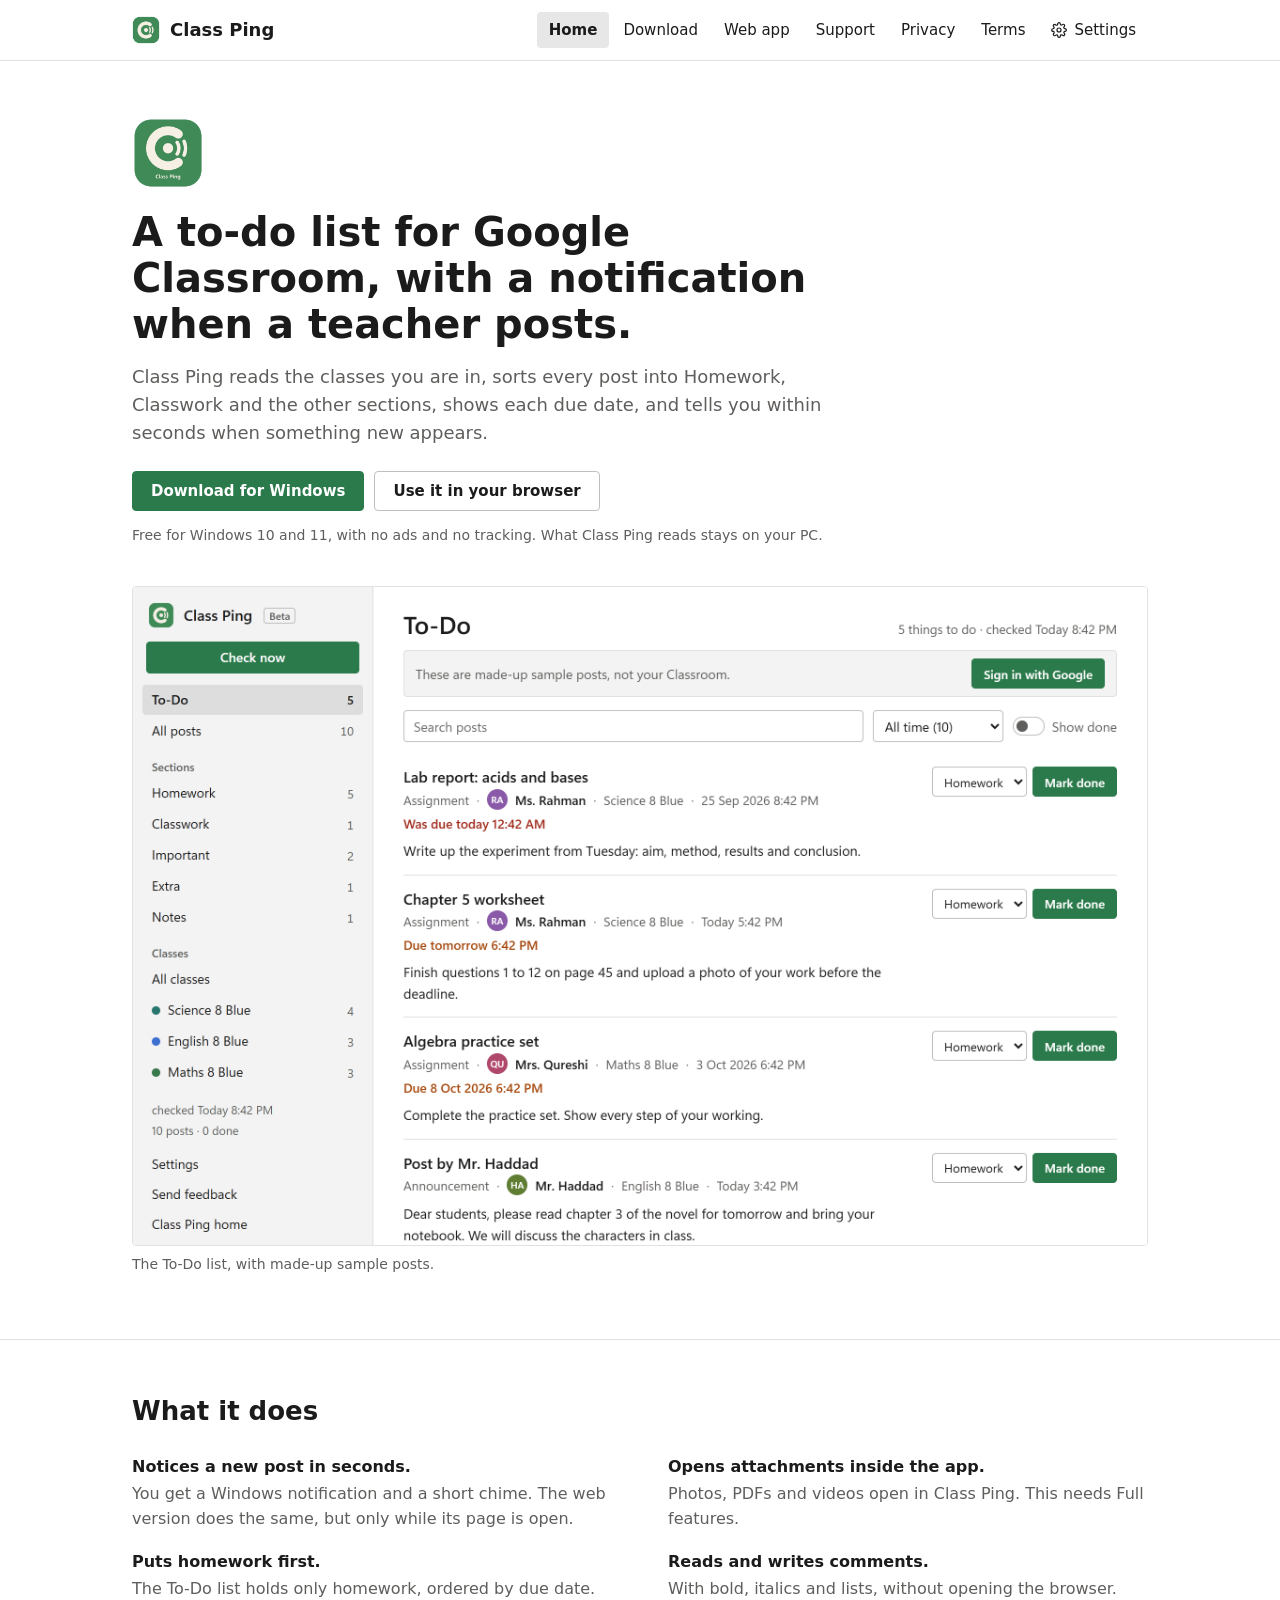
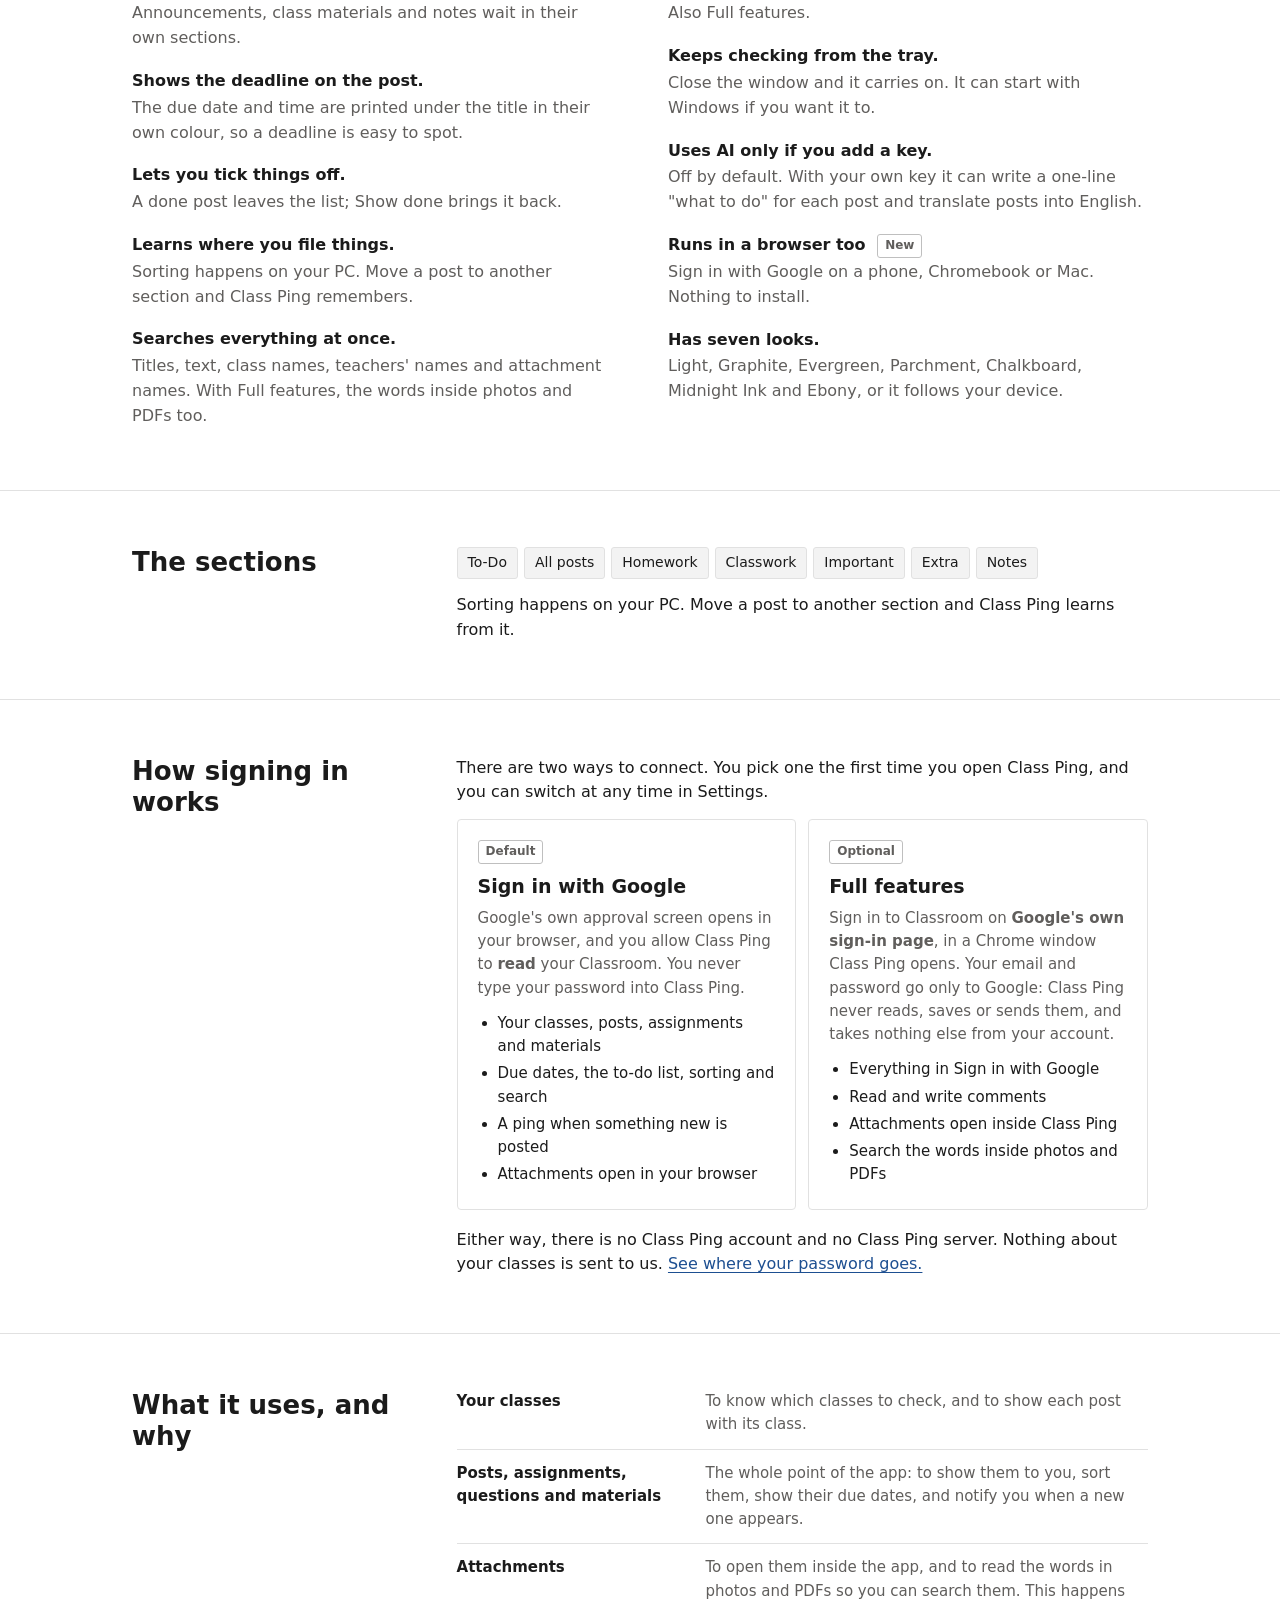
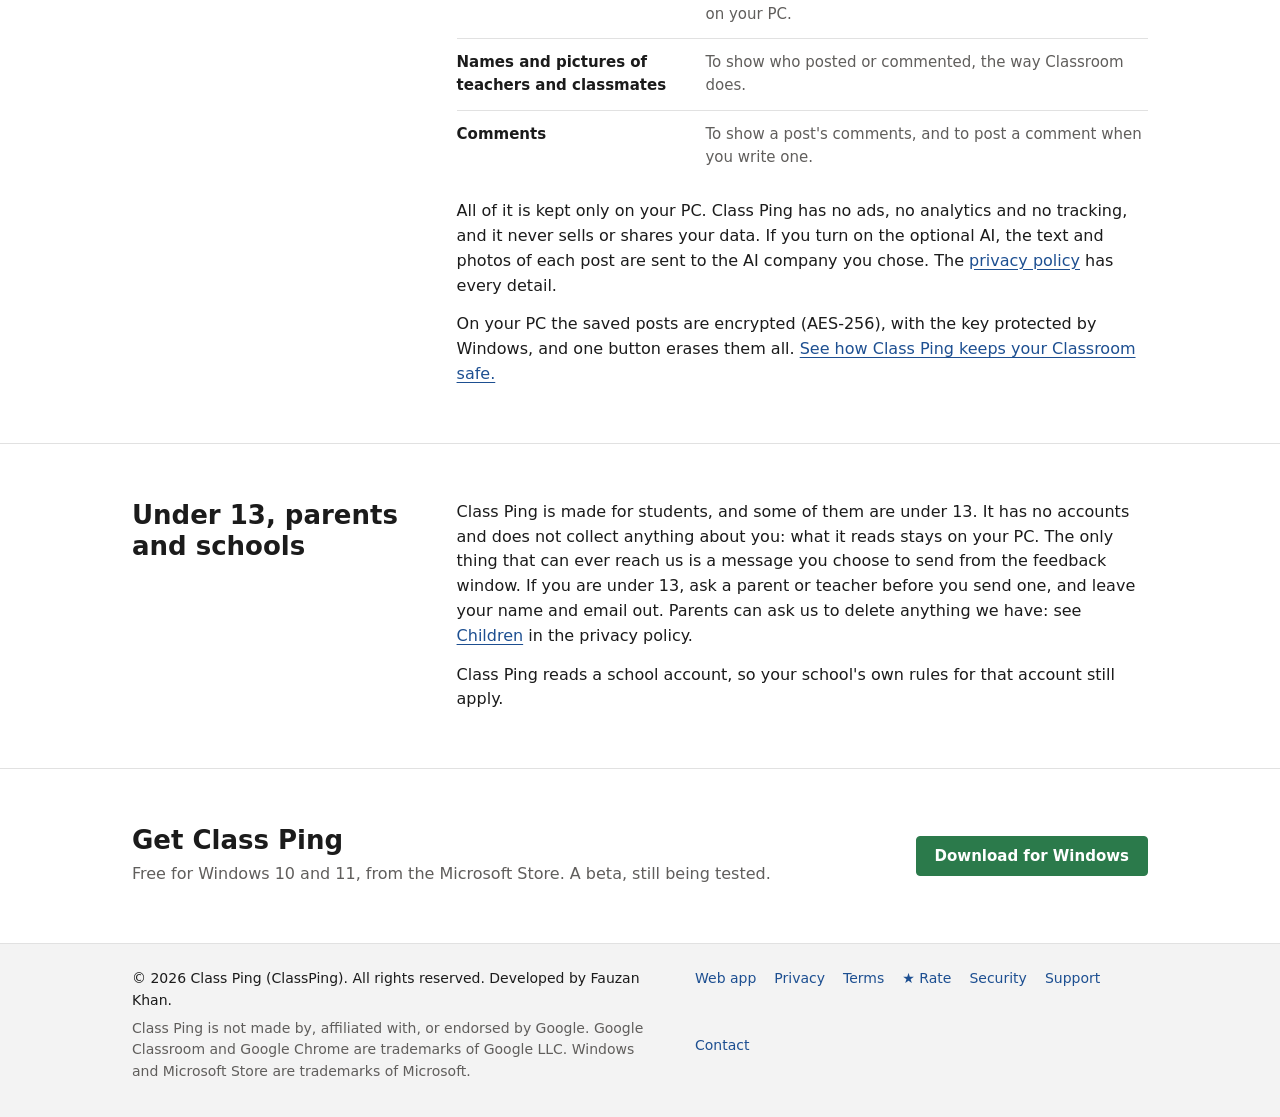
<file: index.html>
<!doctype html>
<html lang="en">
<head>
  <meta charset="utf-8">
  <meta name="viewport" content="width=device-width, initial-scale=1">
  <meta http-equiv="Content-Security-Policy" content="default-src 'self'; script-src 'self' https://accounts.google.com/gsi/client; connect-src 'self' https://classroom.googleapis.com https://www.googleapis.com https://oauth2.googleapis.com https://accounts.google.com; img-src 'self' data: https:; style-src 'self' 'unsafe-inline' https://accounts.google.com/gsi/style; frame-src https://accounts.google.com; object-src 'none'; base-uri 'self'; form-action 'self'; manifest-src 'self'; worker-src 'self'">
  <meta name="referrer" content="strict-origin-when-cross-origin">
  <meta property="og:site_name" content="Class Ping">
  <meta property="og:title" content="Class Ping: Google Classroom to-do list and notifications">
  <meta property="og:description" content="Your Google Classroom, sorted into a to-do list, with a ping when something is new. Free for Windows.">
  <meta property="og:image" content="https://classping.wazeem.com/social.png?v=6">
  <meta property="og:image:width" content="1200">
  <meta property="og:image:height" content="630">
  <meta name="twitter:card" content="summary_large_image">
  <title>Class Ping: Google Classroom to-do list and notifications</title>
  <meta name="description" content="Class Ping (ClassPing) is a free Windows app for students: your Google Classroom posts, sorted into a to-do list, with a notification when something new is posted.">
  <link rel="canonical" href="https://classping.wazeem.com/">
<script type="application/ld+json">{
 "@context": "https://schema.org",
 "@type": "SoftwareApplication",
 "name": "Class Ping",
 "alternateName": "ClassPing",
 "applicationCategory": "EducationalApplication",
 "operatingSystem": "Windows 10, Windows 11, Web Browser",
 "installUrl": "https://apps.microsoft.com/detail/9n9698qbxttg",
 "description": "Your Google Classroom posts sorted into a to-do list, with a notification when something is new. Free, read-only, no ads.",
 "url": "https://classping.wazeem.com/app/",
 "author": {"@type": "Person", "name": "Fauzan Khan"},
 "image": "https://classping.wazeem.com/social.png",
 "offers": {
  "@type": "Offer",
  "price": "0",
  "priceCurrency": "USD"
 }
}</script>
<script type="application/ld+json">{"@context": "https://schema.org", "@type": "WebSite", "name": "Class Ping", "alternateName": ["ClassPing"], "url": "https://classping.wazeem.com/"}</script>
<link rel="icon" href="/favicon.ico" sizes="any">
<link rel="icon" type="image/png" sizes="192x192" href="/logo.png">
  <link rel="apple-touch-icon" href="apple-touch-icon.png?v=6">
  <link rel="stylesheet" href="style.css?v=19">
  <script src="site.js?v=12"></script>
</head>
<body>

<header class="top">
  <div class="wrap">
    <a class="brand" href="./"><img src="logo.png?v=6" alt="" width="30" height="30">Class Ping</a>
    <button type="button" class="menu-toggle" aria-expanded="false" aria-controls="site-nav"><span class="bars" aria-hidden="true"></span>Menu</button>
    <nav id="site-nav" aria-label="Pages">
      <a href="./" aria-current="page">Home</a>
      <a href="download.html">Download</a>
      <a href="app/">Web app</a>
      <a href="support.html">Support</a>
      <a href="privacy.html">Privacy</a>
      <a href="terms.html">Terms</a>
      <a class="nav-settings" href="settings.html"><svg viewBox="0 0 24 24" fill="none" stroke="currentColor" stroke-width="1.8" stroke-linecap="round" stroke-linejoin="round" aria-hidden="true"><circle cx="12" cy="12" r="3"/><path d="M19.4 15a1.7 1.7 0 0 0 .3 1.8l.1.1a2 2 0 1 1-2.8 2.8l-.1-.1a1.7 1.7 0 0 0-1.8-.3 1.7 1.7 0 0 0-1 1.5V21a2 2 0 1 1-4 0v-.1a1.7 1.7 0 0 0-1.1-1.5 1.7 1.7 0 0 0-1.8.3l-.1.1a2 2 0 1 1-2.8-2.8l.1-.1a1.7 1.7 0 0 0 .3-1.8 1.7 1.7 0 0 0-1.5-1H3a2 2 0 1 1 0-4h.1a1.7 1.7 0 0 0 1.5-1.1 1.7 1.7 0 0 0-.3-1.8l-.1-.1a2 2 0 1 1 2.8-2.8l.1.1a1.7 1.7 0 0 0 1.8.3H9a1.7 1.7 0 0 0 1-1.5V3a2 2 0 1 1 4 0v.1a1.7 1.7 0 0 0 1 1.5 1.7 1.7 0 0 0 1.8-.3l.1-.1a2 2 0 1 1 2.8 2.8l-.1.1a1.7 1.7 0 0 0-.3 1.8V9a1.7 1.7 0 0 0 1.5 1H21a2 2 0 1 1 0 4h-.1a1.7 1.7 0 0 0-1.5 1z"/></svg><span>Settings</span></a>
    </nav>
  </div>
</header>

<main>

  <section class="wrap hero">
    <div class="hero-text">
      <img class="hero-logo" src="logo-name.png?v=6" alt="Class Ping logo" width="72" height="72">
      <h1>A to-do list for Google Classroom, with a notification when a teacher posts.</h1>
      <p class="lead">Class Ping reads the classes you are in, sorts every post into Homework, Classwork and the other sections, shows each due date, and tells you within seconds when something new appears.</p>
      <div class="actions">
        <a class="button" href="https://get.microsoft.com/installer/download/9N9698QBXTTG" rel="noopener">Download for Windows</a>
        <a class="button quiet" href="app/">Use it in your browser</a>
      </div>
      <p class="note">Free for Windows 10 and 11, with no ads and no tracking. What Class Ping reads stays on your PC.</p>
    </div>

    <figure class="shot">
      <picture>
        <source media="(max-width: 640px) and (prefers-color-scheme: dark)" srcset="img/home-todo-phone-dark.png?v=1">
        <source media="(max-width: 640px)" srcset="img/home-todo-phone.png?v=1">
        <source media="(prefers-color-scheme: dark)" srcset="img/home-todo-dark.png?v=1">
        <img src="img/home-todo.png?v=1" data-home="img/home-todo" width="1080" height="700" alt="The To-Do list in Class Ping: a sidebar of sections and classes, and a list of homework with due dates and a Mark done button on each post. The classes and posts are made up.">
      </picture>
      <figcaption>The To-Do list, with made-up sample posts.</figcaption>
    </figure>
  </section>

  <section class="band">
    <div class="wrap">
      <div class="section-head">
        <h2>What it does</h2>
      </div>
      <ul class="points">
        <li><strong>Notices a new post in seconds.</strong> <span>You get a Windows notification and a short chime. The web version does the same, but only while its page is open.</span></li>
        <li><strong>Puts homework first.</strong> <span>The To-Do list holds only homework, ordered by due date. Announcements, class materials and notes wait in their own sections.</span></li>
        <li><strong>Shows the deadline on the post.</strong> <span>The due date and time are printed under the title in their own colour, so a deadline is easy to spot.</span></li>
        <li><strong>Lets you tick things off.</strong> <span>A done post leaves the list; Show done brings it back.</span></li>
        <li><strong>Learns where you file things.</strong> <span>Sorting happens on your PC. Move a post to another section and Class Ping remembers.</span></li>
        <li><strong>Searches everything at once.</strong> <span>Titles, text, class names, teachers' names and attachment names. With Full features, the words inside photos and PDFs too.</span></li>
        <li><strong>Opens attachments inside the app.</strong> <span>Photos, PDFs and videos open in Class Ping. This needs Full features.</span></li>
        <li><strong>Reads and writes comments.</strong> <span>With bold, italics and lists, without opening the browser. Also Full features.</span></li>
        <li><strong>Keeps checking from the tray.</strong> <span>Close the window and it carries on. It can start with Windows if you want it to.</span></li>
        <li><strong>Uses AI only if you add a key.</strong> <span>Off by default. With your own key it can write a one-line "what to do" for each post and translate posts into English.</span></li>
        <li><strong>Runs in a browser too <span class="tag">New</span></strong> <span>Sign in with Google on a phone, Chromebook or Mac. Nothing to install.</span></li>
        <li><strong>Has seven looks.</strong> <span>Light, Graphite, Evergreen, Parchment, Chalkboard, Midnight Ink and Ebony, or it follows your device.</span></li>
      </ul>
    </div>
  </section>

  <section class="band">
    <div class="wrap split">
      <h2>The sections</h2>
      <div class="body">
        <ul class="sections">
          <li>To-Do</li><li>All posts</li><li>Homework</li><li>Classwork</li><li>Important</li><li>Extra</li><li>Notes</li>
        </ul>
        <p>Sorting happens on your PC. Move a post to another section and Class Ping learns from it.</p>
      </div>
    </div>
  </section>

  <section class="band">
    <div class="wrap split">
      <h2>How signing in works</h2>
      <div class="body">
        <p>There are two ways to connect. You pick one the first time you open Class Ping, and you can switch at any time in Settings.</p>
        <div class="modes">
          <div class="mode">
            <span class="badge">Default</span>
            <h3>Sign in with Google</h3>
            <p>Google's own approval screen opens in your browser, and you allow Class Ping to <strong>read</strong> your Classroom. You never type your password into Class Ping.</p>
            <ul class="gets">
              <li>Your classes, posts, assignments and materials</li>
              <li>Due dates, the to-do list, sorting and search</li>
              <li>A ping when something new is posted</li>
              <li>Attachments open in your browser</li>
            </ul>
          </div>
          <div class="mode">
            <span class="badge">Optional</span>
            <h3>Full features</h3>
            <p>Sign in to Classroom on <strong>Google's own sign-in page</strong>, in a Chrome window Class Ping opens. Your email and password go only to Google: Class Ping never reads, saves or sends them, and takes nothing else from your account.</p>
            <ul class="gets">
              <li>Everything in Sign in with Google</li>
              <li>Read and write comments</li>
              <li>Attachments open inside Class Ping</li>
              <li>Search the words inside photos and PDFs</li>
            </ul>
          </div>
        </div>
        <p>Either way, there is no Class Ping account and no Class Ping server. Nothing about your classes is sent to us. <a href="privacy.html#google-sign-in">See where your password goes.</a></p>
      </div>
    </div>
  </section>

  <section class="band">
    <div class="wrap split">
      <h2>What it uses, and why</h2>
      <div class="body">
        <table class="uses">
          <tr><th>Your classes</th><td>To know which classes to check, and to show each post with its class.</td></tr>
          <tr><th>Posts, assignments, questions and materials</th><td>The whole point of the app: to show them to you, sort them, show their due dates, and notify you when a new one appears.</td></tr>
          <tr><th>Attachments</th><td>To open them inside the app, and to read the words in photos and PDFs so you can search them. This happens on your PC.</td></tr>
          <tr><th>Names and pictures of teachers and classmates</th><td>To show who posted or commented, the way Classroom does.</td></tr>
          <tr><th>Comments</th><td>To show a post's comments, and to post a comment when you write one.</td></tr>
        </table>
        <p>All of it is kept only on your PC. Class Ping has no ads, no analytics and no tracking, and it never sells or shares your data. If you turn on the optional AI, the text and photos of each post are sent to the AI company you chose. The <a href="privacy.html">privacy policy</a> has every detail.</p>
        <p>On your PC the saved posts are encrypted (AES-256), with the key protected by Windows, and one button erases them all. <a href="security.html">See how Class Ping keeps your Classroom safe.</a></p>
      </div>
    </div>
  </section>

  <section class="band">
    <div class="wrap split">
      <h2>Under 13, parents and schools</h2>
      <div class="body">
        <p>Class Ping is made for students, and some of them are under 13. It has no accounts and does not collect anything about you: what it reads stays on your PC. The only thing that can ever reach us is a message you choose to send from the feedback window. If you are under 13, ask a parent or teacher before you send one, and leave your name and email out. Parents can ask us to delete anything we have: see <a href="privacy.html#children">Children</a> in the privacy policy.</p>
        <p>Class Ping reads a school account, so your school's own rules for that account still apply.</p>
      </div>
    </div>
  </section>

  <section class="band">
    <div class="wrap cta">
      <div>
        <h2>Get Class Ping</h2>
        <p>Free for Windows 10 and 11, from the Microsoft Store. A beta, still being tested.</p>
      </div>
      <a class="button" href="https://get.microsoft.com/installer/download/9N9698QBXTTG" rel="noopener">Download for Windows</a>
    </div>
  </section>

</main>

<footer>
  <div class="wrap">
    <div>
      <p class="copyright">&copy; 2026 Class Ping (ClassPing). All rights reserved. Developed by Fauzan Khan.</p>
      <p>Class Ping is not made by, affiliated with, or endorsed by Google. Google Classroom and Google Chrome are trademarks of Google LLC. Windows and Microsoft Store are trademarks of Microsoft.</p>
    </div>
    <div class="foot-links"><a href="app/">Web app</a><a href="privacy.html">Privacy</a><a href="terms.html">Terms</a><a href="https://apps.microsoft.com/detail/9n9698qbxttg" rel="noopener">&#9733; Rate</a><a href="security.html">Security</a><a href="support.html">Support</a><a href="mailto:classpingsupport@gmail.com">Contact</a></div>
  </div>
</footer>

</body>
</html>
</file>
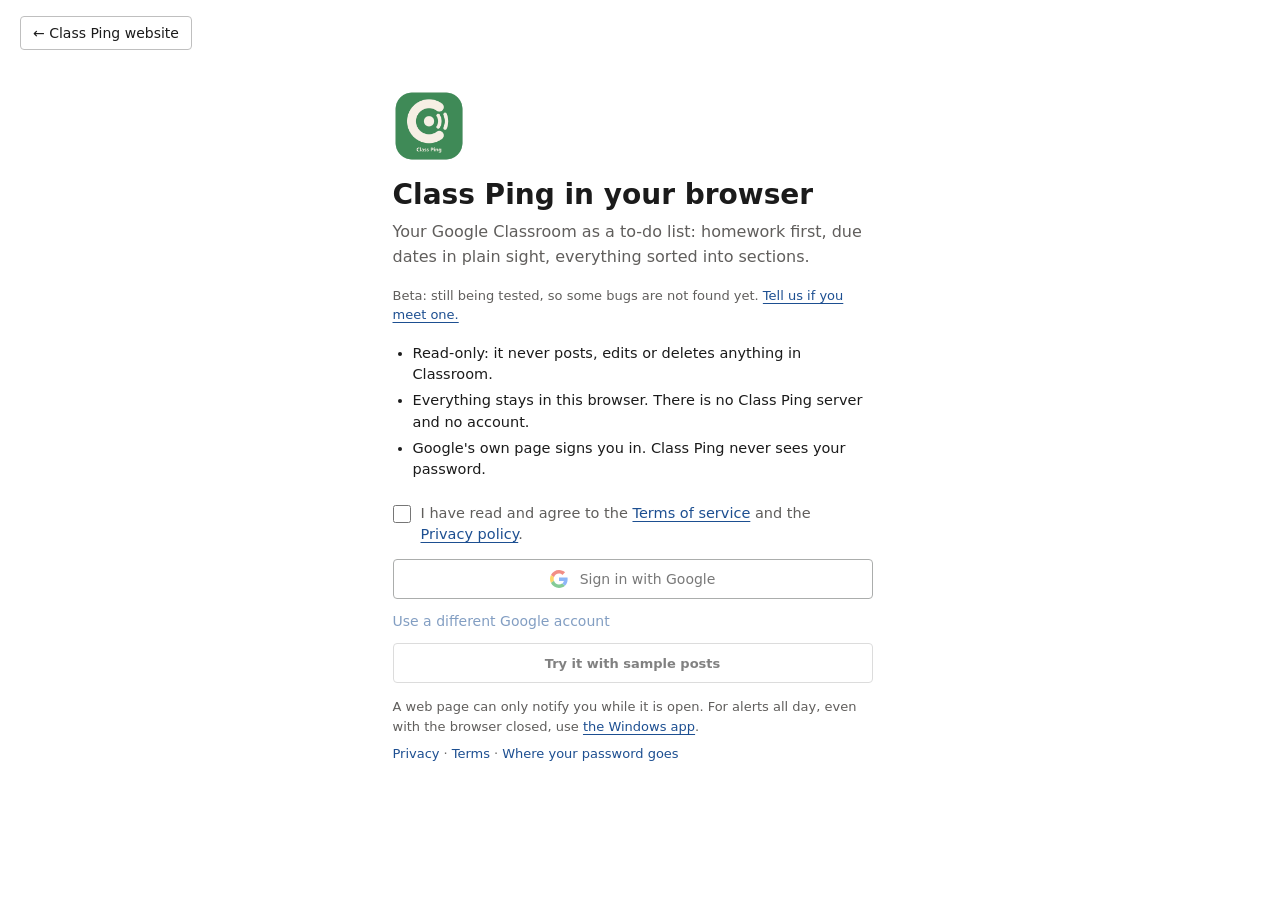
<file: app/index.html>
<!doctype html>
<html lang="en">
<head>
  <meta charset="utf-8">
  <meta name="viewport" content="width=device-width, initial-scale=1">
  <meta http-equiv="Content-Security-Policy" content="default-src 'self'; script-src 'self' https://accounts.google.com/gsi/client; connect-src 'self' https://classroom.googleapis.com https://www.googleapis.com https://oauth2.googleapis.com https://accounts.google.com; img-src 'self' data: https:; style-src 'self' 'unsafe-inline' https://accounts.google.com/gsi/style; frame-src https://accounts.google.com; object-src 'none'; base-uri 'self'; form-action 'self'; manifest-src 'self'; worker-src 'self'">
  <meta name="referrer" content="strict-origin-when-cross-origin">
  <meta property="og:site_name" content="Class Ping">
  <meta property="og:title" content="Class Ping Web: Google Classroom to-do list in your browser">
  <meta property="og:description" content="Your Google Classroom as a to-do list, in the browser. Read-only; everything stays in your browser.">
  <meta property="og:image" content="https://classping.wazeem.com/social.png?v=6">
  <meta name="twitter:card" content="summary_large_image">
  <meta name="theme-color" content="#FFFFFF" media="(prefers-color-scheme: light)">
  <meta name="theme-color" content="#202020" media="(prefers-color-scheme: dark)">
  <title>Class Ping Web: Google Classroom to-do list in your browser</title>
  <meta name="description" content="Class Ping in your browser: your Google Classroom as a to-do list. Read-only, with everything kept in your browser.">
  <link rel="canonical" href="https://classping.wazeem.com/app/">
<script type="application/ld+json">{
 "@context": "https://schema.org",
 "@type": "SoftwareApplication",
 "name": "Class Ping",
 "applicationCategory": "EducationalApplication",
 "operatingSystem": "Web Browser",
 "description": "Your Google Classroom posts sorted into a to-do list, with a notification when something is new. Free, read-only, no ads.",
 "url": "https://classping.wazeem.com/app/",
 "image": "https://classping.wazeem.com/social.png",
 "offers": {
  "@type": "Offer",
  "price": "0",
  "priceCurrency": "USD"
 }
}</script>
<link rel="icon" href="/favicon.ico" sizes="any">
<link rel="icon" type="image/png" sizes="192x192" href="/logo.png">
  <link rel="apple-touch-icon" href="../apple-touch-icon.png?v=6">
  <link rel="manifest" href="manifest.webmanifest">
  <link rel="stylesheet" href="../style.css?v=19">
  <link rel="stylesheet" href="app.css?v=21">
  <script src="../site.js?v=12"></script>
  <script type="module" src="app.js?v=26"></script>
</head>
<body>
  <main style="max-width:640px;margin:0 auto;padding:48px 24px">
    <h1>Class Ping on the web</h1>
    <p>Your Google Classroom posts, sorted into a to-do list, with a notification when something is new. Free and read-only, and everything stays in your browser. Sign in with Google to start.</p>
    <p><a href="../">Class Ping website</a> &middot; <a href="../privacy.html">Privacy policy</a> &middot; <a href="../terms.html">Terms</a></p>
  </main>
  <noscript><p style="padding:24px">Class Ping on the web needs JavaScript turned on in your browser.</p></noscript>
</body>
</html>
</file>
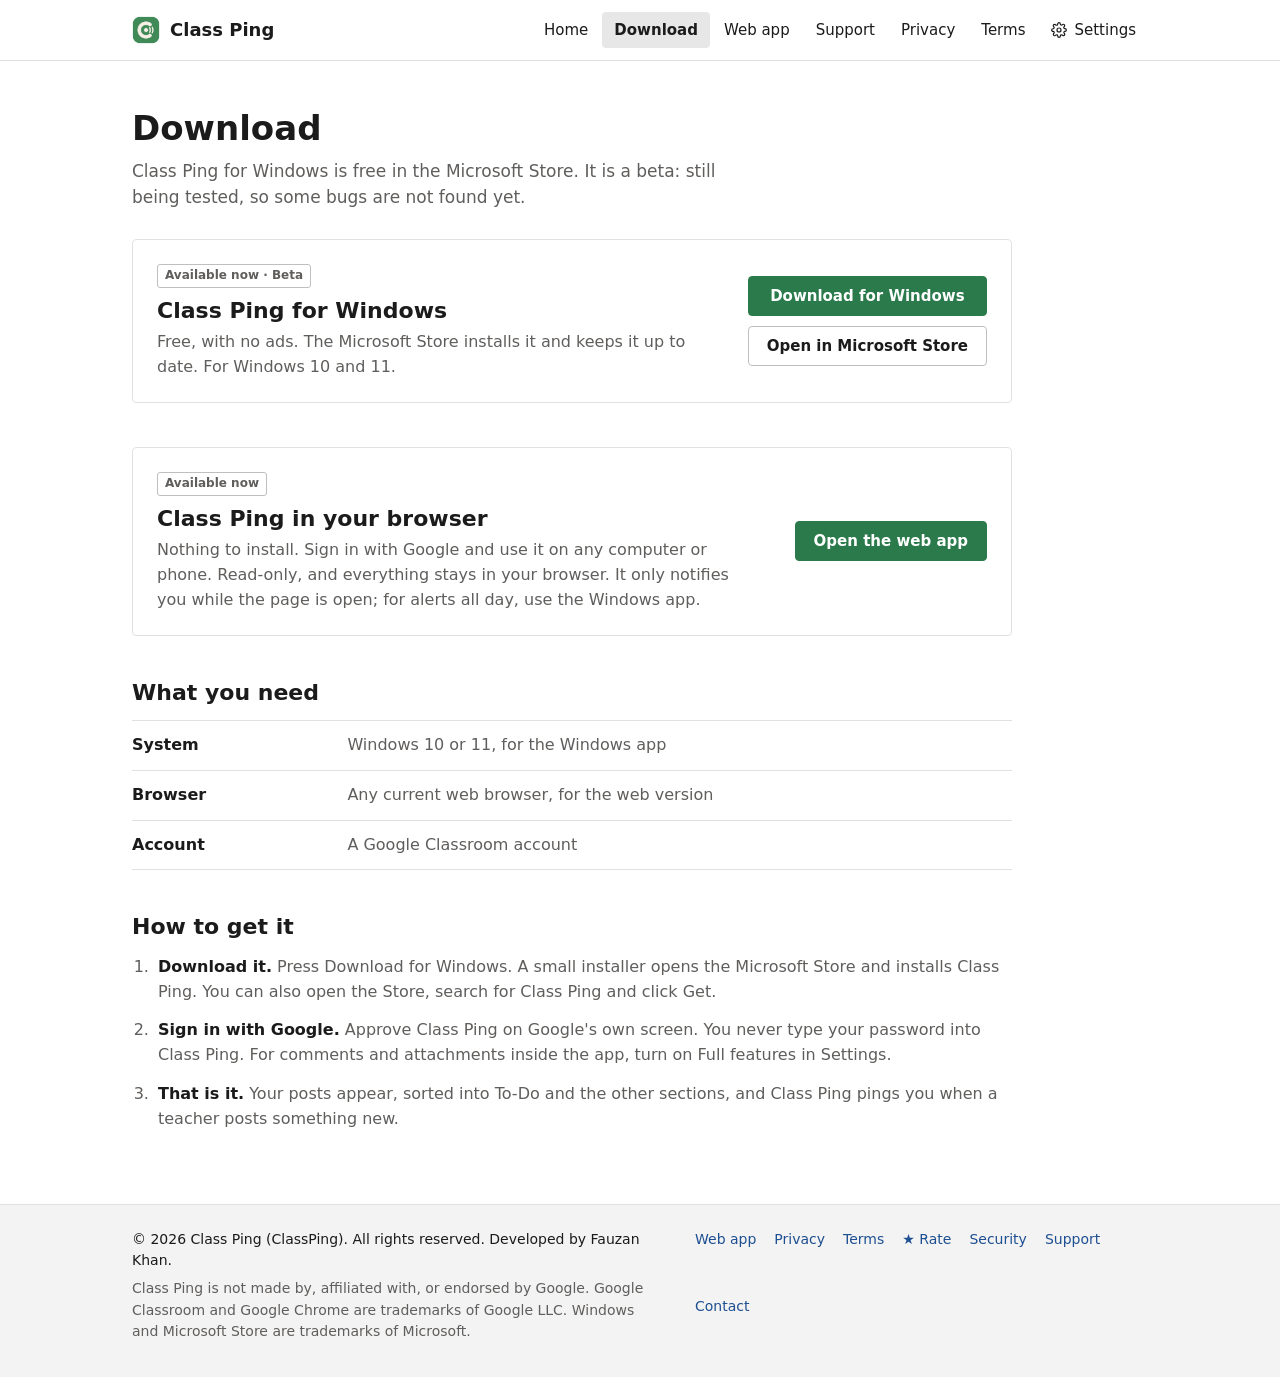
<file: download.html>
<!doctype html>
<html lang="en">
<head>
  <meta charset="utf-8">
  <meta name="viewport" content="width=device-width, initial-scale=1">
  <meta http-equiv="Content-Security-Policy" content="default-src 'self'; script-src 'self' https://accounts.google.com/gsi/client; connect-src 'self' https://classroom.googleapis.com https://www.googleapis.com https://oauth2.googleapis.com https://accounts.google.com; img-src 'self' data: https:; style-src 'self' 'unsafe-inline' https://accounts.google.com/gsi/style; frame-src https://accounts.google.com; object-src 'none'; base-uri 'self'; form-action 'self'; manifest-src 'self'; worker-src 'self'">
  <meta name="referrer" content="strict-origin-when-cross-origin">
  <meta property="og:site_name" content="Class Ping">
  <meta property="og:title" content="Download Class Ping for Windows">
  <meta property="og:description" content="Your Google Classroom, sorted into a to-do list, with a ping when something is new. Free for Windows.">
  <meta property="og:image" content="https://classping.wazeem.com/social.png?v=6">
  <meta property="og:image:width" content="1200">
  <meta property="og:image:height" content="630">
  <meta name="twitter:card" content="summary_large_image">
  <title>Download Class Ping for Windows</title>
  <meta name="description" content="Download Class Ping for Windows from the Microsoft Store: free, with no ads. A beta, still being tested.">
  <link rel="canonical" href="https://classping.wazeem.com/download.html">
<link rel="icon" href="/favicon.ico" sizes="any">
<link rel="icon" type="image/png" sizes="192x192" href="/logo.png">
  <link rel="apple-touch-icon" href="apple-touch-icon.png?v=6">
  <link rel="stylesheet" href="style.css?v=19">
  <script src="site.js?v=12"></script>
</head>
<body>

<header class="top">
  <div class="wrap">
    <a class="brand" href="./"><img src="logo.png?v=6" alt="" width="30" height="30">Class Ping</a>
    <button type="button" class="menu-toggle" aria-expanded="false" aria-controls="site-nav"><span class="bars" aria-hidden="true"></span>Menu</button>
    <nav id="site-nav" aria-label="Pages">
      <a href="./">Home</a>
      <a href="download.html" aria-current="page">Download</a>
      <a href="app/">Web app</a>
      <a href="support.html">Support</a>
      <a href="privacy.html">Privacy</a>
      <a href="terms.html">Terms</a>
      <a class="nav-settings" href="settings.html"><svg viewBox="0 0 24 24" fill="none" stroke="currentColor" stroke-width="1.8" stroke-linecap="round" stroke-linejoin="round" aria-hidden="true"><circle cx="12" cy="12" r="3"/><path d="M19.4 15a1.7 1.7 0 0 0 .3 1.8l.1.1a2 2 0 1 1-2.8 2.8l-.1-.1a1.7 1.7 0 0 0-1.8-.3 1.7 1.7 0 0 0-1 1.5V21a2 2 0 1 1-4 0v-.1a1.7 1.7 0 0 0-1.1-1.5 1.7 1.7 0 0 0-1.8.3l-.1.1a2 2 0 1 1-2.8-2.8l.1-.1a1.7 1.7 0 0 0 .3-1.8 1.7 1.7 0 0 0-1.5-1H3a2 2 0 1 1 0-4h.1a1.7 1.7 0 0 0 1.5-1.1 1.7 1.7 0 0 0-.3-1.8l-.1-.1a2 2 0 1 1 2.8-2.8l.1.1a1.7 1.7 0 0 0 1.8.3H9a1.7 1.7 0 0 0 1-1.5V3a2 2 0 1 1 4 0v.1a1.7 1.7 0 0 0 1 1.5 1.7 1.7 0 0 0 1.8-.3l.1-.1a2 2 0 1 1 2.8 2.8l-.1.1a1.7 1.7 0 0 0-.3 1.8V9a1.7 1.7 0 0 0 1.5 1H21a2 2 0 1 1 0 4h-.1a1.7 1.7 0 0 0-1.5 1z"/></svg><span>Settings</span></a>
    </nav>
  </div>
</header>

<main class="wrap">

  <div class="page-intro">
    <h1>Download</h1>
    <p>Class Ping for Windows is free in the Microsoft Store. It is a beta: still being tested, so some bugs are not found yet.</p>
  </div>

  <div class="page-body">
    <div class="block">
      <div class="download">
        <div>
          <span class="badge">Available now &middot; Beta</span>
          <h2>Class Ping for Windows</h2>
          <p>Free, with no ads. The Microsoft Store installs it and keeps it up to date. For Windows 10 and 11.</p>
        </div>
        <div class="get">
          <a class="button" href="https://get.microsoft.com/installer/download/9N9698QBXTTG" rel="noopener">Download for Windows</a>
          <a class="button quiet" href="https://apps.microsoft.com/detail/9n9698qbxttg" rel="noopener">Open in Microsoft Store</a>
        </div>
      </div>
    </div>

    <div class="block">
      <div class="download">
        <div>
          <span class="badge">Available now</span>
          <h2>Class Ping in your browser</h2>
          <p>Nothing to install. Sign in with Google and use it on any computer or phone. Read-only, and everything stays in your browser. It only notifies you while the page is open; for alerts all day, use the Windows app.</p>
        </div>
        <a class="button" href="app/">Open the web app</a>
      </div>
    </div>

    <div class="block">
      <h2>What you need</h2>
      <dl class="needs">
        <div><dt>System</dt><dd>Windows 10 or 11, for the Windows app</dd></div>
        <div><dt>Browser</dt><dd>Any current web browser, for the web version</dd></div>
        <div><dt>Account</dt><dd>A Google Classroom account</dd></div>
      </dl>
    </div>

    <div class="block">
      <h2>How to get it</h2>
      <ol class="steps">
        <li><strong>Download it.</strong> Press Download for Windows. A small installer opens the Microsoft Store and installs Class Ping. You can also open the Store, search for Class Ping and click Get.</li>
        <li><strong>Sign in with Google.</strong> Approve Class Ping on Google's own screen. You never type your password into Class Ping. For comments and attachments inside the app, turn on Full features in Settings.</li>
        <li><strong>That is it.</strong> Your posts appear, sorted into To-Do and the other sections, and Class Ping pings you when a teacher posts something new.</li>
      </ol>
    </div>
  </div>

</main>

<footer>
  <div class="wrap">
    <div>
      <p class="copyright">&copy; 2026 Class Ping (ClassPing). All rights reserved. Developed by Fauzan Khan.</p>
      <p>Class Ping is not made by, affiliated with, or endorsed by Google. Google Classroom and Google Chrome are trademarks of Google LLC. Windows and Microsoft Store are trademarks of Microsoft.</p>
    </div>
    <div class="foot-links"><a href="app/">Web app</a><a href="privacy.html">Privacy</a><a href="terms.html">Terms</a><a href="https://apps.microsoft.com/detail/9n9698qbxttg" rel="noopener">&#9733; Rate</a><a href="security.html">Security</a><a href="support.html">Support</a><a href="mailto:classpingsupport@gmail.com">Contact</a></div>
  </div>
</footer>

</body>
</html>
</file>
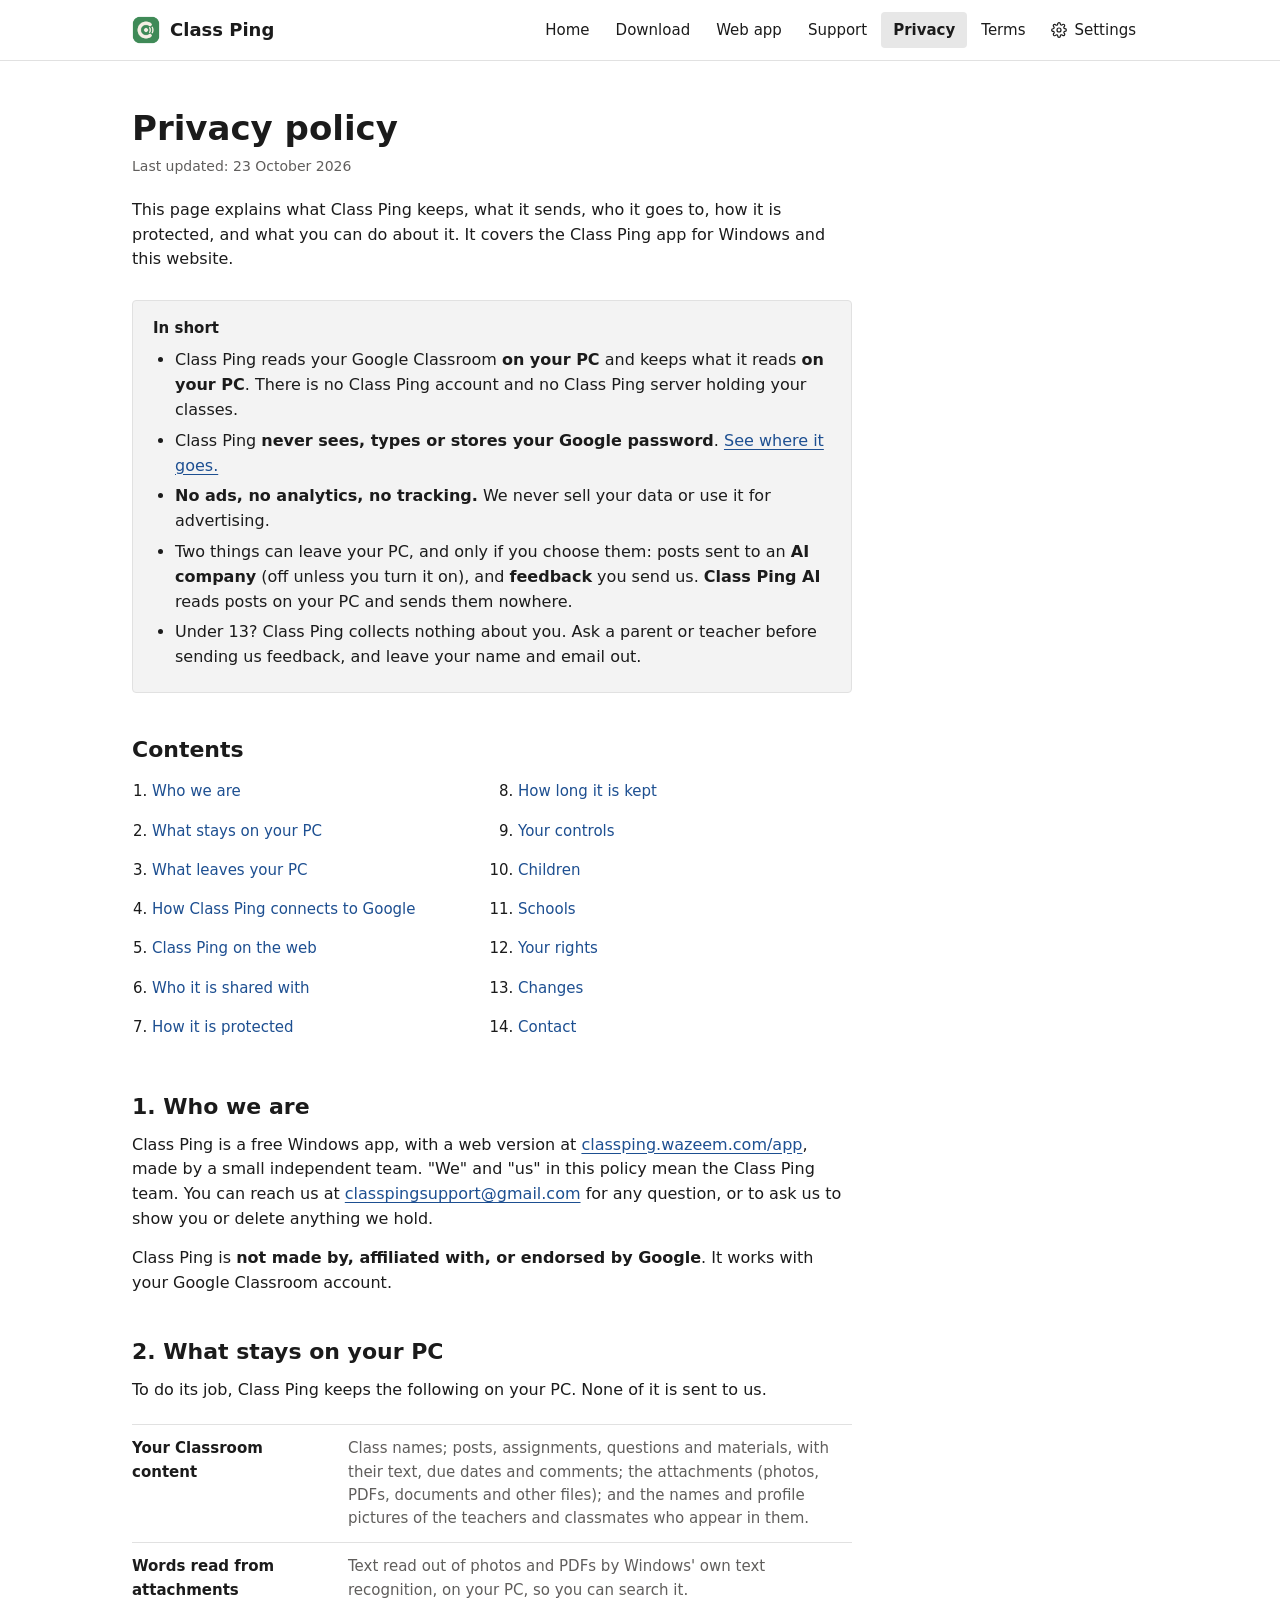
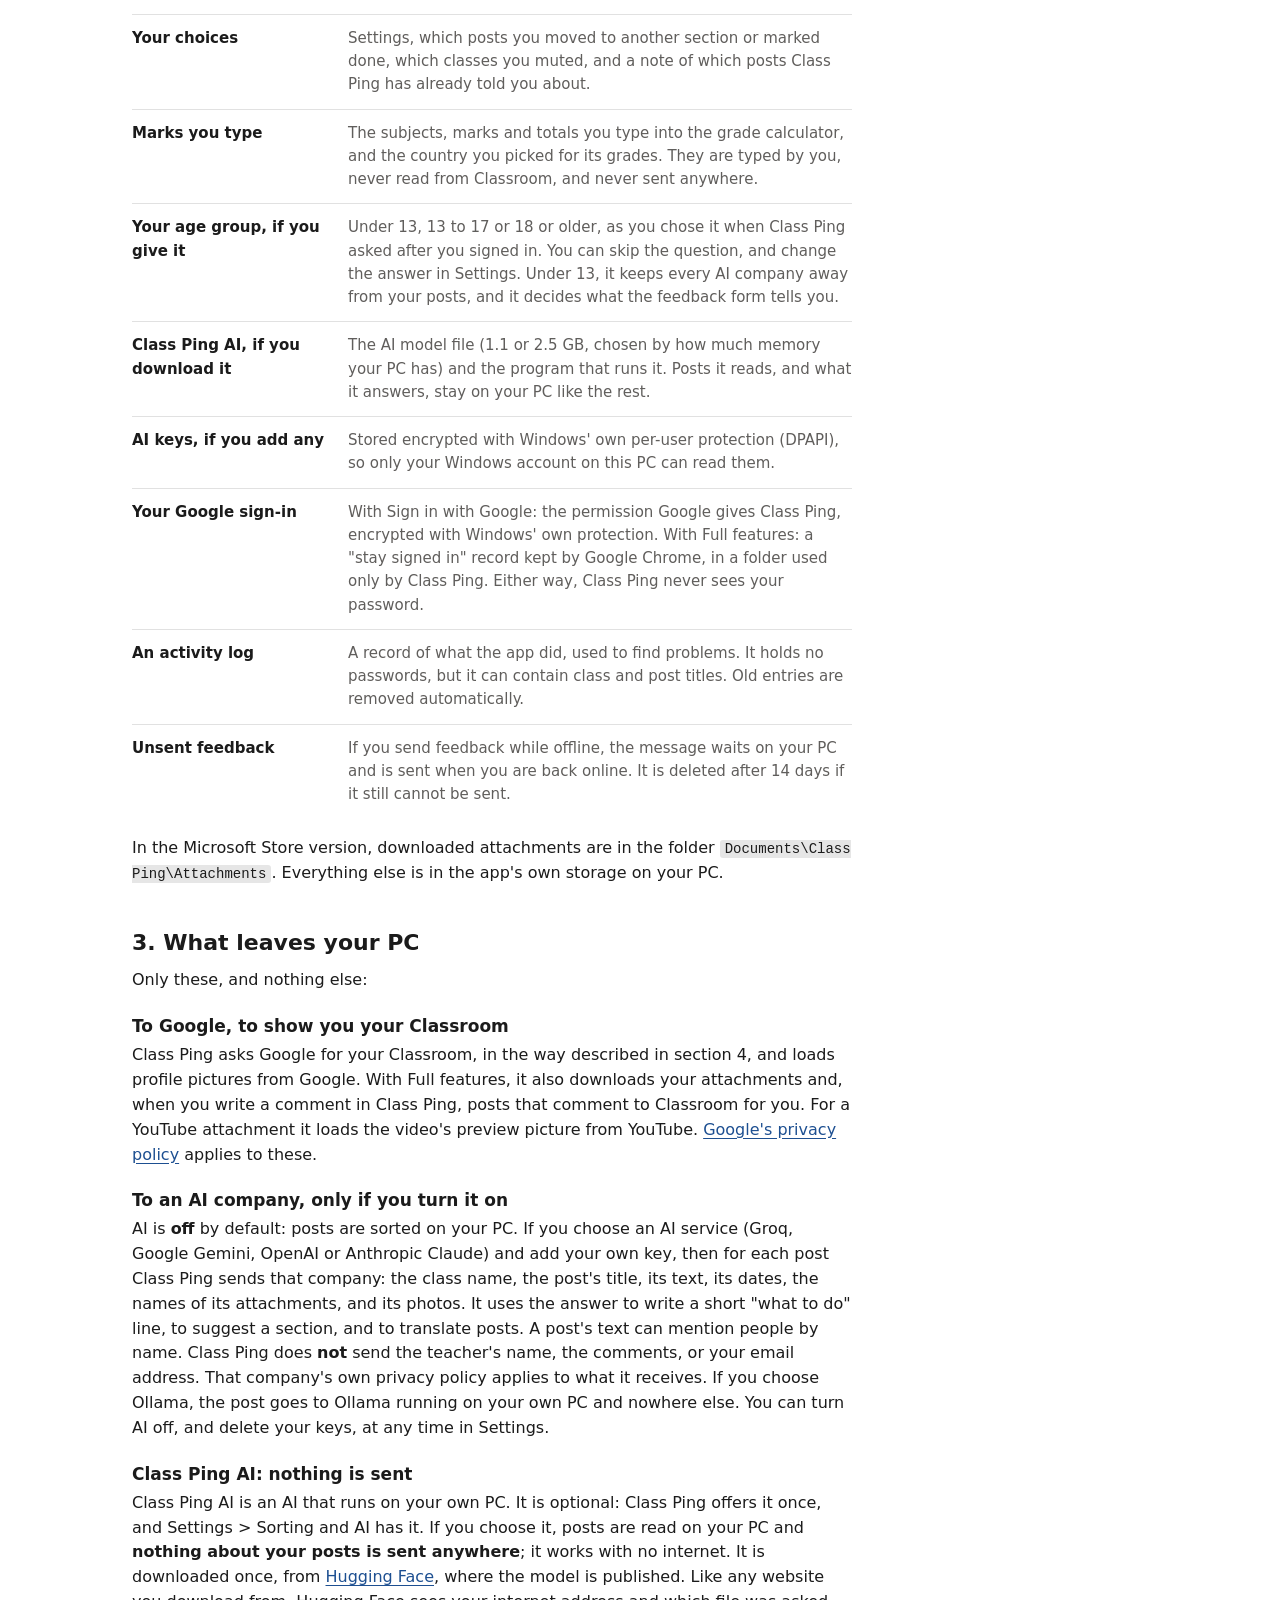
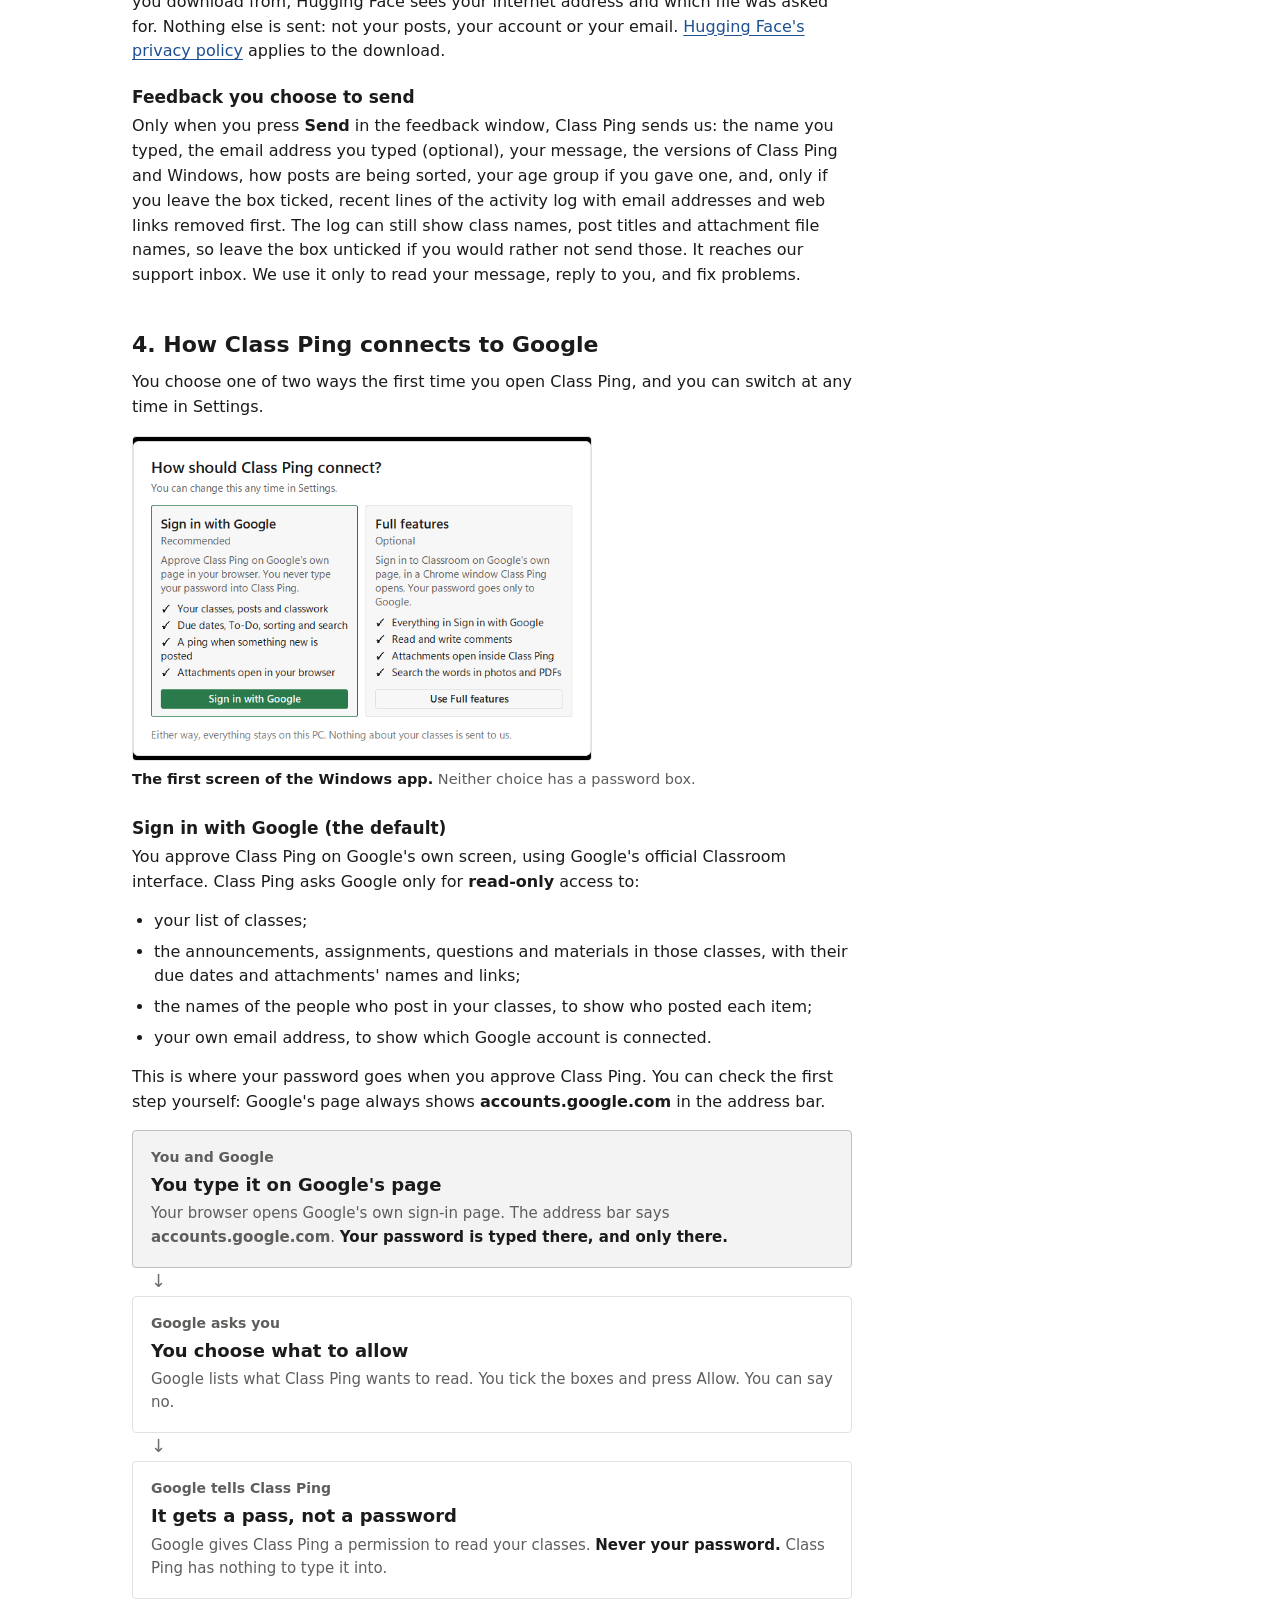
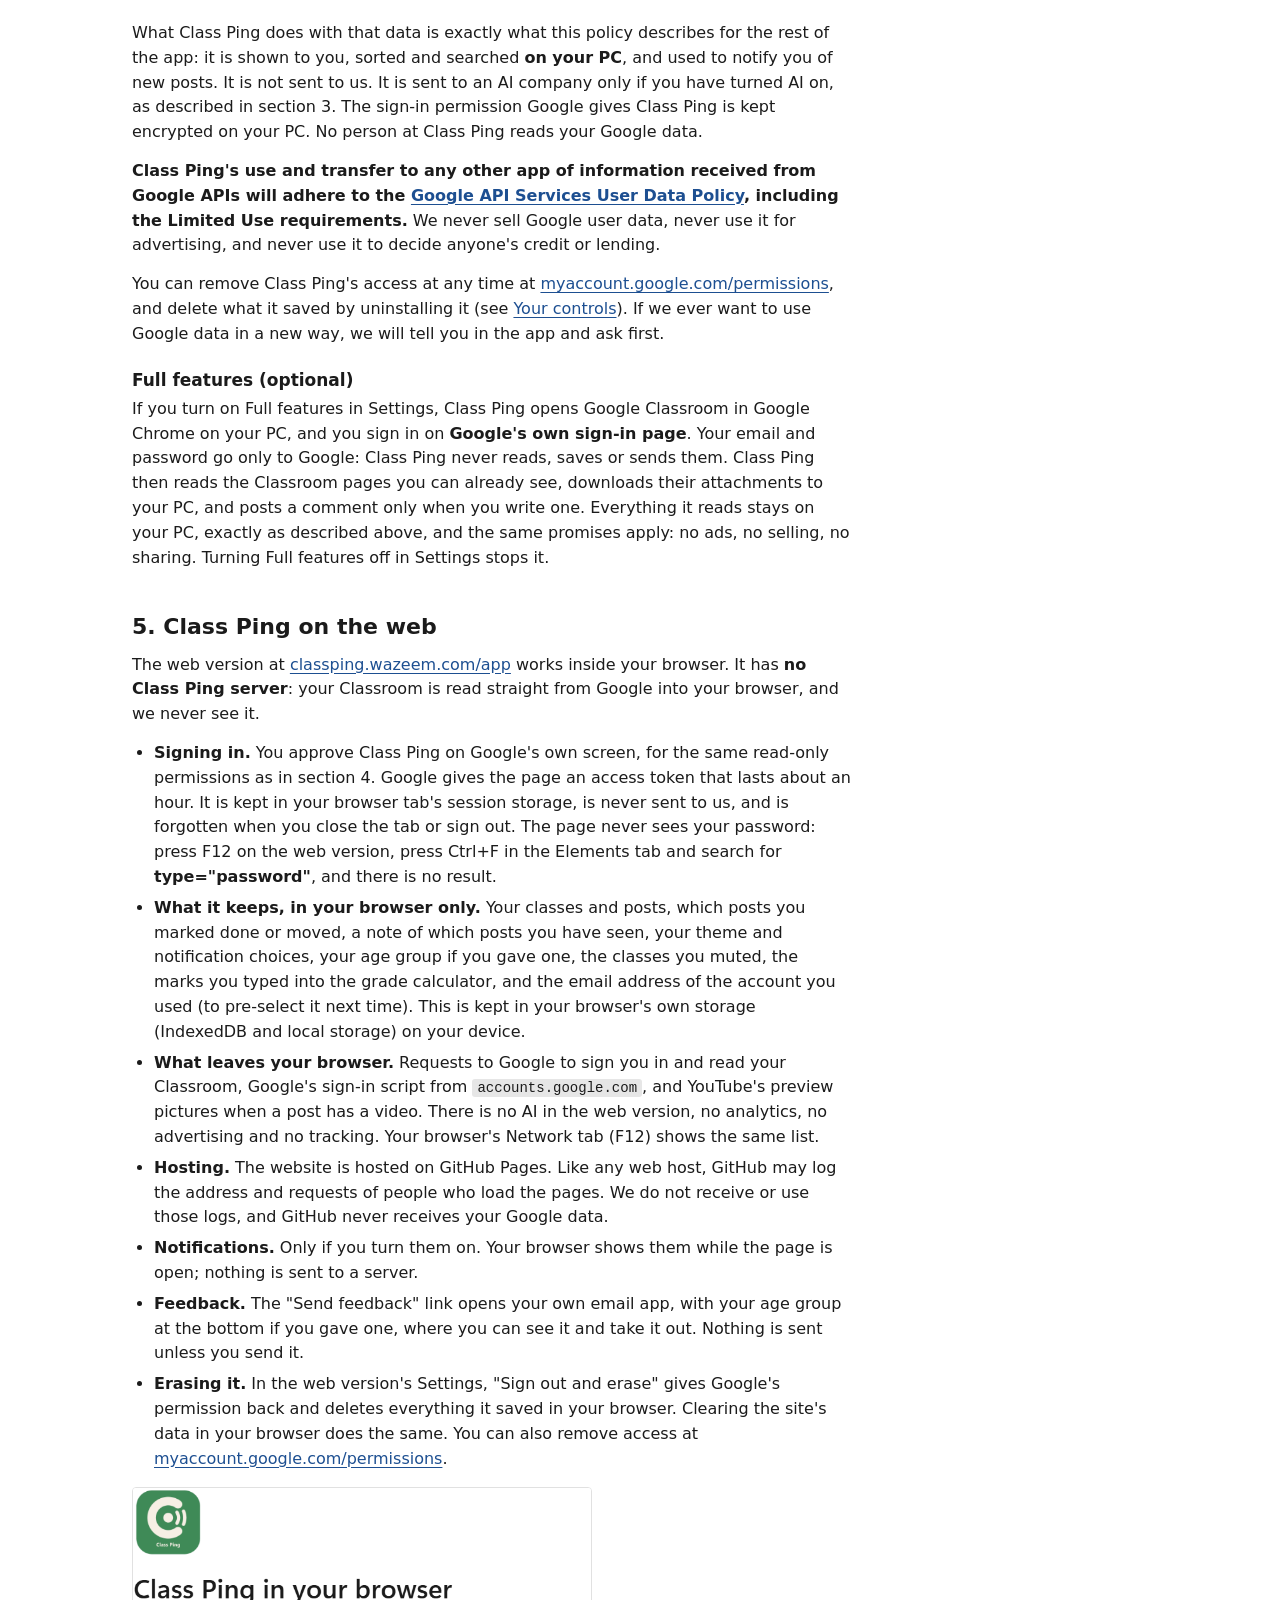
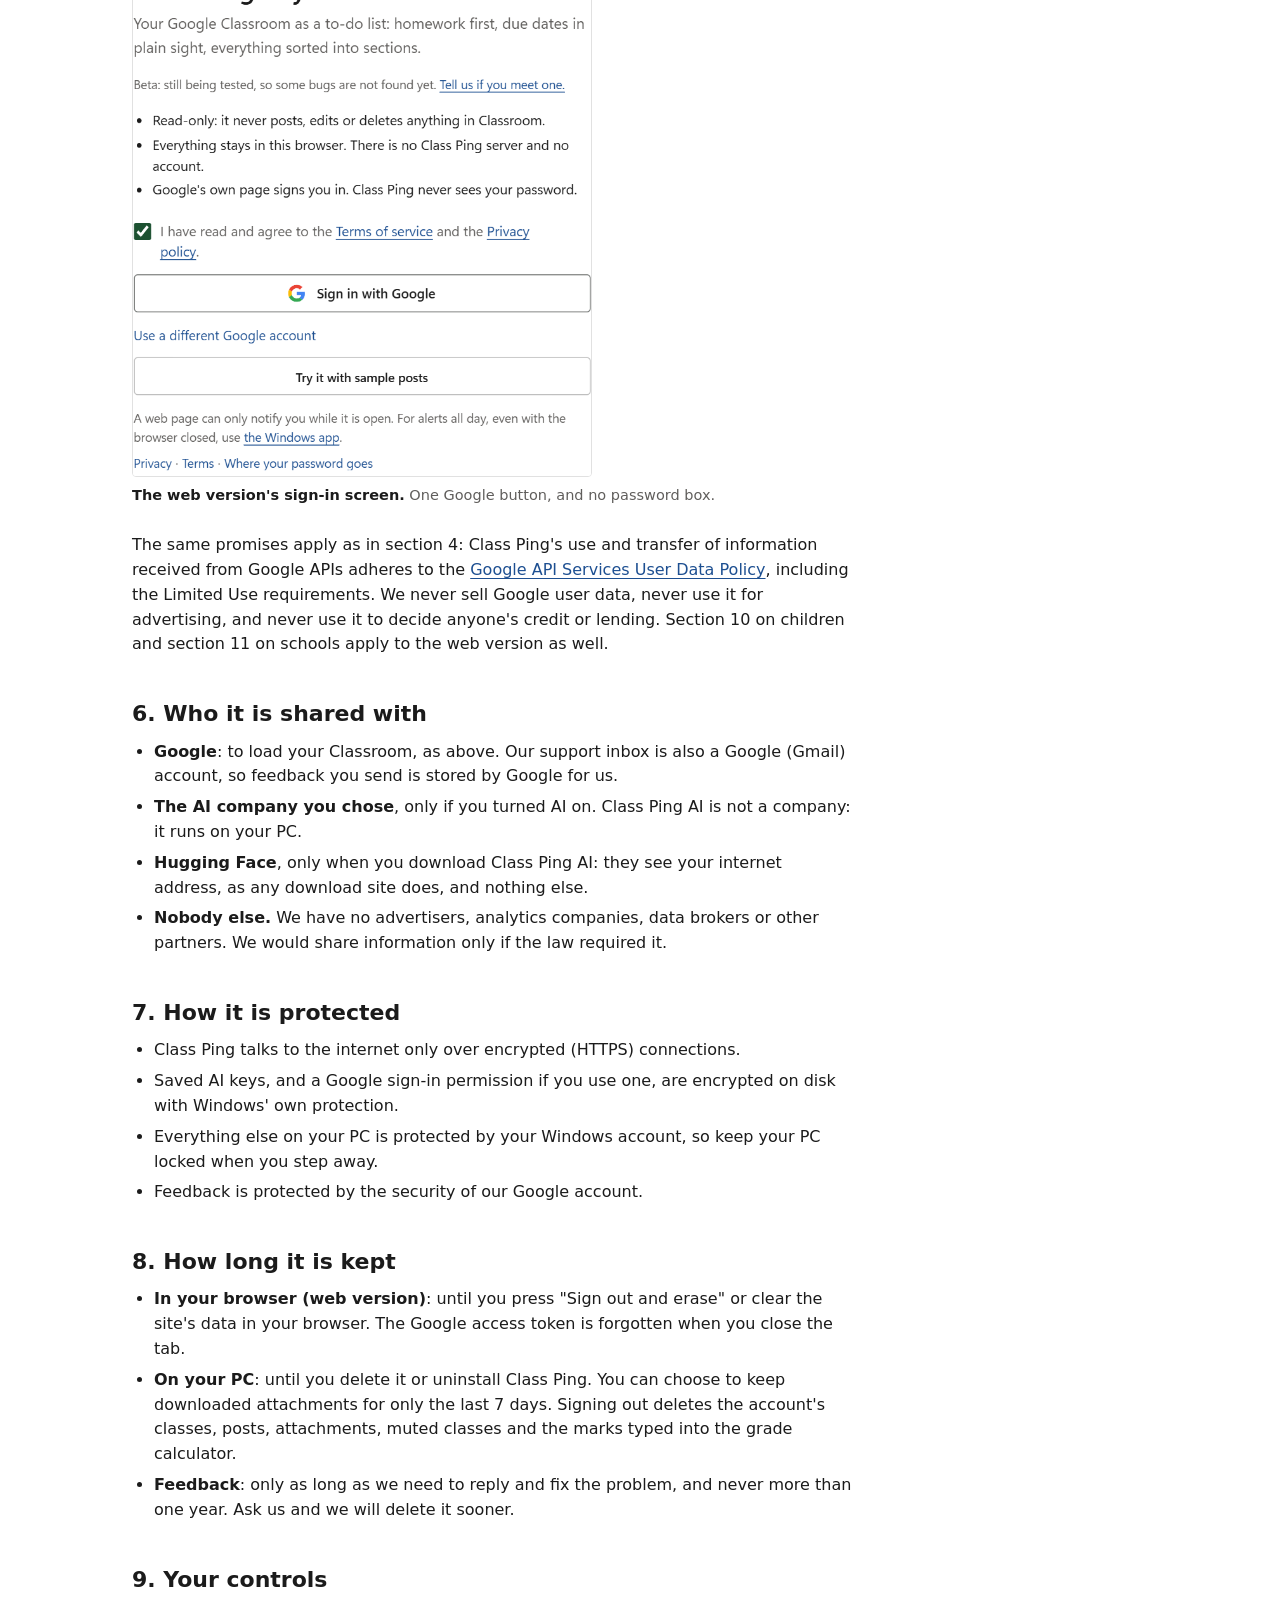
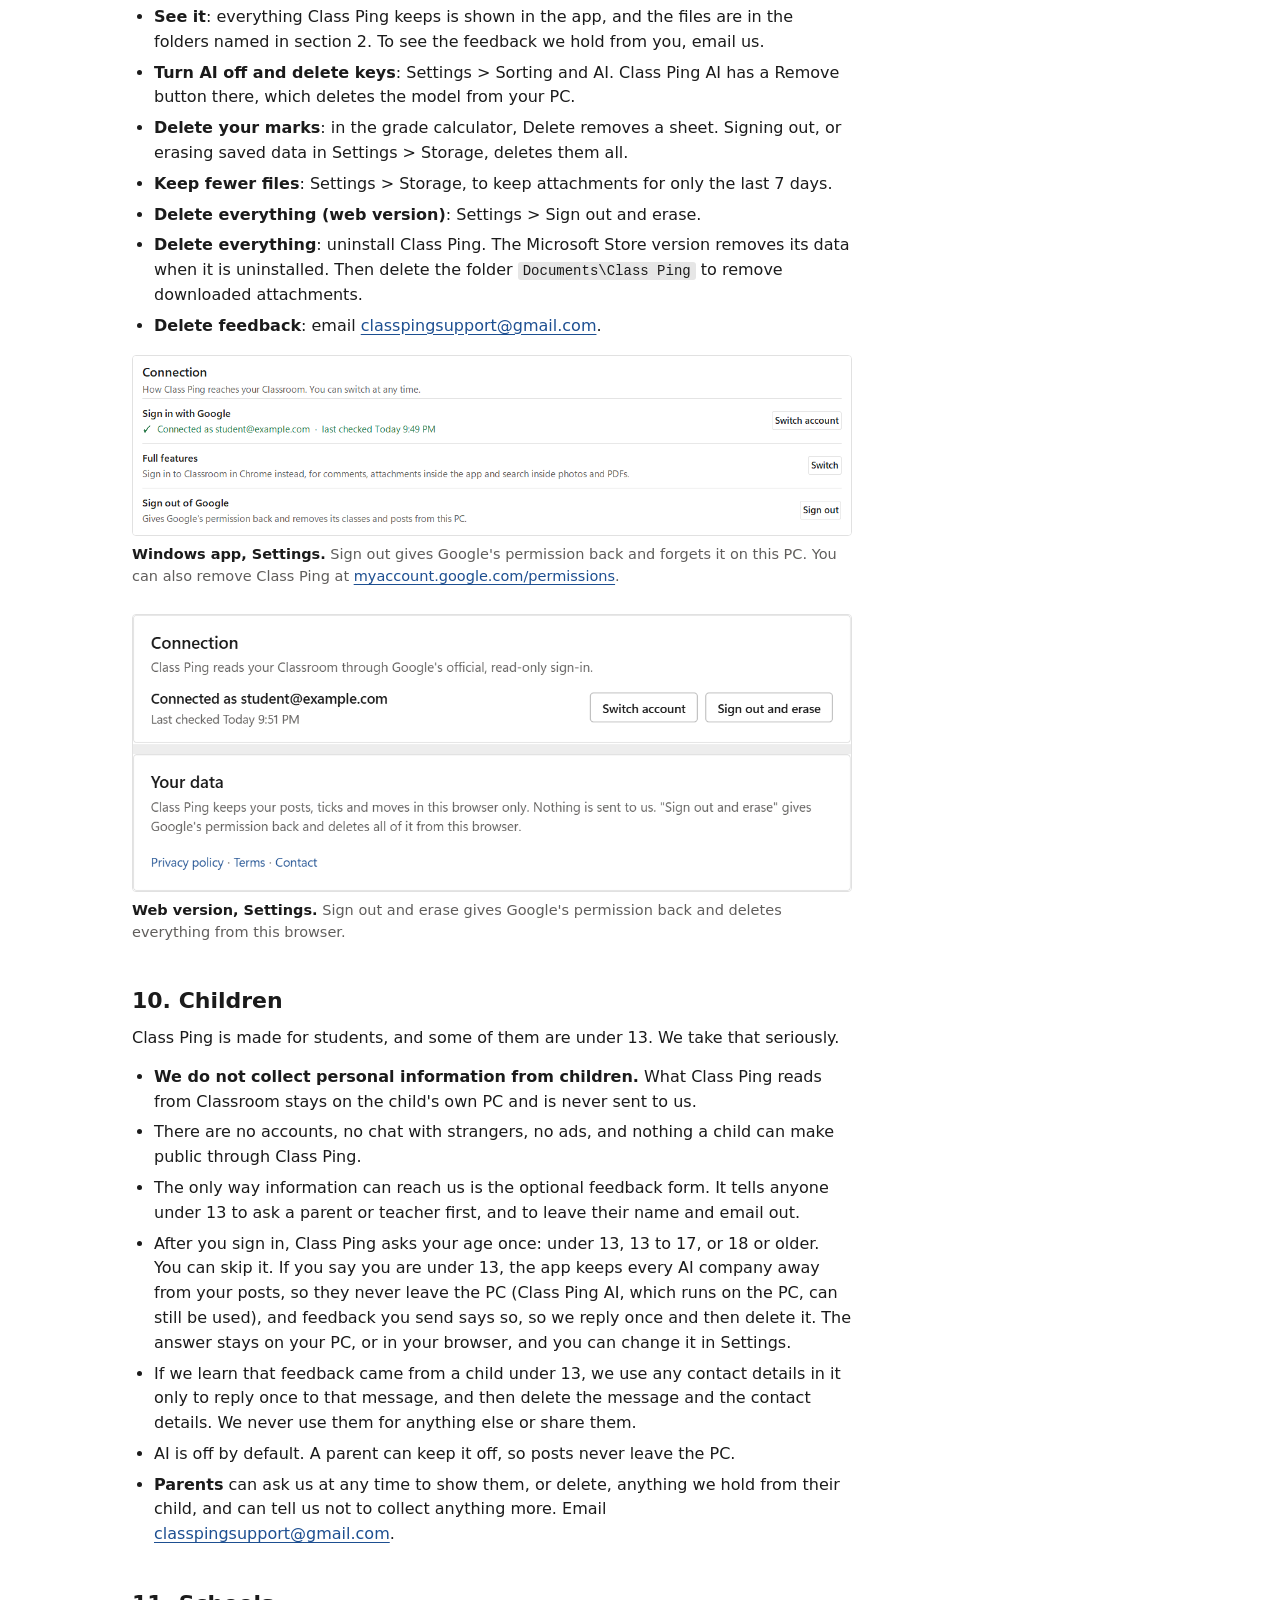
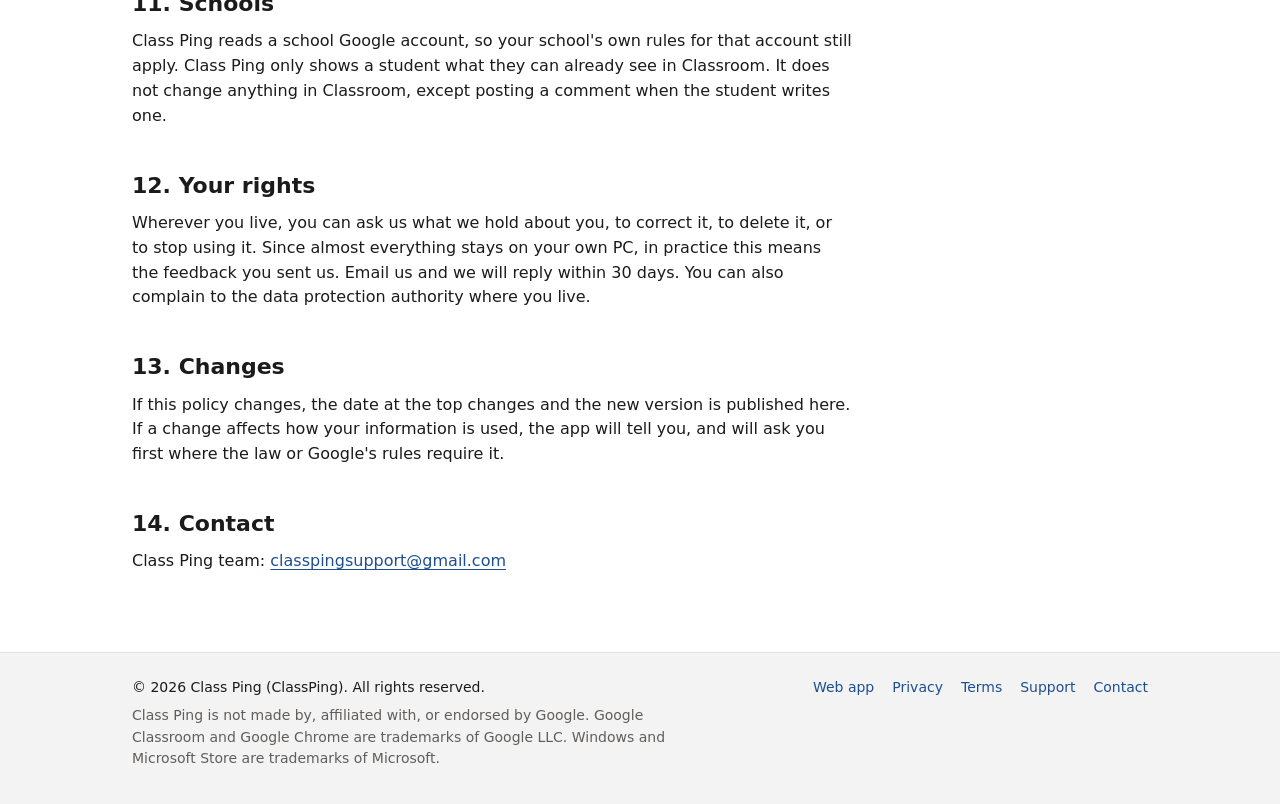
<file: privacy.html>
<!doctype html>
<html lang="en">
<head>
  <meta charset="utf-8">
  <meta name="viewport" content="width=device-width, initial-scale=1">
  <meta http-equiv="Content-Security-Policy" content="default-src 'self'; script-src 'self' https://accounts.google.com/gsi/client; connect-src 'self' https://classroom.googleapis.com https://www.googleapis.com https://oauth2.googleapis.com https://accounts.google.com; img-src 'self' data: https:; style-src 'self' 'unsafe-inline' https://accounts.google.com/gsi/style; frame-src https://accounts.google.com; object-src 'none'; base-uri 'self'; form-action 'self'; manifest-src 'self'; worker-src 'self'">
  <meta name="referrer" content="strict-origin-when-cross-origin">
  <meta property="og:site_name" content="Class Ping">
  <meta property="og:title" content="Class Ping Privacy Policy">
  <meta property="og:description" content="Your Google Classroom, sorted into a to-do list, with a ping when something is new. Free for Windows.">
  <meta property="og:image" content="https://classping.wazeem.com/social.png?v=6">
  <meta property="og:image:width" content="1200">
  <meta property="og:image:height" content="630">
  <meta name="twitter:card" content="summary_large_image">
  <title>Class Ping Privacy Policy</title>
  <meta name="description" content="What Class Ping keeps on your PC, what it sends, who it is shared with, and how to delete it.">
  <link rel="canonical" href="https://classping.wazeem.com/privacy.html">
<link rel="icon" href="/favicon.ico" sizes="any">
<link rel="icon" type="image/png" sizes="192x192" href="/logo.png">
  <link rel="apple-touch-icon" href="apple-touch-icon.png?v=6">
  <link rel="stylesheet" href="style.css?v=19">
  <script src="site.js?v=12"></script>
</head>
<body>

<header class="top">
  <div class="wrap">
    <a class="brand" href="./"><img src="logo.png?v=6" alt="" width="30" height="30">Class Ping</a>
    <button type="button" class="menu-toggle" aria-expanded="false" aria-controls="site-nav"><span class="bars" aria-hidden="true"></span>Menu</button>
    <nav id="site-nav" aria-label="Pages">
      <a href="./">Home</a>
      <a href="download.html">Download</a>
      <a href="app/">Web app</a>
      <a href="support.html">Support</a>
      <a href="privacy.html" aria-current="page">Privacy</a>
      <a href="terms.html">Terms</a>
      <a class="nav-settings" href="settings.html"><svg viewBox="0 0 24 24" fill="none" stroke="currentColor" stroke-width="1.8" stroke-linecap="round" stroke-linejoin="round" aria-hidden="true"><circle cx="12" cy="12" r="3"/><path d="M19.4 15a1.7 1.7 0 0 0 .3 1.8l.1.1a2 2 0 1 1-2.8 2.8l-.1-.1a1.7 1.7 0 0 0-1.8-.3 1.7 1.7 0 0 0-1 1.5V21a2 2 0 1 1-4 0v-.1a1.7 1.7 0 0 0-1.1-1.5 1.7 1.7 0 0 0-1.8.3l-.1.1a2 2 0 1 1-2.8-2.8l.1-.1a1.7 1.7 0 0 0 .3-1.8 1.7 1.7 0 0 0-1.5-1H3a2 2 0 1 1 0-4h.1a1.7 1.7 0 0 0 1.5-1.1 1.7 1.7 0 0 0-.3-1.8l-.1-.1a2 2 0 1 1 2.8-2.8l.1.1a1.7 1.7 0 0 0 1.8.3H9a1.7 1.7 0 0 0 1-1.5V3a2 2 0 1 1 4 0v.1a1.7 1.7 0 0 0 1 1.5 1.7 1.7 0 0 0 1.8-.3l.1-.1a2 2 0 1 1 2.8 2.8l-.1.1a1.7 1.7 0 0 0-.3 1.8V9a1.7 1.7 0 0 0 1.5 1H21a2 2 0 1 1 0 4h-.1a1.7 1.7 0 0 0-1.5 1z"/></svg><span>Settings</span></a>
    </nav>
  </div>
</header>

<main class="wrap read">

  <div class="page-head">
    <h1>Privacy policy</h1>
    <p class="updated">Last updated: 23 October 2026</p>
  </div>

  <div class="doc">
  <p>This page explains what Class Ping keeps, what it sends, who it goes to, how it is protected, and what you can do about it. It covers the Class Ping app for Windows and this website.</p>

  <div class="summary">
    <span class="label">In short</span>
    <ul>
      <li>Class Ping reads your Google Classroom <strong>on your PC</strong> and keeps what it reads <strong>on your PC</strong>. There is no Class Ping account and no Class Ping server holding your classes.</li>
      <li>Class Ping <strong>never sees, types or stores your Google password</strong>. <a href="#google-sign-in">See where it goes.</a></li>
      <li><strong>No ads, no analytics, no tracking.</strong> We never sell your data or use it for advertising.</li>
      <li>Two things can leave your PC, and only if you choose them: posts sent to an <strong>AI company</strong> (off unless you turn it on), and <strong>feedback</strong> you send us. <strong>Class Ping AI</strong> reads posts on your PC and sends them nowhere.</li>
      <li>Under 13? Class Ping collects nothing about you. Ask a parent or teacher before sending us feedback, and leave your name and email out.</li>
    </ul>
  </div>

  <h2 id="contents">Contents</h2>
  <ol class="toc">
    <li><a href="#who">Who we are</a></li>
    <li><a href="#on-your-pc">What stays on your PC</a></li>
    <li><a href="#leaves">What leaves your PC</a></li>
    <li><a href="#google-sign-in">How Class Ping connects to Google</a></li>
    <li><a href="#web">Class Ping on the web</a></li>
    <li><a href="#shared">Who it is shared with</a></li>
    <li><a href="#security">How it is protected</a></li>
    <li><a href="#how-long">How long it is kept</a></li>
    <li><a href="#controls">Your controls</a></li>
    <li><a href="#children">Children</a></li>
    <li><a href="#schools">Schools</a></li>
    <li><a href="#rights">Your rights</a></li>
    <li><a href="#changes">Changes</a></li>
    <li><a href="#contact">Contact</a></li>
  </ol>

  <h2 id="who">1. Who we are</h2>
  <p>Class Ping is a free Windows app, with a web version at <a href="app/">classping.wazeem.com/app</a>, made by a small independent team. "We" and "us" in this policy mean the Class Ping team. You can reach us at <a href="mailto:classpingsupport@gmail.com">classpingsupport@gmail.com</a> for any question, or to ask us to show you or delete anything we hold.</p>
  <p>Class Ping is <strong>not made by, affiliated with, or endorsed by Google</strong>. It works with your Google Classroom account.</p>

  <h2 id="on-your-pc">2. What stays on your PC</h2>
  <p>To do its job, Class Ping keeps the following on your PC. None of it is sent to us.</p>
  <div class="table-wrap">
    <table>
      <tr><th>Your Classroom content</th><td>Class names; posts, assignments, questions and materials, with their text, due dates and comments; the attachments (photos, PDFs, documents and other files); and the names and profile pictures of the teachers and classmates who appear in them.</td></tr>
      <tr><th>Words read from attachments</th><td>Text read out of photos and PDFs by Windows' own text recognition, on your PC, so you can search it.</td></tr>
      <tr><th>Your choices</th><td>Settings, which posts you moved to another section or marked done, which classes you muted, and a note of which posts Class Ping has already told you about.</td></tr>
      <tr><th>Marks you type</th><td>The subjects, marks and totals you type into the grade calculator, and the country you picked for its grades. They are typed by you, never read from Classroom, and never sent anywhere.</td></tr>
      <tr><th>Your age group, if you give it</th><td>Under 13, 13 to 17 or 18 or older, as you chose it when Class Ping asked after you signed in. You can skip the question, and change the answer in Settings. Under 13, it keeps every AI company away from your posts, and it decides what the feedback form tells you.</td></tr>
      <tr><th>Class Ping AI, if you download it</th><td>The AI model file (1.1 or 2.5 GB, chosen by how much memory your PC has) and the program that runs it. Posts it reads, and what it answers, stay on your PC like the rest.</td></tr>
      <tr><th>AI keys, if you add any</th><td>Stored encrypted with Windows' own per-user protection (DPAPI), so only your Windows account on this PC can read them.</td></tr>
      <tr><th>Your Google sign-in</th><td>With Sign in with Google: the permission Google gives Class Ping, encrypted with Windows' own protection. With Full features: a "stay signed in" record kept by Google Chrome, in a folder used only by Class Ping. Either way, Class Ping never sees your password.</td></tr>
      <tr><th>An activity log</th><td>A record of what the app did, used to find problems. It holds no passwords, but it can contain class and post titles. Old entries are removed automatically.</td></tr>
      <tr><th>Unsent feedback</th><td>If you send feedback while offline, the message waits on your PC and is sent when you are back online. It is deleted after 14 days if it still cannot be sent.</td></tr>
    </table>
  </div>
  <p>In the Microsoft Store version, downloaded attachments are in the folder <code>Documents\Class Ping\Attachments</code>. Everything else is in the app's own storage on your PC.</p>

  <h2 id="leaves">3. What leaves your PC</h2>
  <p>Only these, and nothing else:</p>
  <h3>To Google, to show you your Classroom</h3>
  <p>Class Ping asks Google for your Classroom, in the way described in section 4, and loads profile pictures from Google. With Full features, it also downloads your attachments and, when you write a comment in Class Ping, posts that comment to Classroom for you. For a YouTube attachment it loads the video's preview picture from YouTube. <a href="https://policies.google.com/privacy">Google's privacy policy</a> applies to these.</p>
  <h3>To an AI company, only if you turn it on</h3>
  <p>AI is <strong>off</strong> by default: posts are sorted on your PC. If you choose an AI service (Groq, Google Gemini, OpenAI or Anthropic Claude) and add your own key, then for each post Class Ping sends that company: the class name, the post's title, its text, its dates, the names of its attachments, and its photos. It uses the answer to write a short "what to do" line, to suggest a section, and to translate posts. A post's text can mention people by name. Class Ping does <strong>not</strong> send the teacher's name, the comments, or your email address. That company's own privacy policy applies to what it receives. If you choose Ollama, the post goes to Ollama running on your own PC and nowhere else. You can turn AI off, and delete your keys, at any time in Settings.</p>
  <h3>Class Ping AI: nothing is sent</h3>
  <p>Class Ping AI is an AI that runs on your own PC. It is optional: Class Ping offers it once, and Settings &gt; Sorting and AI has it. If you choose it, posts are read on your PC and <strong>nothing about your posts is sent anywhere</strong>; it works with no internet. It is downloaded once, from <a href="https://huggingface.co/">Hugging Face</a>, where the model is published. Like any website you download from, Hugging Face sees your internet address and which file was asked for. Nothing else is sent: not your posts, your account or your email. <a href="https://huggingface.co/privacy">Hugging Face's privacy policy</a> applies to the download.</p>
  <h3>Feedback you choose to send</h3>
  <p>Only when you press <strong>Send</strong> in the feedback window, Class Ping sends us: the name you typed, the email address you typed (optional), your message, the versions of Class Ping and Windows, how posts are being sorted, your age group if you gave one, and, only if you leave the box ticked, recent lines of the activity log with email addresses and web links removed first. The log can still show class names, post titles and attachment file names, so leave the box unticked if you would rather not send those. It reaches our support inbox. We use it only to read your message, reply to you, and fix problems.</p>

  <h2 id="google-sign-in">4. How Class Ping connects to Google</h2>
  <p>You choose one of two ways the first time you open Class Ping, and you can switch at any time in Settings.</p>
  <figure class="narrow">
    <img src="img/proof-desktop-connect.png?v=2" data-proof="img/proof-desktop-connect" width="660" height="466" loading="lazy" alt="The Windows app's first screen: two choices, Sign in with Google and Full features. Neither has a password box.">
    <figcaption><strong>The first screen of the Windows app.</strong> Neither choice has a password box.</figcaption>
  </figure>
  <h3>Sign in with Google (the default)</h3>
  <p>You approve Class Ping on Google's own screen, using Google's official Classroom interface. Class Ping asks Google only for <strong>read-only</strong> access to:</p>
  <ul>
    <li>your list of classes;</li>
    <li>the announcements, assignments, questions and materials in those classes, with their due dates and attachments' names and links;</li>
    <li>the names of the people who post in your classes, to show who posted each item;</li>
    <li>your own email address, to show which Google account is connected.</li>
  </ul>
  <p>This is where your password goes when you approve Class Ping. You can check the first step yourself: Google's page always shows <strong>accounts.google.com</strong> in the address bar.</p>
  <ol class="flow">
  <li class="key">
  <span class="who">You and Google</span>
  <h3>You type it on Google's page</h3>
  <p>Your browser opens Google's own sign-in page. The address bar says <strong>accounts.google.com</strong>. <span class="pw">Your password is typed there, and only there.</span></p>
  </li>
  <li>
  <span class="who">Google asks you</span>
  <h3>You choose what to allow</h3>
  <p>Google lists what Class Ping wants to read. You tick the boxes and press Allow. You can say no.</p>
  </li>
  <li>
  <span class="who">Google tells Class Ping</span>
  <h3>It gets a pass, not a password</h3>
  <p>Google gives Class Ping a permission to read your classes. <span class="pw">Never your password.</span> Class Ping has nothing to type it into.</p>
  </li>
  </ol>
  <p>What Class Ping does with that data is exactly what this policy describes for the rest of the app: it is shown to you, sorted and searched <strong>on your PC</strong>, and used to notify you of new posts. It is not sent to us. It is sent to an AI company only if you have turned AI on, as described in section 3. The sign-in permission Google gives Class Ping is kept encrypted on your PC. No person at Class Ping reads your Google data.</p>
  <p><strong>Class Ping's use and transfer to any other app of information received from Google APIs will adhere to the <a href="https://developers.google.com/terms/api-services-user-data-policy">Google API Services User Data Policy</a>, including the Limited Use requirements.</strong> We never sell Google user data, never use it for advertising, and never use it to decide anyone's credit or lending.</p>
  <p>You can remove Class Ping's access at any time at <a href="https://myaccount.google.com/permissions">myaccount.google.com/permissions</a>, and delete what it saved by uninstalling it (see <a href="#controls">Your controls</a>). If we ever want to use Google data in a new way, we will tell you in the app and ask first.</p>
  <h3>Full features (optional)</h3>
  <p>If you turn on Full features in Settings, Class Ping opens Google Classroom in Google Chrome on your PC, and you sign in on <strong>Google's own sign-in page</strong>. Your email and password go only to Google: Class Ping never reads, saves or sends them. Class Ping then reads the Classroom pages you can already see, downloads their attachments to your PC, and posts a comment only when you write one. Everything it reads stays on your PC, exactly as described above, and the same promises apply: no ads, no selling, no sharing. Turning Full features off in Settings stops it.</p>

  <h2 id="web">5. Class Ping on the web</h2>
  <p>The web version at <a href="app/">classping.wazeem.com/app</a> works inside your browser. It has <strong>no Class Ping server</strong>: your Classroom is read straight from Google into your browser, and we never see it.</p>
  <ul>
    <li><strong>Signing in.</strong> You approve Class Ping on Google's own screen, for the same read-only permissions as in section 4. Google gives the page an access token that lasts about an hour. It is kept in your browser tab's session storage, is never sent to us, and is forgotten when you close the tab or sign out. The page never sees your password: press F12 on the web version, press Ctrl+F in the Elements tab and search for <strong>type="password"</strong>, and there is no result.</li>
    <li><strong>What it keeps, in your browser only.</strong> Your classes and posts, which posts you marked done or moved, a note of which posts you have seen, your theme and notification choices, your age group if you gave one, the classes you muted, the marks you typed into the grade calculator, and the email address of the account you used (to pre-select it next time). This is kept in your browser's own storage (IndexedDB and local storage) on your device.</li>
    <li><strong>What leaves your browser.</strong> Requests to Google to sign you in and read your Classroom, Google's sign-in script from <code>accounts.google.com</code>, and YouTube's preview pictures when a post has a video. There is no AI in the web version, no analytics, no advertising and no tracking. Your browser's Network tab (F12) shows the same list.</li>
    <li><strong>Hosting.</strong> The website is hosted on GitHub Pages. Like any web host, GitHub may log the address and requests of people who load the pages. We do not receive or use those logs, and GitHub never receives your Google data.</li>
    <li><strong>Notifications.</strong> Only if you turn them on. Your browser shows them while the page is open; nothing is sent to a server.</li>
    <li><strong>Feedback.</strong> The "Send feedback" link opens your own email app, with your age group at the bottom if you gave one, where you can see it and take it out. Nothing is sent unless you send it.</li>
    <li><strong>Erasing it.</strong> In the web version's Settings, "Sign out and erase" gives Google's permission back and deletes everything it saved in your browser. Clearing the site's data in your browser does the same. You can also remove access at <a href="https://myaccount.google.com/permissions">myaccount.google.com/permissions</a>.</li>
  </ul>
  <figure class="narrow">
    <img src="img/proof-web-signin.png?v=2" data-proof="img/proof-web-signin" width="722" height="927" loading="lazy" alt="The web version's sign-in screen: one Sign in with Google button and no password box.">
    <figcaption><strong>The web version's sign-in screen.</strong> One Google button, and no password box.</figcaption>
  </figure>
  <p>The same promises apply as in section 4: Class Ping's use and transfer of information received from Google APIs adheres to the <a href="https://developers.google.com/terms/api-services-user-data-policy">Google API Services User Data Policy</a>, including the Limited Use requirements. We never sell Google user data, never use it for advertising, and never use it to decide anyone's credit or lending. Section 10 on children and section 11 on schools apply to the web version as well.</p>

  <h2 id="shared">6. Who it is shared with</h2>
  <ul>
    <li><strong>Google</strong>: to load your Classroom, as above. Our support inbox is also a Google (Gmail) account, so feedback you send is stored by Google for us.</li>
    <li><strong>The AI company you chose</strong>, only if you turned AI on. Class Ping AI is not a company: it runs on your PC.</li>
      <li><strong>Hugging Face</strong>, only when you download Class Ping AI: they see your internet address, as any download site does, and nothing else.</li>
    <li><strong>Nobody else.</strong> We have no advertisers, analytics companies, data brokers or other partners. We would share information only if the law required it.</li>
  </ul>

  <h2 id="security">7. How it is protected</h2>
  <ul>
    <li>Class Ping talks to the internet only over encrypted (HTTPS) connections.</li>
    <li>Saved AI keys, and a Google sign-in permission if you use one, are encrypted on disk with Windows' own protection.</li>
    <li>Everything else on your PC is protected by your Windows account, so keep your PC locked when you step away.</li>
    <li>Feedback is protected by the security of our Google account.</li>
  </ul>

  <h2 id="how-long">8. How long it is kept</h2>
  <ul>
    <li><strong>In your browser (web version)</strong>: until you press "Sign out and erase" or clear the site's data in your browser. The Google access token is forgotten when you close the tab.</li>
    <li><strong>On your PC</strong>: until you delete it or uninstall Class Ping. You can choose to keep downloaded attachments for only the last 7 days. Signing out deletes the account's classes, posts, attachments, muted classes and the marks typed into the grade calculator.</li>
    <li><strong>Feedback</strong>: only as long as we need to reply and fix the problem, and never more than one year. Ask us and we will delete it sooner.</li>
  </ul>

  <h2 id="controls">9. Your controls</h2>
  <ul>
    <li><strong>See it</strong>: everything Class Ping keeps is shown in the app, and the files are in the folders named in section 2. To see the feedback we hold from you, email us.</li>
    <li><strong>Turn AI off and delete keys</strong>: Settings &gt; Sorting and AI. Class Ping AI has a Remove button there, which deletes the model from your PC.</li>
    <li><strong>Delete your marks</strong>: in the grade calculator, Delete removes a sheet. Signing out, or erasing saved data in Settings &gt; Storage, deletes them all.</li>
    <li><strong>Keep fewer files</strong>: Settings &gt; Storage, to keep attachments for only the last 7 days.</li>
    <li><strong>Delete everything (web version)</strong>: Settings &gt; Sign out and erase.</li>
    <li><strong>Delete everything</strong>: uninstall Class Ping. The Microsoft Store version removes its data when it is uninstalled. Then delete the folder <code>Documents\Class Ping</code> to remove downloaded attachments.</li>
    <li><strong>Delete feedback</strong>: email <a href="mailto:classpingsupport@gmail.com">classpingsupport@gmail.com</a>.</li>
  </ul>
  <figure>
    <img src="img/proof-desktop-settings.png?v=2" data-proof="img/proof-desktop-settings" width="1152" height="288" loading="lazy" alt="Windows app Settings, Connection: connected as a made-up address, with Switch account and Sign out buttons.">
    <figcaption><strong>Windows app, Settings.</strong> Sign out gives Google's permission back and forgets it on this PC. You can also remove Class Ping at <a href="https://myaccount.google.com/permissions">myaccount.google.com/permissions</a>.</figcaption>
  </figure>
  <figure>
    <img src="img/proof-web-settings.png?v=2" data-proof="img/proof-web-settings" width="1148" height="442" loading="lazy" alt="Web version Settings: connected as a made-up address, with a Sign out and erase button.">
    <figcaption><strong>Web version, Settings.</strong> Sign out and erase gives Google's permission back and deletes everything from this browser.</figcaption>
  </figure>

  <h2 id="children">10. Children</h2>
  <p>Class Ping is made for students, and some of them are under 13. We take that seriously.</p>
  <ul>
    <li><strong>We do not collect personal information from children.</strong> What Class Ping reads from Classroom stays on the child's own PC and is never sent to us.</li>
    <li>There are no accounts, no chat with strangers, no ads, and nothing a child can make public through Class Ping.</li>
    <li>The only way information can reach us is the optional feedback form. It tells anyone under 13 to ask a parent or teacher first, and to leave their name and email out.</li>
    <li>After you sign in, Class Ping asks your age once: under 13, 13 to 17, or 18 or older. You can skip it. If you say you are under 13, the app keeps every AI company away from your posts, so they never leave the PC (Class Ping AI, which runs on the PC, can still be used), and feedback you send says so, so we reply once and then delete it. The answer stays on your PC, or in your browser, and you can change it in Settings.</li>
    <li>If we learn that feedback came from a child under 13, we use any contact details in it only to reply once to that message, and then delete the message and the contact details. We never use them for anything else or share them.</li>
    <li>AI is off by default. A parent can keep it off, so posts never leave the PC.</li>
    <li><strong>Parents</strong> can ask us at any time to show them, or delete, anything we hold from their child, and can tell us not to collect anything more. Email <a href="mailto:classpingsupport@gmail.com">classpingsupport@gmail.com</a>.</li>
  </ul>

  <h2 id="schools">11. Schools</h2>
  <p>Class Ping reads a school Google account, so your school's own rules for that account still apply. Class Ping only shows a student what they can already see in Classroom. It does not change anything in Classroom, except posting a comment when the student writes one.</p>

  <h2 id="rights">12. Your rights</h2>
  <p>Wherever you live, you can ask us what we hold about you, to correct it, to delete it, or to stop using it. Since almost everything stays on your own PC, in practice this means the feedback you sent us. Email us and we will reply within 30 days. You can also complain to the data protection authority where you live.</p>

  <h2 id="changes">13. Changes</h2>
  <p>If this policy changes, the date at the top changes and the new version is published here. If a change affects how your information is used, the app will tell you, and will ask you first where the law or Google's rules require it.</p>

  <h2 id="contact">14. Contact</h2>
  <p>Class Ping team: <a href="mailto:classpingsupport@gmail.com">classpingsupport@gmail.com</a></p>
  </div>

</main>

<footer>
  <div class="wrap">
    <div>
      <p class="copyright">&copy; 2026 Class Ping (ClassPing). All rights reserved.</p>
      <p>Class Ping is not made by, affiliated with, or endorsed by Google. Google Classroom and Google Chrome are trademarks of Google LLC. Windows and Microsoft Store are trademarks of Microsoft.</p>
    </div>
    <div class="foot-links"><a href="app/">Web app</a><a href="privacy.html">Privacy</a><a href="terms.html">Terms</a><a href="support.html">Support</a><a href="mailto:classpingsupport@gmail.com">Contact</a></div>
  </div>
</footer>

</body>
</html>
</file>
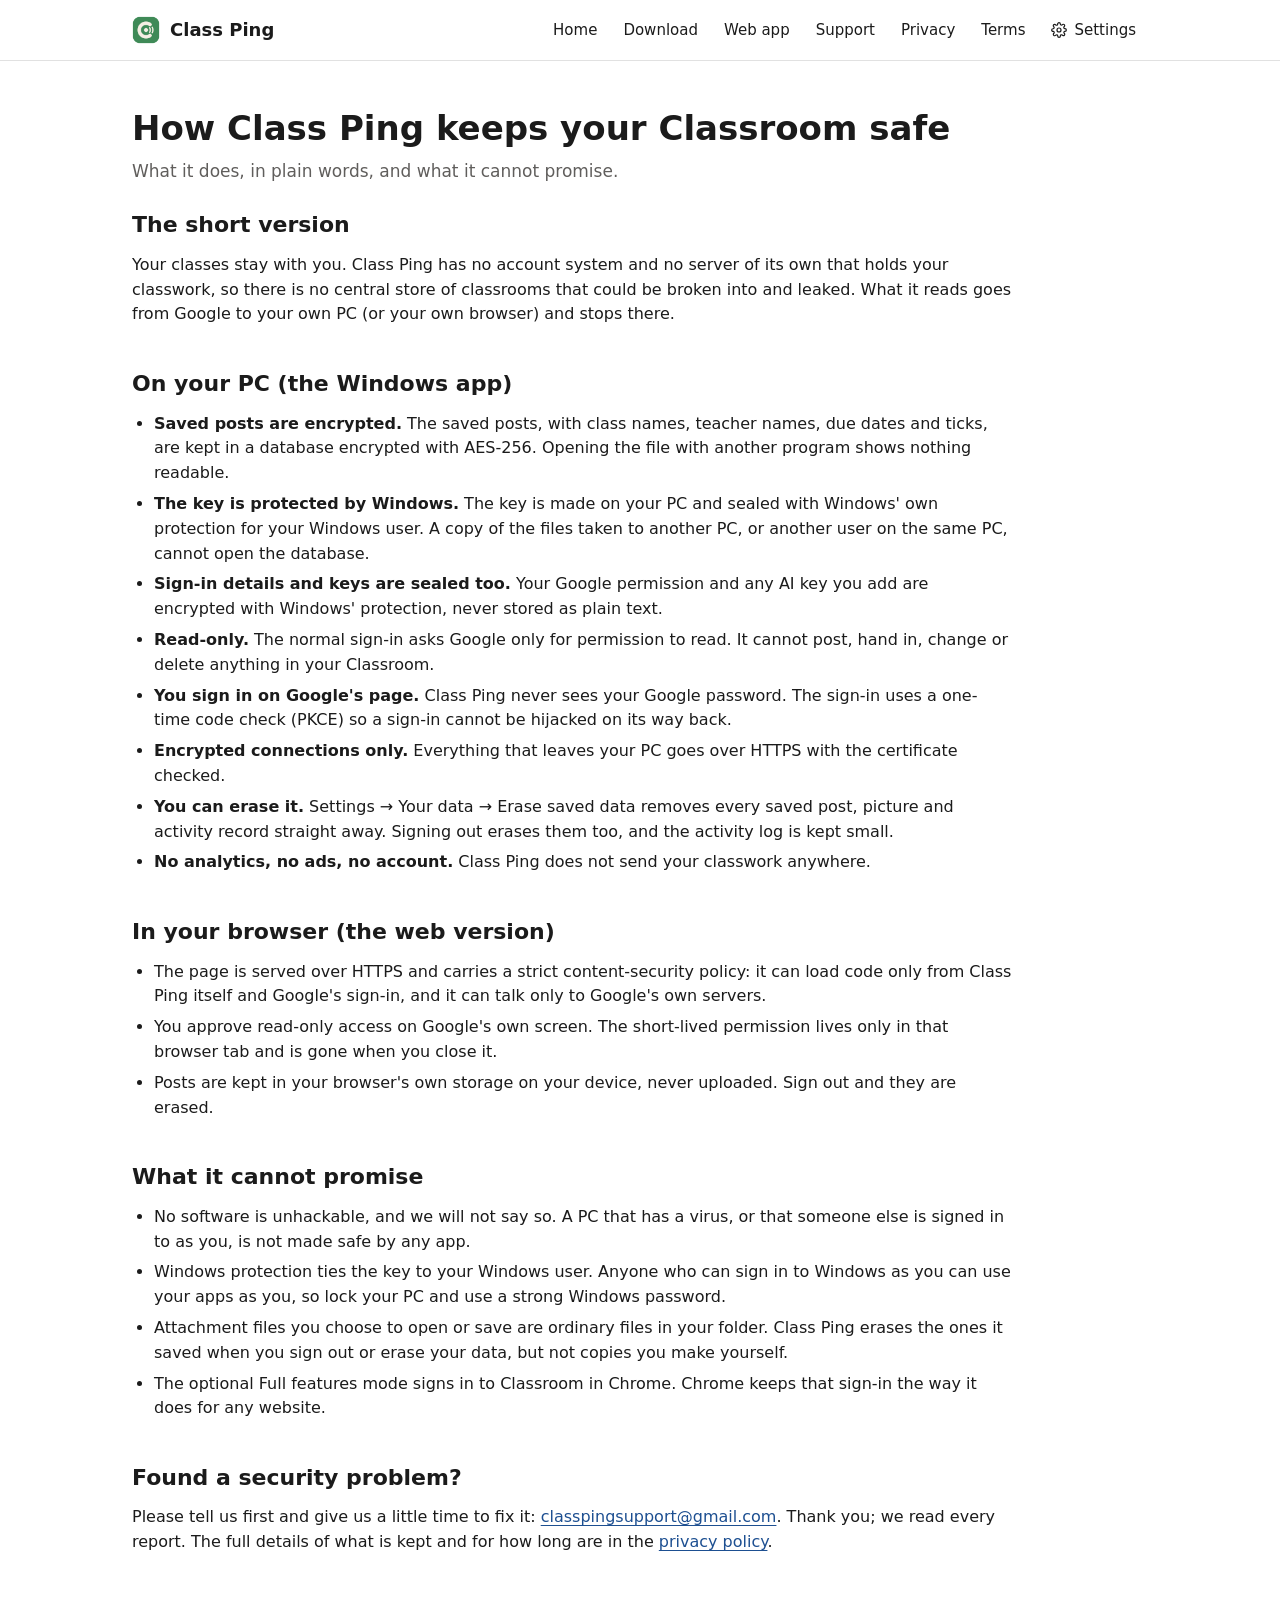
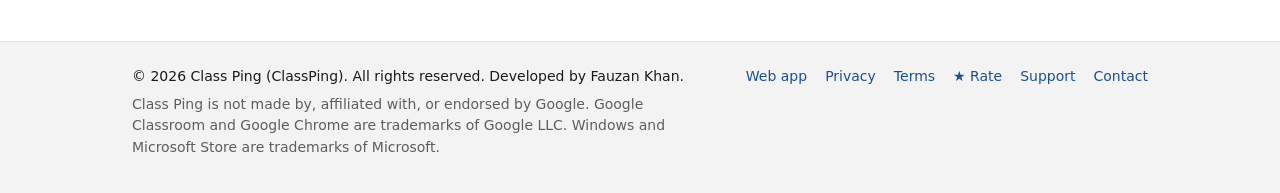
<file: security.html>
<!doctype html>
<html lang="en">
<head>
  <meta charset="utf-8">
  <meta name="viewport" content="width=device-width, initial-scale=1">
  <meta http-equiv="Content-Security-Policy" content="default-src 'self'; script-src 'self' https://accounts.google.com/gsi/client; connect-src 'self' https://classroom.googleapis.com https://www.googleapis.com https://oauth2.googleapis.com https://accounts.google.com; img-src 'self' data: https:; style-src 'self' 'unsafe-inline' https://accounts.google.com/gsi/style; frame-src https://accounts.google.com; object-src 'none'; base-uri 'self'; form-action 'self'; manifest-src 'self'; worker-src 'self'">
  <meta name="referrer" content="strict-origin-when-cross-origin">
  <meta property="og:site_name" content="Class Ping">
  <meta property="og:title" content="How Class Ping keeps your Classroom safe">
  <meta property="og:description" content="Your Google Classroom, sorted into a to-do list, with a ping when something is new. Free for Windows.">
  <meta property="og:image" content="https://classping.wazeem.com/social.png?v=6">
  <meta property="og:image:width" content="1200">
  <meta property="og:image:height" content="630">
  <meta name="twitter:card" content="summary_large_image">
  <title>How Class Ping keeps your Classroom safe</title>
  <meta name="description" content="What Class Ping does to keep your Google Classroom data private and protected, and what it cannot promise.">
  <link rel="canonical" href="https://classping.wazeem.com/security.html">
<link rel="icon" href="/favicon.ico" sizes="any">
<link rel="icon" type="image/png" sizes="192x192" href="/logo.png">
  <link rel="apple-touch-icon" href="apple-touch-icon.png?v=6">
  <link rel="stylesheet" href="style.css?v=19">
  <script src="site.js?v=12"></script>
</head>
<body>

<header class="top">
  <div class="wrap">
    <a class="brand" href="./"><img src="logo.png?v=6" alt="" width="30" height="30">Class Ping</a>
    <button type="button" class="menu-toggle" aria-expanded="false" aria-controls="site-nav"><span class="bars" aria-hidden="true"></span>Menu</button>
    <nav id="site-nav" aria-label="Pages">
      <a href="./">Home</a>
      <a href="download.html">Download</a>
      <a href="app/">Web app</a>
      <a href="support.html">Support</a>
      <a href="privacy.html">Privacy</a>
      <a href="terms.html">Terms</a>
      <a class="nav-settings" href="settings.html"><svg viewBox="0 0 24 24" fill="none" stroke="currentColor" stroke-width="1.8" stroke-linecap="round" stroke-linejoin="round" aria-hidden="true"><circle cx="12" cy="12" r="3"/><path d="M19.4 15a1.7 1.7 0 0 0 .3 1.8l.1.1a2 2 0 1 1-2.8 2.8l-.1-.1a1.7 1.7 0 0 0-1.8-.3 1.7 1.7 0 0 0-1 1.5V21a2 2 0 1 1-4 0v-.1a1.7 1.7 0 0 0-1.1-1.5 1.7 1.7 0 0 0-1.8.3l-.1.1a2 2 0 1 1-2.8-2.8l.1-.1a1.7 1.7 0 0 0 .3-1.8 1.7 1.7 0 0 0-1.5-1H3a2 2 0 1 1 0-4h.1a1.7 1.7 0 0 0 1.5-1.1 1.7 1.7 0 0 0-.3-1.8l-.1-.1a2 2 0 1 1 2.8-2.8l.1.1a1.7 1.7 0 0 0 1.8.3H9a1.7 1.7 0 0 0 1-1.5V3a2 2 0 1 1 4 0v.1a1.7 1.7 0 0 0 1 1.5 1.7 1.7 0 0 0 1.8-.3l.1-.1a2 2 0 1 1 2.8 2.8l-.1.1a1.7 1.7 0 0 0-.3 1.8V9a1.7 1.7 0 0 0 1.5 1H21a2 2 0 1 1 0 4h-.1a1.7 1.7 0 0 0-1.5 1z"/></svg><span>Settings</span></a>
    </nav>
  </div>
</header>

<main class="wrap">

  <div class="page-intro">
    <h1>How Class Ping keeps your Classroom safe</h1>
    <p>What it does, in plain words, and what it cannot promise.</p>
  </div>

  <div class="page-body">
    <div class="block">
      <h2>The short version</h2>
      <p>Your classes stay with you. Class Ping has no account system and no server of its own that holds your classwork, so there is no central store of classrooms that could be broken into and leaked. What it reads goes from Google to your own PC (or your own browser) and stops there.</p>
    </div>

    <div class="block">
      <h2>On your PC (the Windows app)</h2>
      <ul>
        <li><strong>Saved posts are encrypted.</strong> The saved posts, with class names, teacher names, due dates and ticks, are kept in a database encrypted with AES-256. Opening the file with another program shows nothing readable.</li>
        <li><strong>The key is protected by Windows.</strong> The key is made on your PC and sealed with Windows' own protection for your Windows user. A copy of the files taken to another PC, or another user on the same PC, cannot open the database.</li>
        <li><strong>Sign-in details and keys are sealed too.</strong> Your Google permission and any AI key you add are encrypted with Windows' protection, never stored as plain text.</li>
        <li><strong>Read-only.</strong> The normal sign-in asks Google only for permission to read. It cannot post, hand in, change or delete anything in your Classroom.</li>
        <li><strong>You sign in on Google's page.</strong> Class Ping never sees your Google password. The sign-in uses a one-time code check (PKCE) so a sign-in cannot be hijacked on its way back.</li>
        <li><strong>Encrypted connections only.</strong> Everything that leaves your PC goes over HTTPS with the certificate checked.</li>
        <li><strong>You can erase it.</strong> Settings &rarr; Your data &rarr; Erase saved data removes every saved post, picture and activity record straight away. Signing out erases them too, and the activity log is kept small.</li>
        <li><strong>No analytics, no ads, no account.</strong> Class Ping does not send your classwork anywhere.</li>
      </ul>
    </div>

    <div class="block">
      <h2>In your browser (the web version)</h2>
      <ul>
        <li>The page is served over HTTPS and carries a strict content-security policy: it can load code only from Class Ping itself and Google's sign-in, and it can talk only to Google's own servers.</li>
        <li>You approve read-only access on Google's own screen. The short-lived permission lives only in that browser tab and is gone when you close it.</li>
        <li>Posts are kept in your browser's own storage on your device, never uploaded. Sign out and they are erased.</li>
      </ul>
    </div>

    <div class="block">
      <h2>What it cannot promise</h2>
      <ul>
        <li>No software is unhackable, and we will not say so. A PC that has a virus, or that someone else is signed in to as you, is not made safe by any app.</li>
        <li>Windows protection ties the key to your Windows user. Anyone who can sign in to Windows as you can use your apps as you, so lock your PC and use a strong Windows password.</li>
        <li>Attachment files you choose to open or save are ordinary files in your folder. Class Ping erases the ones it saved when you sign out or erase your data, but not copies you make yourself.</li>
        <li>The optional Full features mode signs in to Classroom in Chrome. Chrome keeps that sign-in the way it does for any website.</li>
      </ul>
    </div>

    <div class="block">
      <h2>Found a security problem?</h2>
      <p>Please tell us first and give us a little time to fix it: <a href="mailto:classpingsupport@gmail.com">classpingsupport@gmail.com</a>. Thank you; we read every report. The full details of what is kept and for how long are in the <a href="privacy.html">privacy policy</a>.</p>
    </div>
  </div>

</main>

<footer>
  <div class="wrap">
    <div>
      <p class="copyright">&copy; 2026 Class Ping (ClassPing). All rights reserved. Developed by Fauzan Khan.</p>
      <p>Class Ping is not made by, affiliated with, or endorsed by Google. Google Classroom and Google Chrome are trademarks of Google LLC. Windows and Microsoft Store are trademarks of Microsoft.</p>
    </div>
    <div class="foot-links"><a href="app/">Web app</a><a href="privacy.html">Privacy</a><a href="terms.html">Terms</a><a href="https://apps.microsoft.com/detail/9n9698qbxttg" rel="noopener">&#9733; Rate</a><a href="support.html">Support</a><a href="mailto:classpingsupport@gmail.com">Contact</a></div>
  </div>
</footer>

</body>
</html>
</file>
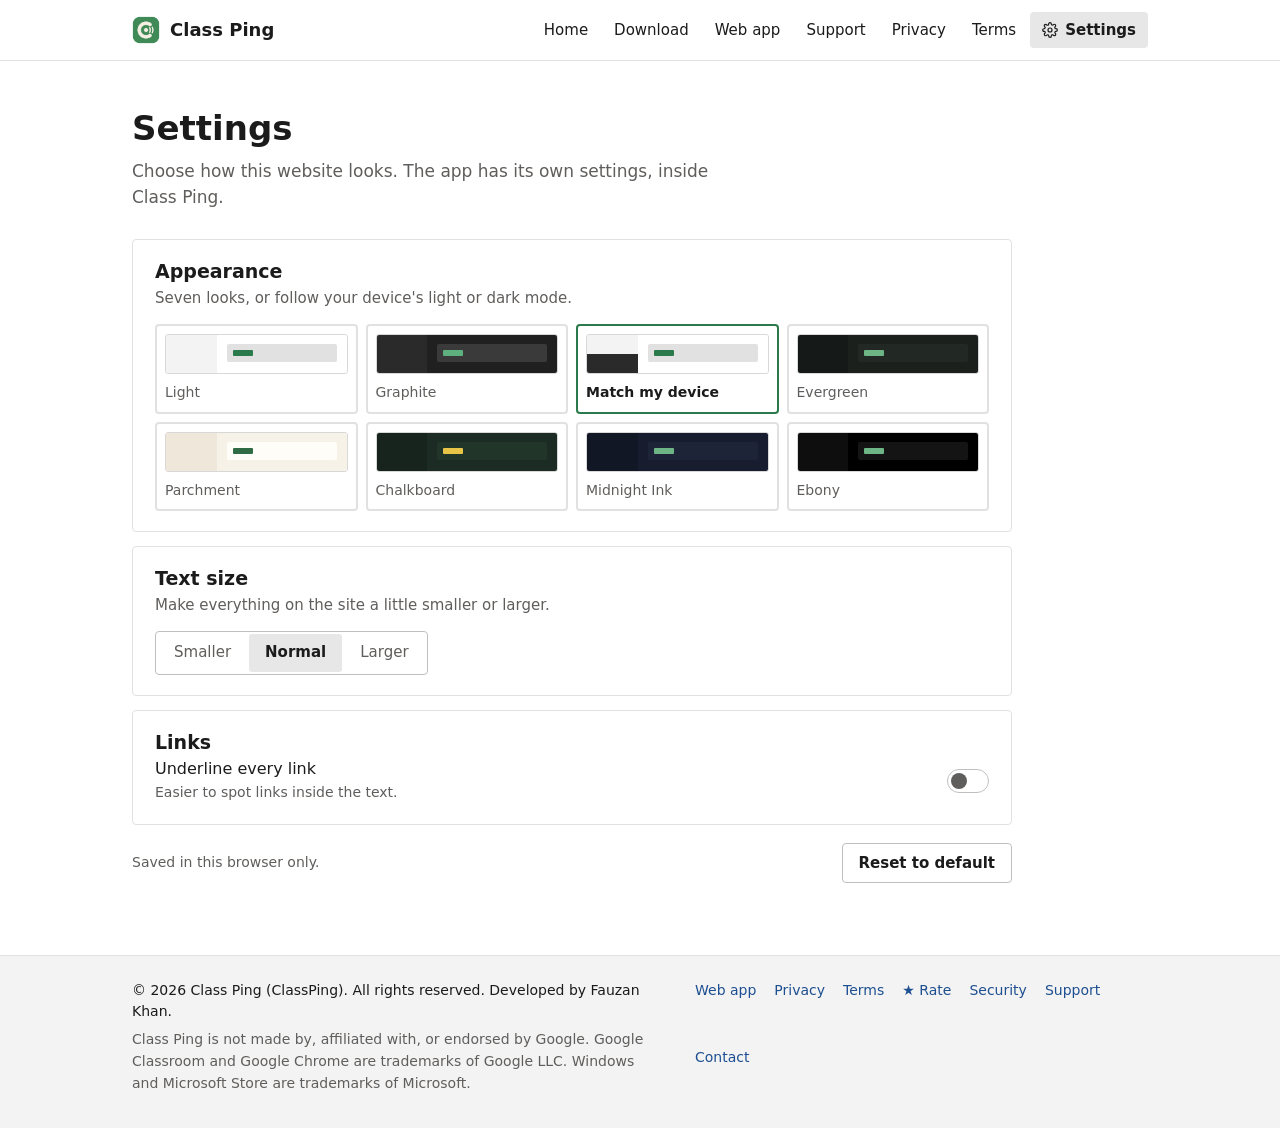
<file: settings.html>
<!doctype html>
<html lang="en">
<head>
  <meta charset="utf-8">
  <meta name="viewport" content="width=device-width, initial-scale=1">
  <meta http-equiv="Content-Security-Policy" content="default-src 'self'; script-src 'self' https://accounts.google.com/gsi/client; connect-src 'self' https://classroom.googleapis.com https://www.googleapis.com https://oauth2.googleapis.com https://accounts.google.com; img-src 'self' data: https:; style-src 'self' 'unsafe-inline' https://accounts.google.com/gsi/style; frame-src https://accounts.google.com; object-src 'none'; base-uri 'self'; form-action 'self'; manifest-src 'self'; worker-src 'self'">
  <meta name="referrer" content="strict-origin-when-cross-origin">
  <meta property="og:site_name" content="Class Ping">
  <meta property="og:title" content="Class Ping Settings">
  <meta property="og:description" content="Your Google Classroom, sorted into a to-do list, with a ping when something is new. Free for Windows.">
  <meta property="og:image" content="https://classping.wazeem.com/social.png?v=6">
  <meta property="og:image:width" content="1200">
  <meta property="og:image:height" content="630">
  <meta name="twitter:card" content="summary_large_image">
  <title>Class Ping Settings</title>
  <meta name="description" content="Choose how the Class Ping website looks: theme, text size and links.">
  <link rel="canonical" href="https://classping.wazeem.com/settings.html">
<meta name="robots" content="noindex">
<link rel="icon" href="/favicon.ico" sizes="any">
<link rel="icon" type="image/png" sizes="192x192" href="/logo.png">
  <link rel="apple-touch-icon" href="apple-touch-icon.png?v=6">
  <link rel="stylesheet" href="style.css?v=19">
  <script src="site.js?v=12"></script>
</head>
<body>

<header class="top">
  <div class="wrap">
    <a class="brand" href="./"><img src="logo.png?v=6" alt="" width="30" height="30">Class Ping</a>
    <button type="button" class="menu-toggle" aria-expanded="false" aria-controls="site-nav"><span class="bars" aria-hidden="true"></span>Menu</button>
    <nav id="site-nav" aria-label="Pages">
      <a href="./">Home</a>
      <a href="download.html">Download</a>
      <a href="app/">Web app</a>
      <a href="support.html">Support</a>
      <a href="privacy.html">Privacy</a>
      <a href="terms.html">Terms</a>
      <a class="nav-settings" href="settings.html" aria-current="page"><svg viewBox="0 0 24 24" fill="none" stroke="currentColor" stroke-width="1.8" stroke-linecap="round" stroke-linejoin="round" aria-hidden="true"><circle cx="12" cy="12" r="3"/><path d="M19.4 15a1.7 1.7 0 0 0 .3 1.8l.1.1a2 2 0 1 1-2.8 2.8l-.1-.1a1.7 1.7 0 0 0-1.8-.3 1.7 1.7 0 0 0-1 1.5V21a2 2 0 1 1-4 0v-.1a1.7 1.7 0 0 0-1.1-1.5 1.7 1.7 0 0 0-1.8.3l-.1.1a2 2 0 1 1-2.8-2.8l.1-.1a1.7 1.7 0 0 0 .3-1.8 1.7 1.7 0 0 0-1.5-1H3a2 2 0 1 1 0-4h.1a1.7 1.7 0 0 0 1.5-1.1 1.7 1.7 0 0 0-.3-1.8l-.1-.1a2 2 0 1 1 2.8-2.8l.1.1a1.7 1.7 0 0 0 1.8.3H9a1.7 1.7 0 0 0 1-1.5V3a2 2 0 1 1 4 0v.1a1.7 1.7 0 0 0 1 1.5 1.7 1.7 0 0 0 1.8-.3l.1-.1a2 2 0 1 1 2.8 2.8l-.1.1a1.7 1.7 0 0 0-.3 1.8V9a1.7 1.7 0 0 0 1.5 1H21a2 2 0 1 1 0 4h-.1a1.7 1.7 0 0 0-1.5 1z"/></svg><span>Settings</span></a>
    </nav>
  </div>
</header>

<main class="wrap">

  <div class="page-intro">
    <h1>Settings</h1>
    <p>Choose how this website looks. The app has its own settings, inside Class Ping.</p>
  </div>

  <div class="page-body" id="settings-root">
    <p class="no-js-note">These settings need JavaScript turned on in your browser.</p>
  </div>

</main>

<footer>
  <div class="wrap">
    <div>
      <p class="copyright">&copy; 2026 Class Ping (ClassPing). All rights reserved. Developed by Fauzan Khan.</p>
      <p>Class Ping is not made by, affiliated with, or endorsed by Google. Google Classroom and Google Chrome are trademarks of Google LLC. Windows and Microsoft Store are trademarks of Microsoft.</p>
    </div>
    <div class="foot-links"><a href="app/">Web app</a><a href="privacy.html">Privacy</a><a href="terms.html">Terms</a><a href="https://apps.microsoft.com/detail/9n9698qbxttg" rel="noopener">&#9733; Rate</a><a href="security.html">Security</a><a href="support.html">Support</a><a href="mailto:classpingsupport@gmail.com">Contact</a></div>
  </div>
</footer>

</body>
</html>
</file>
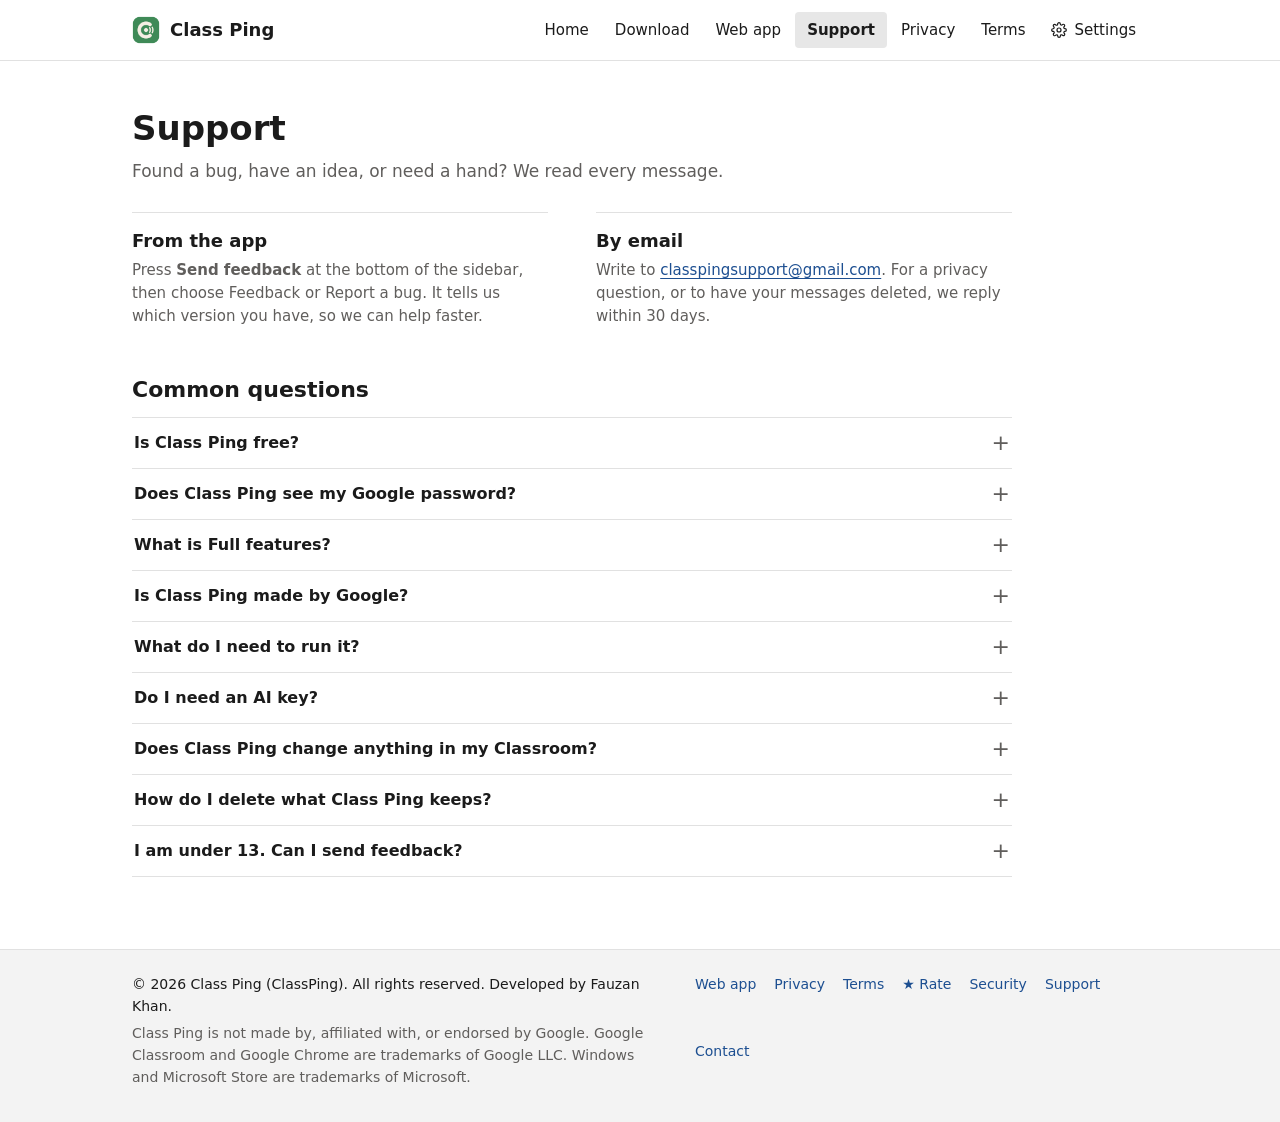
<file: support.html>
<!doctype html>
<html lang="en">
<head>
  <meta charset="utf-8">
  <meta name="viewport" content="width=device-width, initial-scale=1">
  <meta http-equiv="Content-Security-Policy" content="default-src 'self'; script-src 'self' https://accounts.google.com/gsi/client; connect-src 'self' https://classroom.googleapis.com https://www.googleapis.com https://oauth2.googleapis.com https://accounts.google.com; img-src 'self' data: https:; style-src 'self' 'unsafe-inline' https://accounts.google.com/gsi/style; frame-src https://accounts.google.com; object-src 'none'; base-uri 'self'; form-action 'self'; manifest-src 'self'; worker-src 'self'">
  <meta name="referrer" content="strict-origin-when-cross-origin">
  <meta property="og:site_name" content="Class Ping">
  <meta property="og:title" content="Class Ping Support">
  <meta property="og:description" content="Your Google Classroom, sorted into a to-do list, with a ping when something is new. Free for Windows.">
  <meta property="og:image" content="https://classping.wazeem.com/social.png?v=6">
  <meta property="og:image:width" content="1200">
  <meta property="og:image:height" content="630">
  <meta name="twitter:card" content="summary_large_image">
  <title>Class Ping Support</title>
  <meta name="description" content="Get help with Class Ping: send feedback, report a bug, or read the common questions.">
  <link rel="canonical" href="https://classping.wazeem.com/support.html">
<link rel="icon" href="/favicon.ico" sizes="any">
<link rel="icon" type="image/png" sizes="192x192" href="/logo.png">
  <link rel="apple-touch-icon" href="apple-touch-icon.png?v=6">
  <link rel="stylesheet" href="style.css?v=19">
  <script src="site.js?v=12"></script>
</head>
<body>

<header class="top">
  <div class="wrap">
    <a class="brand" href="./"><img src="logo.png?v=6" alt="" width="30" height="30">Class Ping</a>
    <button type="button" class="menu-toggle" aria-expanded="false" aria-controls="site-nav"><span class="bars" aria-hidden="true"></span>Menu</button>
    <nav id="site-nav" aria-label="Pages">
      <a href="./">Home</a>
      <a href="download.html">Download</a>
      <a href="app/">Web app</a>
      <a href="support.html" aria-current="page">Support</a>
      <a href="privacy.html">Privacy</a>
      <a href="terms.html">Terms</a>
      <a class="nav-settings" href="settings.html"><svg viewBox="0 0 24 24" fill="none" stroke="currentColor" stroke-width="1.8" stroke-linecap="round" stroke-linejoin="round" aria-hidden="true"><circle cx="12" cy="12" r="3"/><path d="M19.4 15a1.7 1.7 0 0 0 .3 1.8l.1.1a2 2 0 1 1-2.8 2.8l-.1-.1a1.7 1.7 0 0 0-1.8-.3 1.7 1.7 0 0 0-1 1.5V21a2 2 0 1 1-4 0v-.1a1.7 1.7 0 0 0-1.1-1.5 1.7 1.7 0 0 0-1.8.3l-.1.1a2 2 0 1 1-2.8-2.8l.1-.1a1.7 1.7 0 0 0 .3-1.8 1.7 1.7 0 0 0-1.5-1H3a2 2 0 1 1 0-4h.1a1.7 1.7 0 0 0 1.5-1.1 1.7 1.7 0 0 0-.3-1.8l-.1-.1a2 2 0 1 1 2.8-2.8l.1.1a1.7 1.7 0 0 0 1.8.3H9a1.7 1.7 0 0 0 1-1.5V3a2 2 0 1 1 4 0v.1a1.7 1.7 0 0 0 1 1.5 1.7 1.7 0 0 0 1.8-.3l.1-.1a2 2 0 1 1 2.8 2.8l-.1.1a1.7 1.7 0 0 0-.3 1.8V9a1.7 1.7 0 0 0 1.5 1H21a2 2 0 1 1 0 4h-.1a1.7 1.7 0 0 0-1.5 1z"/></svg><span>Settings</span></a>
    </nav>
  </div>
</header>

<main class="wrap">

  <div class="page-intro">
    <h1>Support</h1>
    <p>Found a bug, have an idea, or need a hand? We read every message.</p>
  </div>

  <div class="page-body">
    <div class="block">
      <div class="contact-cards">
        <div class="card">
          <h3>From the app</h3>
          <p>Press <strong>Send feedback</strong> at the bottom of the sidebar, then choose Feedback or Report a bug. It tells us which version you have, so we can help faster.</p>
        </div>
        <div class="card">
          <h3>By email</h3>
          <p>Write to <a href="mailto:classpingsupport@gmail.com">classpingsupport@gmail.com</a>. For a privacy question, or to have your messages deleted, we reply within 30 days.</p>
        </div>
      </div>
    </div>

    <div class="block">
      <h2>Common questions</h2>
      <div class="faq">
        <details>
          <summary>Is Class Ping free?</summary>
          <p>Yes. It is free, with no ads and no tracking.</p>
        </details>
        <details>
          <summary>Does Class Ping see my Google password?</summary>
          <p>No. With Sign in with Google, the default, you approve Class Ping on Google's own screen and never type your password into it. With Full features, you type it on Google's own sign-in page in Chrome, and it goes only to Google: Class Ping never reads, saves or sends it.</p>
        </details>
        <details>
          <summary>What is Full features?</summary>
          <p>An optional way to connect, chosen in Settings. Google's official sign-in cannot show comments or open attachments, so Full features signs in to Classroom in Chrome instead. That adds reading and writing comments, attachments inside the app, and searching the words in photos and PDFs. Everything still stays on your PC, and you can switch back at any time.</p>
        </details>
        <details>
          <summary>Is Class Ping made by Google?</summary>
          <p>No. Class Ping is not made by, affiliated with, or endorsed by Google. It works with your Google Classroom account.</p>
        </details>
        <details>
          <summary>What do I need to run it?</summary>
          <p>Windows 10 or 11, Google Chrome, and a Google Classroom account.</p>
        </details>
        <details>
          <summary>Do I need an AI key?</summary>
          <p>No. Posts are sorted on your PC without one. An AI is optional: if you add your own key, it writes a short &ldquo;what to do&rdquo; line for each post and can translate posts.</p>
        </details>
        <details>
          <summary>Does Class Ping change anything in my Classroom?</summary>
          <p>No. It only reads what you can already see. The one exception is a comment you write yourself, which it posts for you.</p>
        </details>
        <details>
          <summary>How do I delete what Class Ping keeps?</summary>
          <p>Everything stays on your PC. Uninstall Class Ping to remove it; the <a href="privacy.html#controls">privacy policy</a> lists every step.</p>
        </details>
        <details>
          <summary>I am under 13. Can I send feedback?</summary>
          <p>Please ask a parent or teacher first, and leave your name and email out. Parents can ask us to delete any message.</p>
        </details>
      </div>
    </div>
  </div>

</main>

<footer>
  <div class="wrap">
    <div>
      <p class="copyright">&copy; 2026 Class Ping (ClassPing). All rights reserved. Developed by Fauzan Khan.</p>
      <p>Class Ping is not made by, affiliated with, or endorsed by Google. Google Classroom and Google Chrome are trademarks of Google LLC. Windows and Microsoft Store are trademarks of Microsoft.</p>
    </div>
    <div class="foot-links"><a href="app/">Web app</a><a href="privacy.html">Privacy</a><a href="terms.html">Terms</a><a href="https://apps.microsoft.com/detail/9n9698qbxttg" rel="noopener">&#9733; Rate</a><a href="security.html">Security</a><a href="support.html">Support</a><a href="mailto:classpingsupport@gmail.com">Contact</a></div>
  </div>
</footer>

</body>
</html>
</file>
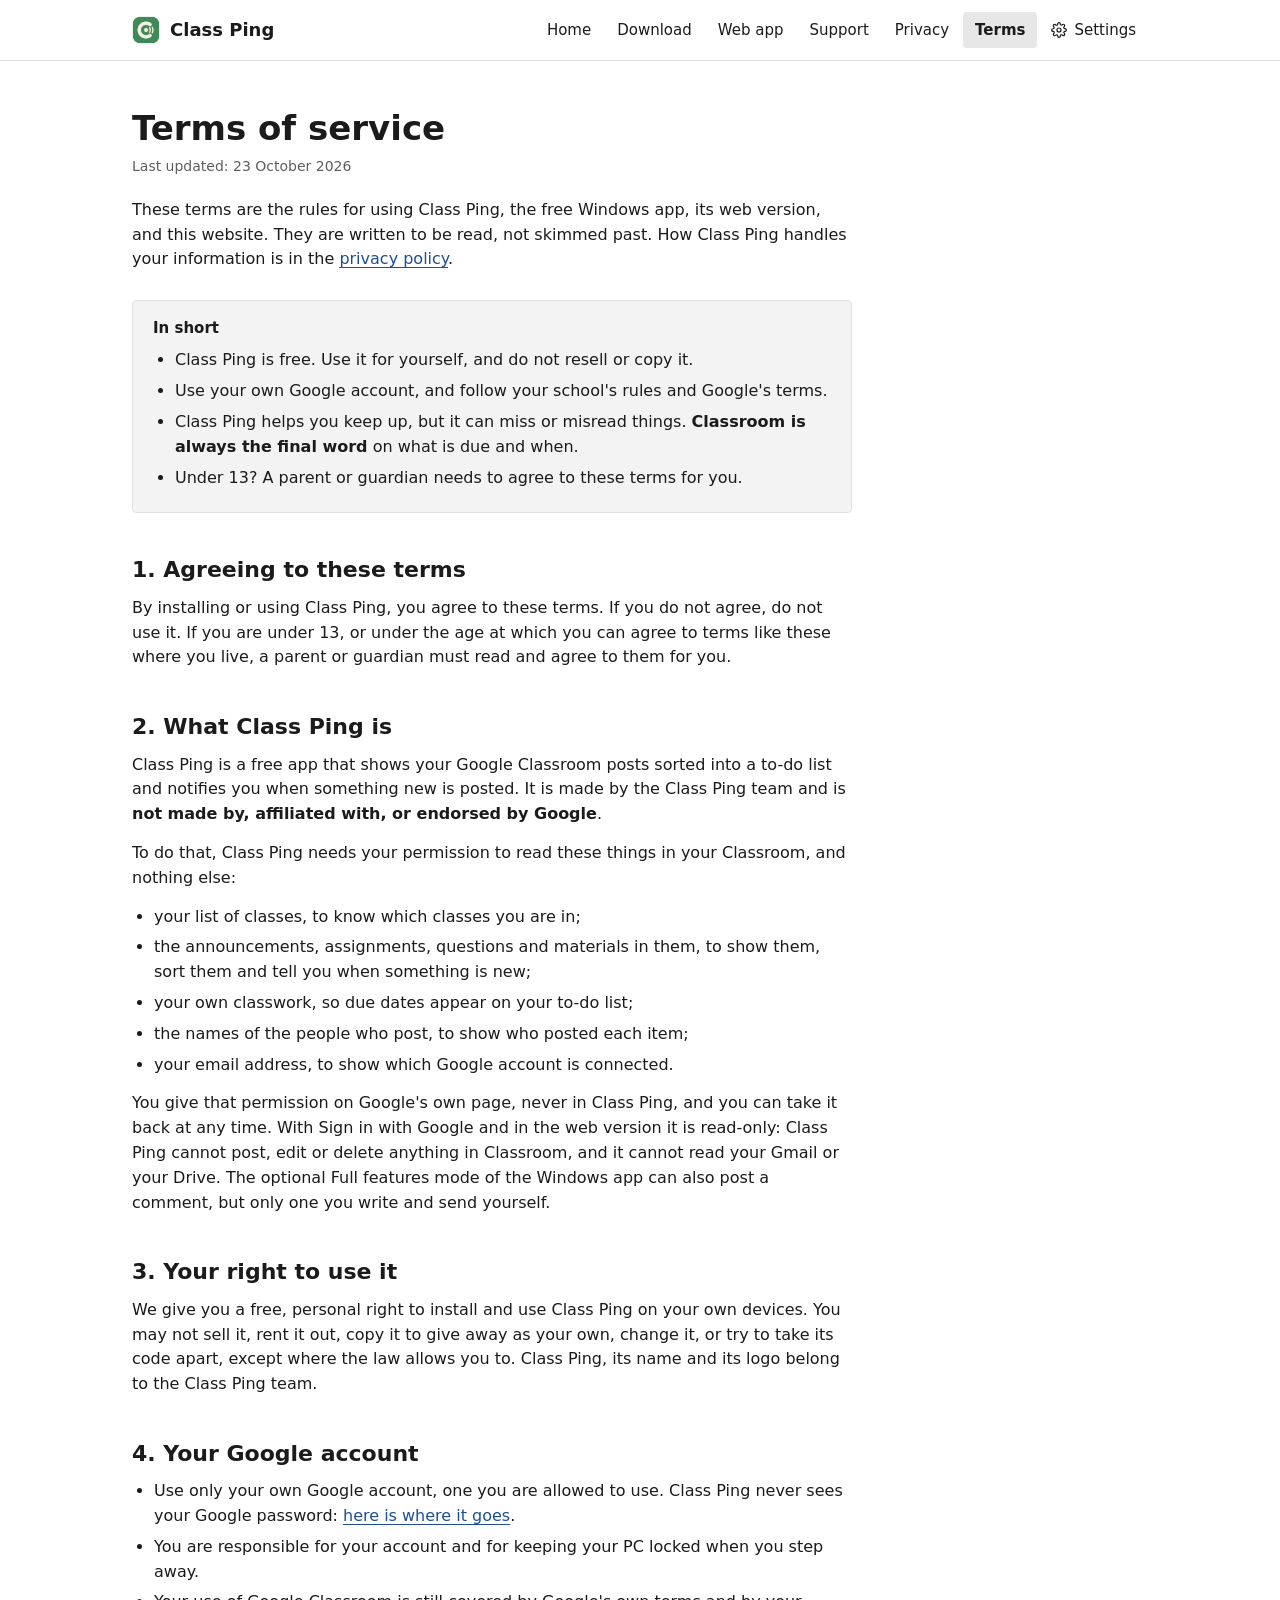
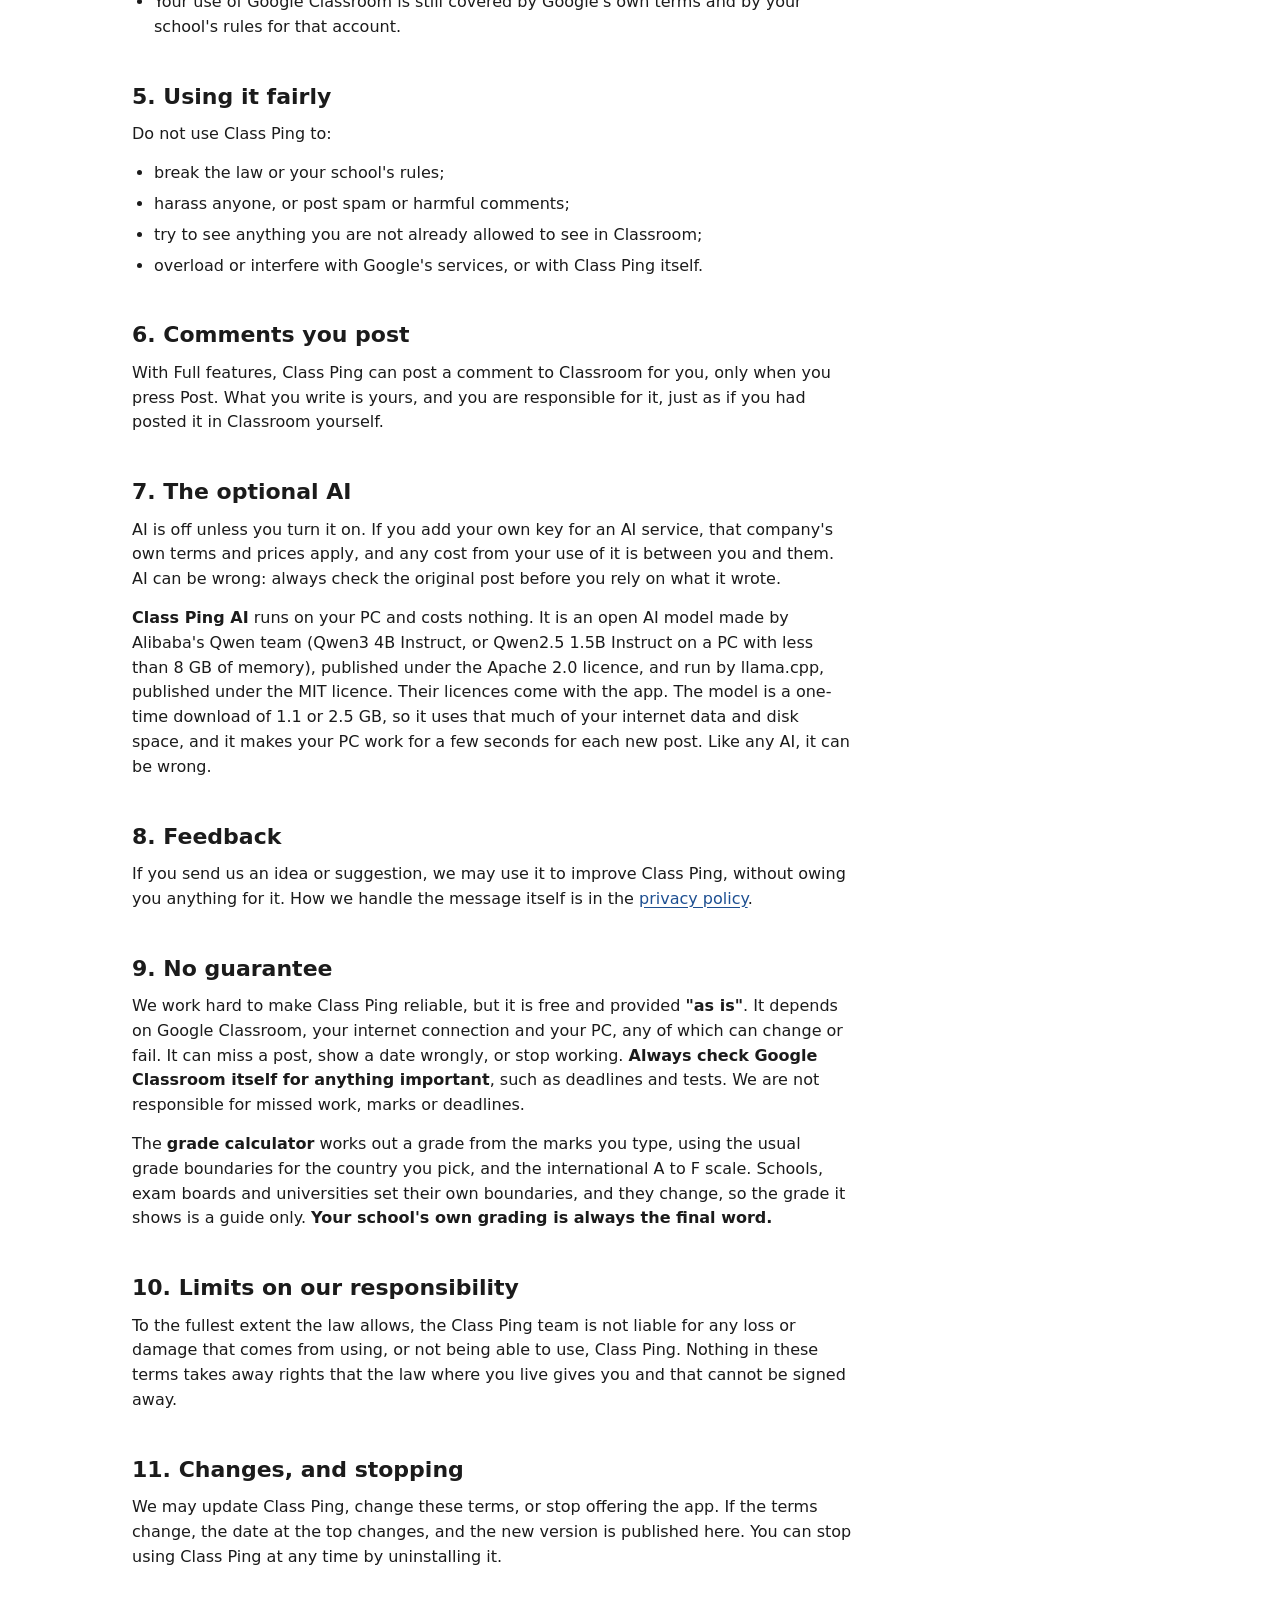
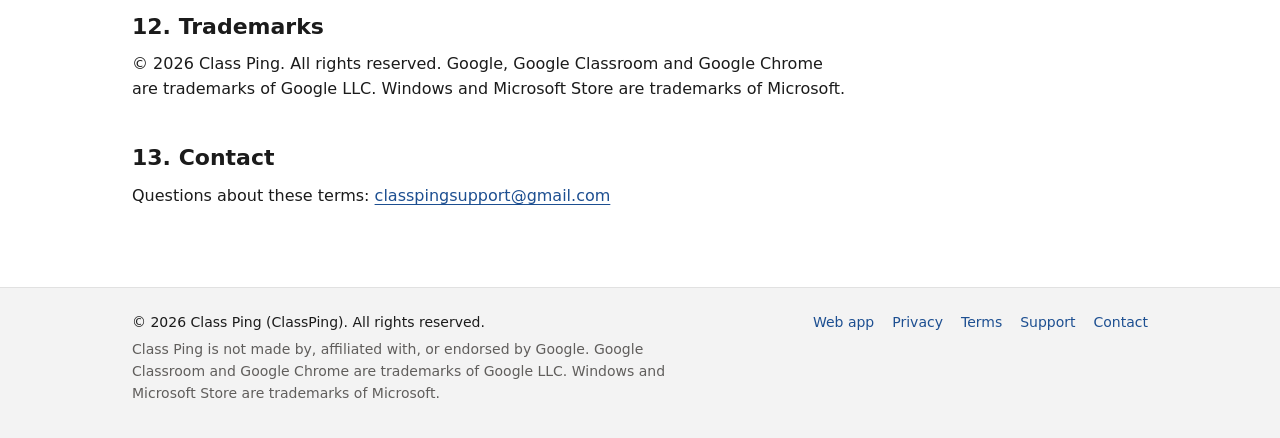
<file: terms.html>
<!doctype html>
<html lang="en">
<head>
  <meta charset="utf-8">
  <meta name="viewport" content="width=device-width, initial-scale=1">
  <meta http-equiv="Content-Security-Policy" content="default-src 'self'; script-src 'self' https://accounts.google.com/gsi/client; connect-src 'self' https://classroom.googleapis.com https://www.googleapis.com https://oauth2.googleapis.com https://accounts.google.com; img-src 'self' data: https:; style-src 'self' 'unsafe-inline' https://accounts.google.com/gsi/style; frame-src https://accounts.google.com; object-src 'none'; base-uri 'self'; form-action 'self'; manifest-src 'self'; worker-src 'self'">
  <meta name="referrer" content="strict-origin-when-cross-origin">
  <meta property="og:site_name" content="Class Ping">
  <meta property="og:title" content="Class Ping Terms of Service">
  <meta property="og:description" content="Your Google Classroom, sorted into a to-do list, with a ping when something is new. Free for Windows.">
  <meta property="og:image" content="https://classping.wazeem.com/social.png?v=6">
  <meta property="og:image:width" content="1200">
  <meta property="og:image:height" content="630">
  <meta name="twitter:card" content="summary_large_image">
  <title>Class Ping Terms of Service</title>
  <meta name="description" content="The rules for using Class Ping, the free Windows app for Google Classroom, and its website.">
  <link rel="canonical" href="https://classping.wazeem.com/terms.html">
<link rel="icon" href="/favicon.ico" sizes="any">
<link rel="icon" type="image/png" sizes="192x192" href="/logo.png">
  <link rel="apple-touch-icon" href="apple-touch-icon.png?v=6">
  <link rel="stylesheet" href="style.css?v=19">
  <script src="site.js?v=12"></script>
</head>
<body>

<header class="top">
  <div class="wrap">
    <a class="brand" href="./"><img src="logo.png?v=6" alt="" width="30" height="30">Class Ping</a>
    <button type="button" class="menu-toggle" aria-expanded="false" aria-controls="site-nav"><span class="bars" aria-hidden="true"></span>Menu</button>
    <nav id="site-nav" aria-label="Pages">
      <a href="./">Home</a>
      <a href="download.html">Download</a>
      <a href="app/">Web app</a>
      <a href="support.html">Support</a>
      <a href="privacy.html">Privacy</a>
      <a href="terms.html" aria-current="page">Terms</a>
      <a class="nav-settings" href="settings.html"><svg viewBox="0 0 24 24" fill="none" stroke="currentColor" stroke-width="1.8" stroke-linecap="round" stroke-linejoin="round" aria-hidden="true"><circle cx="12" cy="12" r="3"/><path d="M19.4 15a1.7 1.7 0 0 0 .3 1.8l.1.1a2 2 0 1 1-2.8 2.8l-.1-.1a1.7 1.7 0 0 0-1.8-.3 1.7 1.7 0 0 0-1 1.5V21a2 2 0 1 1-4 0v-.1a1.7 1.7 0 0 0-1.1-1.5 1.7 1.7 0 0 0-1.8.3l-.1.1a2 2 0 1 1-2.8-2.8l.1-.1a1.7 1.7 0 0 0 .3-1.8 1.7 1.7 0 0 0-1.5-1H3a2 2 0 1 1 0-4h.1a1.7 1.7 0 0 0 1.5-1.1 1.7 1.7 0 0 0-.3-1.8l-.1-.1a2 2 0 1 1 2.8-2.8l.1.1a1.7 1.7 0 0 0 1.8.3H9a1.7 1.7 0 0 0 1-1.5V3a2 2 0 1 1 4 0v.1a1.7 1.7 0 0 0 1 1.5 1.7 1.7 0 0 0 1.8-.3l.1-.1a2 2 0 1 1 2.8 2.8l-.1.1a1.7 1.7 0 0 0-.3 1.8V9a1.7 1.7 0 0 0 1.5 1H21a2 2 0 1 1 0 4h-.1a1.7 1.7 0 0 0-1.5 1z"/></svg><span>Settings</span></a>
    </nav>
  </div>
</header>

<main class="wrap read">

  <div class="page-head">
    <h1>Terms of service</h1>
    <p class="updated">Last updated: 23 October 2026</p>
  </div>

  <div class="doc">
  <p>These terms are the rules for using Class Ping, the free Windows app, its web version, and this website. They are written to be read, not skimmed past. How Class Ping handles your information is in the <a href="privacy.html">privacy policy</a>.</p>

  <div class="summary">
    <span class="label">In short</span>
    <ul>
      <li>Class Ping is free. Use it for yourself, and do not resell or copy it.</li>
      <li>Use your own Google account, and follow your school's rules and Google's terms.</li>
      <li>Class Ping helps you keep up, but it can miss or misread things. <strong>Classroom is always the final word</strong> on what is due and when.</li>
      <li>Under 13? A parent or guardian needs to agree to these terms for you.</li>
    </ul>
  </div>

  <h2 id="agreement">1. Agreeing to these terms</h2>
  <p>By installing or using Class Ping, you agree to these terms. If you do not agree, do not use it. If you are under 13, or under the age at which you can agree to terms like these where you live, a parent or guardian must read and agree to them for you.</p>

  <h2 id="what">2. What Class Ping is</h2>
  <p>Class Ping is a free app that shows your Google Classroom posts sorted into a to-do list and notifies you when something new is posted. It is made by the Class Ping team and is <strong>not made by, affiliated with, or endorsed by Google</strong>.</p>
  <p>To do that, Class Ping needs your permission to read these things in your Classroom, and nothing else:</p>
  <ul>
    <li>your list of classes, to know which classes you are in;</li>
    <li>the announcements, assignments, questions and materials in them, to show them, sort them and tell you when something is new;</li>
    <li>your own classwork, so due dates appear on your to-do list;</li>
    <li>the names of the people who post, to show who posted each item;</li>
    <li>your email address, to show which Google account is connected.</li>
  </ul>
  <p>You give that permission on Google's own page, never in Class Ping, and you can take it back at any time. With Sign in with Google and in the web version it is read-only: Class Ping cannot post, edit or delete anything in Classroom, and it cannot read your Gmail or your Drive. The optional Full features mode of the Windows app can also post a comment, but only one you write and send yourself.</p>

  <h2 id="use">3. Your right to use it</h2>
  <p>We give you a free, personal right to install and use Class Ping on your own devices. You may not sell it, rent it out, copy it to give away as your own, change it, or try to take its code apart, except where the law allows you to. Class Ping, its name and its logo belong to the Class Ping team.</p>

  <h2 id="account">4. Your Google account</h2>
  <ul>
    <li>Use only your own Google account, one you are allowed to use. Class Ping never sees your Google password: <a href="privacy.html#google-sign-in">here is where it goes</a>.</li>
    <li>You are responsible for your account and for keeping your PC locked when you step away.</li>
    <li>Your use of Google Classroom is still covered by Google's own terms and by your school's rules for that account.</li>
  </ul>

  <h2 id="rules">5. Using it fairly</h2>
  <p>Do not use Class Ping to:</p>
  <ul>
    <li>break the law or your school's rules;</li>
    <li>harass anyone, or post spam or harmful comments;</li>
    <li>try to see anything you are not already allowed to see in Classroom;</li>
    <li>overload or interfere with Google's services, or with Class Ping itself.</li>
  </ul>

  <h2 id="comments">6. Comments you post</h2>
  <p>With Full features, Class Ping can post a comment to Classroom for you, only when you press Post. What you write is yours, and you are responsible for it, just as if you had posted it in Classroom yourself.</p>

  <h2 id="ai">7. The optional AI</h2>
  <p>AI is off unless you turn it on. If you add your own key for an AI service, that company's own terms and prices apply, and any cost from your use of it is between you and them. AI can be wrong: always check the original post before you rely on what it wrote.</p>
  <p><strong>Class Ping AI</strong> runs on your PC and costs nothing. It is an open AI model made by Alibaba's Qwen team (Qwen3 4B Instruct, or Qwen2.5 1.5B Instruct on a PC with less than 8 GB of memory), published under the Apache 2.0 licence, and run by llama.cpp, published under the MIT licence. Their licences come with the app. The model is a one-time download of 1.1 or 2.5 GB, so it uses that much of your internet data and disk space, and it makes your PC work for a few seconds for each new post. Like any AI, it can be wrong.</p>

  <h2 id="feedback">8. Feedback</h2>
  <p>If you send us an idea or suggestion, we may use it to improve Class Ping, without owing you anything for it. How we handle the message itself is in the <a href="privacy.html#leaves">privacy policy</a>.</p>

  <h2 id="no-promise">9. No guarantee</h2>
  <p>We work hard to make Class Ping reliable, but it is free and provided <strong>"as is"</strong>. It depends on Google Classroom, your internet connection and your PC, any of which can change or fail. It can miss a post, show a date wrongly, or stop working. <strong>Always check Google Classroom itself for anything important</strong>, such as deadlines and tests. We are not responsible for missed work, marks or deadlines.</p>
  <p>The <strong>grade calculator</strong> works out a grade from the marks you type, using the usual grade boundaries for the country you pick, and the international A to F scale. Schools, exam boards and universities set their own boundaries, and they change, so the grade it shows is a guide only. <strong>Your school's own grading is always the final word.</strong></p>

  <h2 id="liability">10. Limits on our responsibility</h2>
  <p>To the fullest extent the law allows, the Class Ping team is not liable for any loss or damage that comes from using, or not being able to use, Class Ping. Nothing in these terms takes away rights that the law where you live gives you and that cannot be signed away.</p>

  <h2 id="changes">11. Changes, and stopping</h2>
  <p>We may update Class Ping, change these terms, or stop offering the app. If the terms change, the date at the top changes, and the new version is published here. You can stop using Class Ping at any time by uninstalling it.</p>

  <h2 id="trademarks">12. Trademarks</h2>
  <p>&copy; 2026 Class Ping. All rights reserved. Google, Google Classroom and Google Chrome are trademarks of Google LLC. Windows and Microsoft Store are trademarks of Microsoft.</p>

  <h2 id="contact">13. Contact</h2>
  <p>Questions about these terms: <a href="mailto:classpingsupport@gmail.com">classpingsupport@gmail.com</a></p>
  </div>

</main>

<footer>
  <div class="wrap">
    <div>
      <p class="copyright">&copy; 2026 Class Ping (ClassPing). All rights reserved.</p>
      <p>Class Ping is not made by, affiliated with, or endorsed by Google. Google Classroom and Google Chrome are trademarks of Google LLC. Windows and Microsoft Store are trademarks of Microsoft.</p>
    </div>
    <div class="foot-links"><a href="app/">Web app</a><a href="privacy.html">Privacy</a><a href="terms.html">Terms</a><a href="support.html">Support</a><a href="mailto:classpingsupport@gmail.com">Contact</a></div>
  </div>
</footer>

</body>
</html>
</file>
<file: style.css>
/* Class Ping: the website and the web app share this file.
   A plain, Windows-standard look: system type, neutral greys, 4px corners, one green for the
   main button, hairlines instead of boxes. Light by default, a neutral dark when the device
   asks for it. Round shapes are kept only for switches, avatars and class dots. */

:root {
  --bg: #FFFFFF;
  --sidebar: #F3F3F3;          /* the soft surface: sidebar, footer, quiet strips */
  --card: #FFFFFF;             /* fields and buttons */
  --raised: #E6E6E6;           /* switch track, avatar fallback, code */
  --divider: #E1E1E1;
  --accent: #2B7A4B;
  --accent-hover: #256A41;
  --accent-text: #FFFFFF;
  --text: #1B1B1B;
  --muted: #605E5C;
  --faint: #6E6C6A;
  --due: #A5470B;
  --warn: #A12A1B;
  --link: #1D4F91;

  --edge: color-mix(in srgb, var(--text) 28%, var(--bg));      /* the border of a field or a button */
  --hover: color-mix(in srgb, var(--text) 6%, transparent);
  --sel: color-mix(in srgb, var(--text) 10%, transparent);

  --ui: "Segoe UI Variable Text", "Segoe UI", system-ui, -apple-system, Roboto, "Helvetica Neue", Arial, sans-serif;
  --mono: Consolas, "Courier New", monospace;
  --r: 4px;
  --r-pop: 8px;
  --wide: 1080px;
  --read: 720px;
  color-scheme: light;
}

@media (prefers-color-scheme: dark) {
  :root:not([data-theme]) {
    --bg: #202020;
    --sidebar: #2A2A2A;
    --card: #2A2A2A;
    --raised: #383838;
    --divider: #3A3A3A;
    --accent: #5FB07F;
    --accent-hover: #77C093;
    --accent-text: #0E1F15;
    --text: #EDEDED;
    --muted: #A3A3A3;
    --faint: #979797;
    --due: #E7B26B;
    --warn: #F08A7A;
    --link: #8CB4EA;
    color-scheme: dark;
  }
}

* { box-sizing: border-box; }
html { -webkit-text-size-adjust: 100%; }

body {
  margin: 0;
  background: var(--bg);
  color: var(--text);
  font: 16px/1.55 var(--ui);
}

a { color: var(--link); text-underline-offset: 3px; }
a:hover { text-decoration-thickness: 2px; }
:focus-visible { outline: 2px solid var(--link); outline-offset: 2px; }

.wrap { max-width: var(--wide); margin: 0 auto; padding: 0 32px; }
.read .page-head, .read .doc { max-width: var(--read); }

/* -- the header: brand on the left, pages on the right -- */
.top { background: var(--bg); border-bottom: 1px solid var(--divider); }
.top .wrap { height: 60px; display: flex; align-items: center; justify-content: space-between; }
.brand {
  display: inline-flex;
  align-items: center;
  gap: 10px;
  color: var(--text);
  text-decoration: none;
  font: 600 18px/1 var(--ui);
  white-space: nowrap;
}
.brand img { width: 28px; height: 28px; border-radius: var(--r); display: block; }
.top nav { display: flex; align-items: center; gap: 2px; }
.top nav a {
  display: inline-flex;
  align-items: center;
  height: 36px;
  padding: 0 12px;
  border-radius: var(--r);
  color: var(--text);
  text-decoration: none;
  font-size: 15px;
  line-height: 1;
  white-space: nowrap;
}
.top nav a:hover { background: var(--hover); }
.top nav a[aria-current="page"] { font-weight: 600; background: var(--sel); }
.top nav a.nav-settings { gap: 7px; }
.top nav a.nav-settings svg { width: 16px; height: 16px; flex: none; }

/* -- type: system sans only, real size contrast -- */
h1, h2, h3 { font-family: var(--ui); font-weight: 600; line-height: 1.2; margin: 0; }
h1 { font-size: 40px; line-height: 1.15; text-wrap: balance; }
h2 { font-size: 26px; }
h3 { font-size: 18px; line-height: 1.3; }
p { margin: 0 0 14px; }
ul { margin: 0 0 14px; padding-left: 22px; }
li { margin-bottom: 6px; }
strong { font-weight: 600; }
.label { font-size: 15px; font-weight: 600; color: var(--text); }

/* -- the opening of the home page -- */
.hero { padding-top: 56px; padding-bottom: 64px; }
.hero-text { max-width: 700px; }
.hero-logo { display: block; width: 72px; height: 72px; margin-bottom: 20px; }
.hero h1 { margin-bottom: 16px; }
.lead { font-size: 18px; line-height: 1.55; color: var(--muted); margin-bottom: 24px; }

.actions { display: flex; flex-wrap: wrap; gap: 10px; margin-bottom: 14px; }
.button {
  display: inline-flex;
  align-items: center;
  justify-content: center;
  min-height: 40px;
  padding: 0 18px;
  border: 1px solid var(--accent);
  border-radius: var(--r);
  background: var(--accent);
  color: var(--accent-text);
  text-decoration: none;
  font: 600 15px/1.2 var(--ui);
}
.button:hover { background: var(--accent-hover); border-color: var(--accent-hover); color: var(--accent-text); }
.button.quiet { background: var(--card); color: var(--text); border-color: var(--edge); }
.button.quiet:hover { background: color-mix(in srgb, var(--text) 7%, var(--card)); border-color: var(--edge); color: var(--text); }
.get { display: flex; flex-direction: column; gap: 10px; align-items: stretch; min-width: 220px; }
.note { font-size: 14px; color: var(--muted); margin: 0; }

/* the product, as it really looks */
.shot { margin: 40px 0 0; }
.shot img { display: block; width: 100%; height: auto; border: 1px solid var(--divider); border-radius: var(--r); }
.shot figcaption { margin-top: 8px; font-size: 14px; color: var(--muted); }

/* -- sections: a rule, a heading, plain text -- */
.band { border-top: 1px solid var(--divider); padding: 56px 0; }
.split { display: grid; grid-template-columns: minmax(0, 0.8fr) minmax(0, 2fr); gap: 48px; }
.split .body { max-width: var(--read); }
.split .body > p:last-child { margin-bottom: 0; }
.section-head { margin-bottom: 28px; max-width: var(--read); }
.section-head p { color: var(--muted); margin: 10px 0 0; font-size: 17px; }

.points { columns: 2; column-gap: 56px; list-style: none; padding: 0; margin: 0; }
.points li { break-inside: avoid; margin: 0 0 18px; }
.points strong { display: block; margin-bottom: 2px; }
.points span { color: var(--muted); }

.sections { display: flex; flex-wrap: wrap; gap: 6px; padding: 0; list-style: none; margin: 0 0 14px; }
.sections li { margin: 0; font-size: 14px; padding: 4px 10px; border: 1px solid var(--divider); border-radius: 3px; background: var(--sidebar); }

.uses { width: 100%; border-collapse: collapse; margin: 0 0 18px; font-size: 15px; }
.uses th, .uses td { text-align: left; vertical-align: top; padding: 12px 0; border-top: 1px solid var(--divider); }
.uses tr:first-child th, .uses tr:first-child td { border-top: 0; padding-top: 0; }
.uses th { font-weight: 600; width: 36%; padding-right: 24px; }
.uses td { color: var(--muted); }

/* -- privacy and terms pages -- */
.page-head { padding: 48px 0 20px; }
.page-head h1 { font-size: 34px; margin-bottom: 8px; }
.updated { color: var(--muted); font-size: 14px; margin: 0; }
.doc { padding-bottom: 64px; }
.doc h2 { font-size: 22px; margin: 44px 0 12px; scroll-margin-top: 16px; }
.doc h3 { font-size: 17px; margin: 22px 0 6px; }
.summary {
  background: var(--sidebar);
  border: 1px solid var(--divider);
  border-radius: var(--r);
  padding: 16px 20px 8px;
  margin: 28px 0 8px;
}
.summary .label { display: block; margin-bottom: 8px; }
.toc { columns: 2; column-gap: 32px; padding-left: 20px; font-size: 15px; margin: 0; }
.toc li { break-inside: avoid; }
.table-wrap { overflow-x: auto; }
.doc table { width: 100%; border-collapse: collapse; margin: 8px 0 18px; font-size: 15px; }
.doc th, .doc td { text-align: left; vertical-align: top; padding: 12px 0; border-top: 1px solid var(--divider); }
.doc a { overflow-wrap: anywhere; }
.doc th { font-weight: 600; color: var(--text); width: 30%; padding-right: 20px; }
.doc td { color: var(--muted); }
code { font-family: var(--mono); font-size: 14px; background: var(--raised); padding: 1px 5px; border-radius: 3px; }

/* the three steps and the pictures, inside the privacy policy */
.doc .flow { list-style: none; margin: 16px 0 22px; padding: 0; display: grid; gap: 28px; }
.doc .flow li { position: relative; margin: 0; padding: 16px 18px 18px; background: var(--bg); border: 1px solid var(--divider); border-radius: var(--r); }
.doc .flow li.key { background: var(--sidebar); border-color: var(--edge); }
.doc .flow li + li::after { content: "\2193"; position: absolute; left: 18px; top: -25px; color: var(--faint); font-size: 18px; line-height: 1; }
.doc .flow .who { display: block; margin-bottom: 4px; font-size: 14px; font-weight: 600; color: var(--muted); }
.doc .flow h3 { margin: 0 0 6px; font-size: 18px; }
.doc .flow p { margin: 0; color: var(--muted); font-size: 15px; }
.doc .flow .pw { color: var(--text); font-weight: 600; }
.doc figure { margin: 16px 0 26px; }
.doc figure img { display: block; width: 100%; height: auto; border: 1px solid var(--divider); border-radius: var(--r); background: var(--card); }
.doc figure.narrow img { max-width: 460px; }
.doc figcaption { margin-top: 8px; font-size: 14.5px; line-height: 1.5; color: var(--muted); }
.doc figcaption strong { color: var(--text); }

/* -- foot -- */
footer { border-top: 1px solid var(--divider); background: var(--sidebar); color: var(--muted); font-size: 14px; }
footer .wrap { padding-top: 24px; padding-bottom: 28px; display: flex; justify-content: space-between; gap: 32px; }
footer p { margin: 0 0 6px; max-width: 560px; }
footer a { color: var(--link); display: inline-block; padding: 6px 0; text-decoration: none; }
footer a:hover, footer a:focus-visible, .toc a:hover, .toc a:focus-visible { text-decoration: underline; }
.foot-links { display: flex; flex-wrap: wrap; gap: 8px 18px; white-space: nowrap; margin-top: -6px; }
.copyright { color: var(--text); }
.toc a { display: inline-block; padding: 5px 0; text-decoration: none; }

/* -- inner pages: a heading, then the content -- */
.page-intro { padding: 48px 0 28px; }
.page-intro h1 { font-size: 34px; margin-bottom: 10px; }
.page-intro p { color: var(--muted); font-size: 17px; max-width: 620px; margin: 0; }
.page-body { padding-bottom: 72px; max-width: 880px; }
.block + .block { margin-top: 44px; }
.block > h2 { font-size: 22px; margin-bottom: 14px; }

/* tags: small flat rectangles */
.tag, .badge {
  display: inline-block;
  font: 600 12px/1.25 var(--ui);
  color: var(--muted);
  border: 1px solid var(--edge);
  border-radius: 3px;
  padding: 3px 7px 4px;
}
.badge { margin-bottom: 10px; }
.tag { vertical-align: 1px; margin-left: 6px; }

/* -- download page -- */
.download {
  display: grid;
  grid-template-columns: minmax(0, 1fr) auto;
  gap: 20px 32px;
  align-items: center;
  border: 1px solid var(--divider);
  border-radius: var(--r);
  padding: 22px 24px;
}
.download h2 { font-size: 22px; margin-bottom: 6px; }
.download p { color: var(--muted); margin: 0; }
.needs { margin: 0; border-top: 1px solid var(--divider); }
.needs div { display: grid; grid-template-columns: minmax(110px, 0.3fr) minmax(0, 1fr); gap: 16px; padding: 12px 0; border-bottom: 1px solid var(--divider); }
.needs dt { font-weight: 600; }
.needs dd { margin: 0; color: var(--muted); }
.steps { margin: 0; padding-left: 22px; display: grid; gap: 14px; color: var(--muted); }
.steps li { margin: 0; padding-left: 4px; }
.steps li strong { color: var(--text); }

/* -- support page -- */
.contact-cards { display: grid; grid-template-columns: repeat(2, minmax(0, 1fr)); gap: 0 48px; }
.contact-cards .card { border-top: 1px solid var(--divider); padding: 16px 0 4px; }
.contact-cards h3 { margin-bottom: 6px; }
.contact-cards p { color: var(--muted); margin: 0; font-size: 15px; }
.faq { border-top: 1px solid var(--divider); }
.faq details { border-bottom: 1px solid var(--divider); }
.faq summary {
  list-style: none; cursor: pointer;
  display: flex; justify-content: space-between; align-items: center; gap: 16px;
  padding: 14px 2px; min-height: 48px; font: 600 16px/1.3 var(--ui);
}
.faq summary::-webkit-details-marker { display: none; }
.faq summary::after { content: "+"; font: 22px/1 var(--ui); color: var(--muted); }
.faq details[open] summary::after { content: "\2212"; }
.faq summary:hover { background: var(--hover); }
.faq details p { color: var(--muted); margin: 0 0 16px; padding: 0 2px; max-width: var(--read); }

/* -- settings page -- */
.settings-group { border: 1px solid var(--divider); border-radius: var(--r); padding: 20px 22px; }
.settings-group + .settings-group { margin-top: 14px; }
.settings-group h2 { font-size: 19px; margin-bottom: 4px; }
.settings-group > p { color: var(--muted); font-size: 15px; margin: 0 0 14px; }
.themes { display: grid; grid-template-columns: repeat(4, minmax(0, 1fr)); gap: 8px; }
.choice { position: relative; display: flex; cursor: pointer; }
.choice input { position: absolute; opacity: 0; width: 1px; height: 1px; }
.choice .face {
  flex: 1; display: block; border: 2px solid var(--divider); border-radius: var(--r);
  padding: 8px; font-size: 14px; color: var(--muted); background: var(--bg);
}
.choice:hover .face { border-color: var(--edge); }
.choice input:checked + .face { border-color: var(--accent); color: var(--text); font-weight: 600; }
.choice input:focus-visible + .face { outline: 2px solid var(--link); outline-offset: 2px; }
.swatch { display: flex; height: 40px; border-radius: 3px; overflow: hidden; margin-bottom: 8px; border: 1px solid rgba(127, 127, 127, 0.3); }
.swatch i { display: block; position: relative; }
.swatch i:nth-child(1) { width: 28%; }
.swatch i:nth-child(2) { flex: 1; }
.swatch i:nth-child(2)::after { content: ""; position: absolute; left: 10px; right: 10px; top: 9px; height: 18px; border-radius: 2px; background: var(--sw-card); }
.swatch i:nth-child(2)::before { content: ""; position: absolute; z-index: 1; left: 16px; top: 15px; width: 20px; height: 6px; border-radius: 1px; background: var(--sw-accent); }
.sw-system { --sw-card: #E1E1E1; --sw-accent: #2B7A4B; }
.sw-system i:nth-child(1) { background: #F3F3F3; }
.sw-system i:nth-child(2) { background: #FFFFFF; }
.sw-light { --sw-card: #E1E1E1; --sw-accent: #2B7A4B; }
.sw-light i:nth-child(1) { background: #F3F3F3; } .sw-light i:nth-child(2) { background: #FFFFFF; }
.sw-graphite { --sw-card: #3A3A3A; --sw-accent: #5FB07F; }
.sw-graphite i:nth-child(1) { background: #2A2A2A; } .sw-graphite i:nth-child(2) { background: #202020; }
.sw-study-lamp { --sw-card: #222824; --sw-accent: #6DB585; }
.sw-study-lamp i:nth-child(1) { background: #151917; } .sw-study-lamp i:nth-child(2) { background: #1B201D; }
.sw-parchment { --sw-card: #FFFDF8; --sw-accent: #2F6B45; }
.sw-parchment i:nth-child(1) { background: #EFE8DA; } .sw-parchment i:nth-child(2) { background: #F7F2E8; }
.sw-chalkboard { --sw-card: #223529; --sw-accent: #E8C547; }
.sw-chalkboard i:nth-child(1) { background: #17241E; } .sw-chalkboard i:nth-child(2) { background: #1C2B24; }
.sw-midnight-ink { --sw-card: #1D2438; --sw-accent: #6DB585; }
.sw-midnight-ink i:nth-child(1) { background: #121726; } .sw-midnight-ink i:nth-child(2) { background: #171D2E; }
.sw-ebony { --sw-card: #141414; --sw-accent: #6DB585; }
.sw-ebony i:nth-child(1) { background: #0E0E0E; } .sw-ebony i:nth-child(2) { background: #000000; }
/* "match my device": the light and the dark look, one above the other */
.sw-system i:nth-child(1)::before { content: ""; position: absolute; left: 0; right: 0; bottom: 0; height: 50%; background: #2A2A2A; }

.segmented { display: inline-flex; border: 1px solid var(--edge); border-radius: var(--r); padding: 2px; gap: 2px; flex-wrap: wrap; }
.segmented .choice .face { border: 0; background: transparent; padding: 7px 16px; font-size: 15px; border-radius: 3px; }
.segmented .choice:hover .face { background: var(--hover); }
.segmented .choice input:checked + .face { background: var(--sel); color: var(--text); font-weight: 600; }
.toggle { display: flex; align-items: center; justify-content: space-between; gap: 16px; cursor: pointer; font-size: 16px; }
.toggle small { display: block; color: var(--muted); font-size: 14px; }
.toggle input { appearance: none; -webkit-appearance: none; flex: none; width: 42px; height: 24px; border-radius: 12px; background: var(--card); border: 1px solid var(--edge); position: relative; cursor: pointer; margin: 0; }
.toggle input::after { content: ""; position: absolute; top: 3px; left: 3px; width: 16px; height: 16px; border-radius: 50%; background: var(--muted); }
.toggle input:checked { background: var(--accent); border-color: var(--accent); }
.toggle input:checked::after { left: 21px; background: var(--accent-text); }
.toggle input:focus-visible { outline: 2px solid var(--link); outline-offset: 2px; }
.settings-foot { display: flex; justify-content: space-between; align-items: center; gap: 12px; margin-top: 18px; flex-wrap: wrap; }
.settings-foot p { margin: 0; color: var(--muted); font-size: 14px; }
.settings-foot button { font: 600 15px var(--ui); min-height: 40px; padding: 0 16px; border-radius: var(--r); cursor: pointer; background: var(--card); border: 1px solid var(--edge); color: var(--text); }
.settings-foot button:hover { background: color-mix(in srgb, var(--text) 7%, var(--card)); }
.saved { color: var(--muted); font-size: 14px; opacity: 0; }
.saved.show { opacity: 1; }
.no-js-note { color: var(--muted); }
/* the settings are drawn by site.js a moment after the page: their room is kept, so the footer does not jump down */
.js .no-js-note { display: none; }
.js #settings-root { min-height: 640px; }
@media (max-width: 900px) { .js #settings-root { min-height: 720px; } }
@media (max-width: 640px) { .js #settings-root { min-height: 800px; } }

/* -- the short call to action at the foot of the home page -- */
.cta { display: flex; justify-content: space-between; align-items: center; gap: 24px; flex-wrap: wrap; }
.cta h2 { margin-bottom: 6px; }
.cta p { margin: 0; color: var(--muted); }

/* -- the two ways to sign in, side by side -- */
.modes { display: grid; grid-template-columns: repeat(2, minmax(0, 1fr)); gap: 12px; margin: 6px 0 18px; }
.mode { border: 1px solid var(--divider); border-radius: var(--r); padding: 18px 20px; }
.mode h3 { font-size: 19px; margin-bottom: 8px; }
.mode p { color: var(--muted); font-size: 15px; margin-bottom: 12px; }
.gets { padding-left: 20px; margin: 0; font-size: 15px; }
.gets li { margin: 0 0 4px; }

/* -- narrower screens -- */
@media (max-width: 900px) {
  .split { grid-template-columns: 1fr; gap: 16px; }
  .themes { grid-template-columns: repeat(3, minmax(0, 1fr)); }
  footer .wrap { flex-direction: column; gap: 12px; }
  .foot-links { margin-top: 0; }
}
@media (min-width: 761px) and (max-width: 940px) {
  .top nav { gap: 0; }
  .top nav a { padding: 0 9px; font-size: 14px; }
}

@media (max-width: 640px) {
  .wrap { padding: 0 16px; }
  .top .wrap { height: 56px; }
  .brand { font-size: 17px; gap: 8px; }
  .brand img { width: 26px; height: 26px; }
  .top nav { gap: 0; }
  .top nav a { padding: 0 9px; font-size: 14px; height: 32px; }
  h1 { font-size: 30px; }
  h2 { font-size: 23px; }
  .hero { padding-top: 32px; padding-bottom: 40px; }
  .hero-logo { width: 56px; height: 56px; }
  .lead { font-size: 17px; }
  .shot { margin-top: 28px; }
  .band { padding: 40px 0; }
  .points { columns: 1; }
  .page-intro { padding: 32px 0 20px; }
  .page-intro h1, .page-head h1 { font-size: 28px; }
  .page-head { padding-top: 32px; }
  .uses th { width: 42%; }
  .toc { columns: 1; }
  .download { grid-template-columns: 1fr; padding: 18px 16px; }
  .get .button, .download > .button { width: 100%; }
  .contact-cards { grid-template-columns: 1fr; }
  .needs div { grid-template-columns: 1fr; gap: 2px; }
  .themes { grid-template-columns: repeat(2, minmax(0, 1fr)); }
  .settings-group { padding: 16px; }
  .modes { grid-template-columns: 1fr; }
  .button, .settings-foot button { min-height: 44px; }
  .actions .button { flex: 1 1 100%; }
  footer a, .toc a { min-height: 44px; display: inline-flex; align-items: center; }
  .segmented .choice .face { padding: 11px 14px; }
  .shot img { aspect-ratio: 780 / 1490; }      /* the phone picture is tall: its room is kept while it loads */
}

/* -- the phone menu: the pages, one per line -- */
.menu-toggle {
  display: none;
  align-items: center;
  gap: 10px;
  min-height: 44px;
  padding: 0 12px;
  border: 1px solid var(--edge);
  border-radius: var(--r);
  background: var(--card);
  color: var(--text);
  font: 15px/1 var(--ui);
  cursor: pointer;
}
.menu-toggle .bars, .menu-toggle .bars::before, .menu-toggle .bars::after {
  display: block; width: 16px; height: 2px; background: currentColor;
}
.menu-toggle .bars { position: relative; }
.menu-toggle .bars::before, .menu-toggle .bars::after { content: ""; position: absolute; left: 0; }
.menu-toggle .bars::before { top: -5px; }
.menu-toggle .bars::after { top: 5px; }
.top.open .menu-toggle .bars { background: transparent; }
.top.open .menu-toggle .bars::before { transform: translateY(5px) rotate(45deg); }
.top.open .menu-toggle .bars::after { transform: translateY(-5px) rotate(-45deg); }

@media (max-width: 760px) {
  .top { position: relative; }
  .js .menu-toggle { display: inline-flex; }
  .js .top nav {
    position: absolute;
    left: 0; right: 0; top: 100%;
    z-index: 20;
    flex-direction: column;
    align-items: stretch;
    gap: 0;
    padding: 6px 16px 10px;
    background: var(--bg);
    border-bottom: 1px solid var(--divider);
    opacity: 0;
    transform: translateY(-4px);
    visibility: hidden;
  }
  .js .top.open nav { opacity: 1; transform: none; visibility: visible; }
  .js .top nav a { height: 44px; padding: 0 8px; font-size: 16px; }
  .top .brand { min-height: 44px; }
  html:not(.js) .top .wrap { height: auto; padding-top: 10px; padding-bottom: 10px; flex-wrap: wrap; gap: 8px; }
  html:not(.js) .top nav { flex-wrap: wrap; }
}

/* -- text size and links, from Settings -- */
:root[data-text="small"] { --zoom: 0.9; }
:root[data-text="large"] { --zoom: 1.15; }
:root[data-text="small"] body { zoom: 0.9; }
:root[data-text="large"] body { zoom: 1.15; }
/* only links inside running text; buttons, tiles, nav rows and link lists stay plain */
:root[data-links="underline"] main a:not(.button):not(.ap-btn):not(.ap-nav):not(.ap-file):not(.ap-back):not(.ap-brand):not(.ap-linkrow a):not(.toc a) { text-decoration: underline; }

/* -- the looks that can be chosen in Settings. "Light" is the default tokens above. -- */
:root[data-theme="light"] { color-scheme: light; }
:root[data-theme="graphite"] {
  --bg: #202020;
  --sidebar: #2A2A2A;
  --card: #2A2A2A;
  --raised: #383838;
  --divider: #3A3A3A;
  --accent: #5FB07F;
  --accent-hover: #77C093;
  --accent-text: #0E1F15;
  --text: #EDEDED;
  --muted: #A3A3A3;
  --faint: #979797;
  --due: #E7B26B;
  --warn: #F08A7A;
  --link: #8CB4EA;
  color-scheme: dark;
}
:root[data-theme="study-lamp"] {
  --sidebar: #151917;
  --bg: #1B201D;
  --card: #222824;
  --raised: #303732;
  --divider: #3B443E;
  --accent: #6DB585;
  --accent-hover: #85C79B;
  --accent-text: #121714;
  --text: #E8ECE6;
  --muted: #A8B0A9;
  --faint: #99A19A;
  --due: #E2A45F;
  --warn: #E8806E;
  --link: #85C79B;
  color-scheme: dark;
}
:root[data-theme="parchment"] {
  --sidebar: #EFE8DA;
  --bg: #F7F2E8;
  --card: #FFFDF8;
  --raised: #EAE2D3;
  --divider: #D6CAB4;
  --accent: #2F6B45;
  --accent-hover: #3A7D54;
  --accent-text: #FFF8F0;
  --text: #2B2620;
  --muted: #5F574B;
  --faint: #6E655A;
  --due: #8F5410;
  --warn: #A33427;
  --link: #2F6B45;
  color-scheme: light;
}
:root[data-theme="chalkboard"] {
  --sidebar: #17241E;
  --bg: #1C2B24;
  --card: #223529;
  --raised: #2E463B;
  --divider: #3A5447;
  --accent: #E8C547;
  --accent-hover: #F0D366;
  --accent-text: #1C2B24;
  --text: #EEF0E6;
  --muted: #B5BFAF;
  --faint: #A0AB9B;
  --due: #F2B36B;
  --warn: #F29A8A;
  --link: #E8C547;
  color-scheme: dark;
}
:root[data-theme="midnight-ink"] {
  --sidebar: #121726;
  --bg: #171D2E;
  --card: #1D2438;
  --raised: #2A3350;
  --divider: #333D5C;
  --accent: #6DB585;
  --accent-hover: #85C79B;
  --accent-text: #141925;
  --text: #E8E6DF;
  --muted: #A7AABB;
  --faint: #9498AD;
  --due: #E0A15E;
  --warn: #F0907E;
  --link: #85C79B;
  color-scheme: dark;
}
:root[data-theme="ebony"] {
  --sidebar: #0E0E0E;
  --bg: #000000;
  --card: #141414;
  --raised: #232323;
  --divider: #2B2B2B;
  --accent: #6DB585;
  --accent-hover: #85C79B;
  --accent-text: #0A0A0A;
  --text: #ECECEC;
  --muted: #A6A6A6;
  --faint: #959595;
  --due: #E6A95E;
  --warn: #F0907E;
  --link: #85C79B;
  color-scheme: dark;
}

/* -- motion: short, opacity and transform only, and none of it with reduced motion -- */
html { scroll-behavior: smooth; }
@view-transition { navigation: auto; }
/* the bar stays put while the page fades, and sits above it, so the phone menu opens over the page */
.top { view-transition-name: top-bar; position: relative; z-index: 30; }
::view-transition-old(root), ::view-transition-new(root) { animation-duration: 0.16s; animation-timing-function: ease; }

main { animation: fade-in 0.18s ease both; }
@keyframes fade-in { from { opacity: 0; } to { opacity: 1; } }
@keyframes rise { from { opacity: 0; transform: translateY(6px); } to { opacity: 1; transform: none; } }
.hero-text > *, .page-intro > *, .page-head > *, .block, .summary, .settings-group {
  animation: rise 0.22s ease backwards;
  animation-delay: calc(var(--i, 0) * 35ms);
}
:is(.hero-text, .page-intro, .page-head, .page-body, .settings-form) > :nth-child(2) { --i: 1; }
:is(.hero-text, .page-intro, .page-head, .page-body, .settings-form) > :nth-child(3) { --i: 2; }
:is(.hero-text, .page-body) > :nth-child(4) { --i: 3; }
.hero-text > :nth-child(5) { --i: 4; }
.hero .shot { animation: rise 0.25s ease 0.12s backwards; }

/* below the fold, blocks rise once as they scroll into view (site.js adds .rv only when it can); without JS everything is simply there */
.js .rv { opacity: 0; transform: translateY(6px); }
.js .rv.in { opacity: 1; transform: none; transition: opacity 0.22s ease, transform 0.22s ease; transition-delay: calc(var(--i, 0) * 40ms); }

/* the colours ease over when the look is changed in Settings (site.js adds the class for a moment) */
html.theme-fade, html.theme-fade * { transition: background-color 0.2s ease, color 0.2s ease, border-color 0.2s ease !important; }

.button, .menu-toggle, .settings-foot button, .top nav a, .faq summary { transition: background-color 0.15s ease, border-color 0.15s ease, color 0.15s ease; }
.faq details[open] p { animation: rise 0.2s ease backwards; }

@media (prefers-reduced-motion: reduce) {
  html { scroll-behavior: auto; }
  @view-transition { navigation: none; }
}
@media print { .js .rv { opacity: 1; transform: none; } }
@media (prefers-reduced-motion: reduce) {
  *, *::before, *::after { animation: none !important; transition: none !important; scroll-behavior: auto !important; }
  .js .rv { opacity: 1 !important; transform: none !important; }
}
</file>
<file: app/app.css>
/* Class Ping on the web: a Windows-standard look on the site's tokens (style.css defines --bg,
   --sidebar, --accent ... for every look). A grey sidebar, a white page, 4px corners, posts as
   rows with a hairline between them. Round only: switches, avatars and class dots. */

html { scrollbar-gutter: stable; }
html, body { height: 100%; }
body { margin: 0; font: 15px/1.5 var(--ui); background: var(--bg); color: var(--text); }
[hidden] { display: none !important; }
/* Button-like links, nav rows and tiles are never underlined (not even with "Underline every link" on);
   only links inside running text are, and a link row gets one on hover or focus. */
a.ap-btn, a.ap-nav, a.ap-brand, a.ap-file, a.ap-back { text-decoration: none; }
a.ap-btn:hover, a.ap-nav:hover, a.ap-brand:hover, a.ap-file:hover, a.ap-back:hover { text-decoration: none; }

.ap {
  --ap-side: 256px;
  min-height: calc(100vh / var(--zoom, 1));       /* the text-size setting zooms the page (style.css), so viewport units are divided back */
  display: grid;
  grid-template-columns: var(--ap-side) minmax(0, 1fr);
}

/* -- sidebar ----------------------------------------------------------------------------- */
.ap-side {
  position: sticky; top: 0; height: calc(100vh / var(--zoom, 1)); overflow-y: auto;
  background: var(--sidebar); border-right: 1px solid var(--divider);
  padding: 16px 10px 10px; display: flex; flex-direction: column;
}
.ap-brand {
  display: inline-flex; align-items: center; gap: 10px; padding: 0 6px; margin-bottom: 14px;
  color: var(--text); text-decoration: none; font: 600 16px/1 var(--ui); white-space: nowrap;
}
.ap-brand img { border-radius: 4px; display: block; }
.ap-beta { margin-left: 2px; padding: 2px 6px 3px; border: 1px solid var(--edge); border-radius: 3px; color: var(--muted); font: 600 11px/1.25 var(--ui); }
.ap-checkrow { padding: 0 4px 12px; }
.ap-btn {
  display: inline-flex; align-items: center; justify-content: center; gap: 6px; height: 32px; padding: 0 12px;
  border: 1px solid var(--edge); border-radius: var(--r); background: var(--card); color: var(--text);
  font: 600 13px/1 var(--ui); cursor: pointer; text-decoration: none; white-space: nowrap;
  transition: background-color 0.15s ease, border-color 0.15s ease;
}
.ap-btn:hover { background: color-mix(in srgb, var(--text) 7%, var(--card)); color: var(--text); }
.ap-btn.strong { background: var(--accent); border-color: var(--accent); color: var(--accent-text); }
.ap-btn.strong:hover { background: var(--accent-hover); border-color: var(--accent-hover); color: var(--accent-text); }
.ap-btn.big { height: 34px; width: 100%; font-size: 14px; }
.ap-btn.wide { width: auto; height: 36px; margin-top: 14px; }
.ap-btn:disabled { opacity: 0.6; cursor: default; }

#ap-nav { display: flex; flex-direction: column; gap: 1px; flex: 1 1 auto; min-height: 120px; overflow-y: auto; overflow-x: hidden; }
.ap-nav {
  display: flex; align-items: center; gap: 8px; width: 100%; text-align: left; min-height: 32px; padding: 5px 10px;
  border: 0; border-radius: var(--r); background: transparent;
  color: var(--text); font: 14px/1.2 var(--ui); cursor: pointer; text-decoration: none;
  transition: background-color 0.15s ease;
}
.ap-nav span { flex: 1; min-width: 0; overflow: hidden; text-overflow: ellipsis; white-space: nowrap; }
.ap-nav em { font-style: normal; color: var(--muted); font-size: 13px; font-variant-numeric: tabular-nums; }
.ap-nav:hover { background: var(--hover); }
.ap-nav:focus-visible { outline-offset: -2px; }
.ap-nav.on { background: var(--sel); font-weight: 600; }
.ap-nav.on em { color: var(--text); }
.ap-heading { margin: 16px 10px 4px; font: 600 13px/1.2 var(--ui); color: var(--muted); }
.ap-heading:first-child { margin-top: 4px; }
.ap-class i { flex: none; width: 9px; height: 9px; border-radius: 50%; margin-right: 0; }
.ap-side-foot { flex: none; margin-top: 6px; padding-top: 8px; }
#ap-foot { padding: 0 10px 6px; color: var(--muted); font-size: 12.5px; }
#ap-foot p { margin: 0 0 2px; }
.ap-legal { margin: 2px 0 0; padding: 4px 10px 0; font-size: 12px; line-height: 1.2; color: var(--muted); }
.ap-legal a { display: inline-block; padding: 6px 0; color: var(--muted); text-decoration: none; }
.ap-legal a:hover, .ap-legal a:focus-visible { color: var(--text); text-decoration: underline; }
.ap-legal i { font-style: normal; padding: 0 5px; color: var(--faint); }
/* a very short window: the whole sidebar scrolls instead of squeezing the list */
@media (max-height: 420px) { #ap-nav { flex: none; overflow: visible; min-height: 0; } }

/* -- page -------------------------------------------------------------------------------- */
.ap-main { min-width: 0; }
#ap-page { max-width: 944px; margin: 0 auto; padding: 24px 32px 80px; }
.ap-head { display: flex; align-items: baseline; justify-content: space-between; flex-wrap: wrap; gap: 4px 16px; }
.ap-head h1 { margin: 0; font: 600 26px/1.2 var(--ui); }
.ap-head p { margin: 0; color: var(--muted); font-size: 13.5px; }
.ap-tools { display: flex; gap: 10px; align-items: center; margin: 14px 0 12px; flex-wrap: wrap; }
#ap-search {
  flex: 1 1 240px; height: 34px; padding: 0 10px; border: 1px solid var(--edge); border-radius: var(--r);
  background: var(--card); color: var(--text); font: 14px var(--ui);
}
#ap-search::placeholder { color: var(--faint); }
#ap-range, .ap-pick, .ap-move select {
  height: 34px; padding: 0 8px; border: 1px solid var(--edge); border-radius: var(--r);
  background-color: var(--card); color: var(--text); font: 14px var(--ui); cursor: pointer; max-width: 100%; min-width: 0;
}
.ap-pick, .ap-move select { height: 32px; font-size: 13px; }
.ap-pick:disabled { color: var(--faint); cursor: default; }
.ap-switch { display: inline-flex; align-items: center; gap: 8px; min-height: 28px; color: var(--muted); cursor: pointer; font-size: 14px; user-select: none; }
.ap-switch input { position: absolute; opacity: 0; width: 0; height: 0; }
.ap-switch span { width: 34px; height: 20px; border-radius: 10px; background: var(--card); border: 1px solid var(--edge); position: relative; }
.ap-switch span::after { content: ""; position: absolute; top: 3px; left: 3px; width: 12px; height: 12px; border-radius: 50%; background: var(--muted); transition: transform 0.15s ease; }
.ap-switch input:checked + span { background: var(--accent); border-color: var(--accent); }
.ap-switch input:checked + span::after { transform: translateX(14px); background: var(--accent-text); }
.ap-switch input:focus-visible + span { outline: 2px solid var(--link); outline-offset: 2px; }

/* a note across the top of the list: one flat strip, a hairline and nothing inside it */
.ap-note-bar {
  display: flex; gap: 8px 12px; align-items: center; justify-content: space-between; flex-wrap: wrap;
  margin: 12px 0 0; padding: 8px 12px; border: 1px solid var(--divider); border-radius: var(--r);
  background: var(--sidebar); color: var(--muted); font-size: 14px;
}
.ap-note-bar.warn { border-color: var(--due); color: var(--text); }

/* the one-time question about old work */
.ap-ask {
  display: flex; gap: 8px 16px; align-items: center; justify-content: space-between; flex-wrap: wrap;
  margin: 12px 0 0; padding: 8px 12px; border: 1px solid var(--divider); border-radius: var(--r); background: var(--sidebar);
  font-size: 14px;
}
.ap-ask .ap-asktext { flex: 1 1 320px; min-width: 0; color: var(--muted); }
.ap-ask b { font-weight: 600; color: var(--text); }
.ap-askrow { display: flex; gap: 8px; flex-wrap: wrap; align-items: center; min-width: 0; max-width: 100%; }

/* -- posts: a row each, a hairline between ------------------------------------------------- */
.ap-listing { display: flex; flex-direction: column; margin-top: 4px; }
.ap-card {
  display: grid; grid-template-columns: minmax(0, 1fr) auto; gap: 8px 16px; align-items: start;
  padding: 14px 0;
}
.ap-card + .ap-card { border-top: 1px solid var(--divider); }
.ap-card.done h3 { color: var(--muted); text-decoration: line-through; text-decoration-thickness: 1px; }
.ap-text { min-width: 0; }
.ap-card h3 { margin: 0; font: 600 16px/1.35 var(--ui); overflow-wrap: anywhere; }
.ap-new { display: inline-block; margin-left: 6px; padding: 2px 6px 3px; border: 1px solid var(--text); border-radius: 3px; font: 600 11px/1.25 var(--ui); vertical-align: 2px; }
.ap-acts { display: flex; gap: 6px; align-items: center; flex-wrap: wrap; justify-content: flex-end; }
.ap-meta { margin: 2px 0 0; overflow: hidden; color: var(--muted); font-size: 13.5px; }
.ap-meta > div { display: flex; flex-wrap: wrap; align-items: center; gap: 2px 0; margin-left: -16px; }
.ap-meta > div > span { position: relative; display: inline-flex; align-items: center; gap: 6px; padding-left: 16px; }
.ap-meta > div > span::before { content: "\B7"; position: absolute; left: 5px; color: var(--faint); }
.ap-meta b { color: var(--text); font-weight: 600; }
/* "Deleted by teacher": a post Classroom no longer has, in the late colour (6:1 or more on every look) */
.ap-meta .ap-gone { color: var(--warn); font-weight: 600; }
.ap-due { margin: 4px 0 0; color: var(--due); font-weight: 600; font-size: 13.5px; }
.ap-due.late { color: var(--warn); }
.ap-body { margin: 8px 0 0; white-space: pre-wrap; overflow-wrap: anywhere; font-size: 14.5px; line-height: 1.55; }
.ap-body.clamp { display: -webkit-box; -webkit-line-clamp: 7; -webkit-box-orient: vertical; overflow: hidden; }
.ap-more { margin-top: 4px; padding: 0; border: 0; background: none; color: var(--link); font: 13.5px var(--ui); cursor: pointer; }
.ap-more:hover { text-decoration: underline; }
.ap-files { display: flex; flex-wrap: wrap; gap: 8px; margin-top: 12px; }
.ap-file {
  display: flex; align-items: center; gap: 10px; width: 260px; max-width: 100%; padding: 6px 10px 6px 6px;
  border: 1px solid var(--divider); border-radius: var(--r); background: var(--sidebar); color: var(--text); text-decoration: none;
}
a.ap-file:hover { border-color: var(--edge); color: var(--text); }
.ap-thumb {
  position: relative; flex: none; width: 64px; height: 44px; border-radius: 3px; overflow: hidden; display: grid; place-items: center;
  background: var(--raised); color: var(--muted);
}
.ap-thumb img { position: absolute; inset: 0; width: 100%; height: 100%; object-fit: cover; display: block; }
.ap-thumb b { font: 600 11px/1 var(--ui); }
.ap-ftext { flex: 1; min-width: 0; display: flex; flex-direction: column; gap: 3px; }
.ap-fname { font-size: 13.5px; line-height: 1.3; overflow: hidden; overflow-wrap: break-word; display: -webkit-box; -webkit-line-clamp: 2; -webkit-box-orient: vertical; }
.ap-fkind { font: 600 11px/1 var(--ui); color: var(--muted); }

.ap-empty { padding: 36px 0; color: var(--muted); }
.ap-empty h2 { margin: 0 0 6px; font: 600 18px var(--ui); color: var(--text); }
.ap-empty p { margin: 0; }

/* -- welcome ----------------------------------------------------------------------------- */
.ap.welcome-mode { grid-template-columns: minmax(0, 1fr); }
.ap.welcome-mode .ap-side, .ap.welcome-mode .ap-bar { display: none; }
.ap-welcome { min-height: calc(90vh / var(--zoom, 1)); display: flex; align-items: center; justify-content: center; }
.ap-wcard { width: 100%; max-width: 480px; }
.ap-wcard img { display: block; margin-bottom: 16px; }
.ap-wcard h1 { margin: 0 0 8px; font: 600 28px/1.2 var(--ui); }
.ap-wcard .lead { margin: 0 0 16px; color: var(--muted); font-size: 16px; }
.ap-wcard ul { margin: 0 0 20px; padding: 0 0 0 20px; }
.ap-wcard li { padding: 2px 0; color: var(--text); font-size: 14.5px; margin: 0; }
.ap-wcard .small, .ap-set .small { color: var(--muted); font-size: 13px; margin: 14px 0 0; }
.ap-wcard .small.beta-note { margin: 0 0 16px; }
.ap-warn-text { color: var(--warn); font-size: 14px; margin: 10px 0; }
.ap-google {
  display: inline-flex; align-items: center; justify-content: center; gap: 12px; width: 100%; height: 40px; padding: 0 14px;
  border: 1px solid #747775; border-radius: var(--r); background: #fff; color: #1f1f1f;
  font: 500 14px/1 Roboto, var(--ui); cursor: pointer;
}
.ap-google svg { width: 18px; height: 18px; flex: none; }
.ap-google:hover { background: #F0F1F1; }
.ap-google:disabled { opacity: 0.6; cursor: default; background: #fff; }

/* -- settings ---------------------------------------------------------------------------- */
.ap-settings { margin-top: 12px; display: flex; flex-direction: column; gap: 12px; }
.ap-set { border: 1px solid var(--divider); border-radius: var(--r); padding: 16px 18px; }
.ap-set h2 { margin: 0 0 4px; font: 600 18px var(--ui); }
.ap-set > p { margin: 0 0 12px; color: var(--muted); font-size: 14px; }
.ap-row { display: flex; align-items: center; justify-content: space-between; gap: 16px; flex-wrap: wrap; }
.ap-row b { display: block; font-weight: 600; }
.ap-row small { display: block; color: var(--muted); font-size: 13px; }
.ap-rowbtns { display: flex; gap: 8px; flex-wrap: wrap; align-items: center; min-width: 0; max-width: 100%; }
.ap-row.gap { margin-top: 16px; }
.ap-linkrow { display: flex; flex-wrap: wrap; align-items: center; gap: 0 4px; }
.ap-linkrow a { display: inline-block; padding: 4px 0; text-decoration: none; }
.ap-linkrow a:hover, .ap-linkrow a:focus-visible { text-decoration: underline; }
.ap-wcard .ap-linkrow { margin-top: 4px; }
.ap-linkrow i { font-style: normal; color: var(--faint); }
/* the notify and remove-deleted checkboxes are the same switch as "Show done" */
#ap-notify, #ap-remove-deleted, [data-mute] { appearance: none; -webkit-appearance: none; flex: none; position: relative; width: 34px; height: 20px; margin: 0; border-radius: 10px; background: var(--card); border: 1px solid var(--edge); cursor: pointer; }
#ap-notify::after, #ap-remove-deleted::after, [data-mute]::after { content: ""; position: absolute; top: 3px; left: 3px; width: 12px; height: 12px; border-radius: 50%; background: var(--muted); transition: transform 0.15s ease; }
#ap-notify:checked, #ap-remove-deleted:checked, [data-mute]:checked { background: var(--accent); border-color: var(--accent); }
#ap-notify:checked::after, #ap-remove-deleted:checked::after, [data-mute]:checked::after { transform: translateX(14px); background: var(--accent-text); }
#ap-notify:disabled { opacity: 0.5; cursor: default; }
label.ap-row:has(#ap-notify:not(:disabled)), label.ap-row:has(#ap-remove-deleted), label.ap-row:has([data-mute]) { cursor: pointer; }
.ap-themes { display: grid; grid-template-columns: repeat(auto-fill, minmax(138px, 1fr)); gap: 8px; }
.ap-choice { position: relative; display: block; padding: 8px; border: 2px solid var(--divider); border-radius: var(--r); cursor: pointer; }
.ap-choice:hover { border-color: var(--edge); }
.ap-choice input { position: absolute; opacity: 0; }
.ap-choice b { display: block; font-weight: 400; font-size: 13.5px; }
.ap-choice:has(input:checked) { border-color: var(--accent); }
.ap-choice:has(input:checked) b { font-weight: 600; }
.ap-choice:has(input:focus-visible) { outline: 2px solid var(--link); outline-offset: 2px; }

/* -- toasts ------------------------------------------------------------------------------ */
#ap-toasts { position: fixed; right: 16px; bottom: 16px; display: flex; flex-direction: column; gap: 8px; z-index: 60; max-width: min(360px, calc((100vw - 32px) / var(--zoom, 1))); }
.ap-toast { padding: 10px 14px; border: 1px solid var(--edge); border-radius: var(--r-pop); background: var(--card); color: var(--text); font-size: 14px; }

/* -- phone and narrow windows ------------------------------------------------------------- */
.ap-bar { display: none; }
#ap-scrim { display: none; }
@media (max-width: 860px) {
  .ap { grid-template-columns: minmax(0, 1fr); }
  .ap-bar {
    position: sticky; top: 0; z-index: 40; display: flex; align-items: center; gap: 12px; height: 56px; padding: 0 12px;
    background: var(--sidebar); border-bottom: 1px solid var(--divider);
  }
  .ap-bar .ap-brand { margin: 0; font-size: 16px; }
  /* closed: off screen and hidden, so the keyboard cannot tab into it */
  .ap-side {
    position: fixed; left: 0; top: 0; bottom: 0; height: auto; width: min(290px, calc(86vw / var(--zoom, 1))); z-index: 50;
    transform: translateX(-102%); visibility: hidden; transition: transform 0.2s ease, visibility 0s linear 0.2s;
  }
  .ap-side .ap-brand { margin-top: 2px; }
  .ap.drawer-open .ap-side { transform: none; visibility: visible; transition: transform 0.2s ease; }
  #ap-scrim { display: block; position: fixed; inset: 0; z-index: 45; background: rgba(0, 0, 0, 0.5); opacity: 0; visibility: hidden; transition: opacity 0.2s ease, visibility 0s linear 0.2s; }
  .ap.drawer-open #ap-scrim { opacity: 1; visibility: visible; transition: opacity 0.2s ease; }
  #ap-page { padding: 16px 16px 70px; }
  .ap-head h1 { font-size: 24px; }
  .ap-card { grid-template-columns: minmax(0, 1fr); }
  .ap-acts { justify-content: flex-start; }
  /* finger-sized targets */
  .ap-btn, .ap-btn.big, .ap-btn.wide { height: 44px; }
  #ap-search, #ap-range, .ap-pick, .ap-move select { height: 44px; font-size: 16px; }
  .ap-nav { min-height: 44px; }
  .ap-more { min-height: 44px; padding: 0 4px 0 0; }
  .ap-link { min-height: 44px; }
  .ap-google { height: 44px; }
  .ap-agree { padding: 11px 0; margin-bottom: 3px; }
  .ap-switch { min-height: 44px; }
  .ap-back { min-height: 44px; }
  .ap-brand { min-height: 44px; }
  .ap-legal a, .ap-linkrow a { min-height: 44px; display: inline-flex; align-items: center; }
  /* on a phone the whole drawer scrolls (the rows are tall), with the footer after the list */
  #ap-nav { flex: none; overflow: visible; min-height: 0; }
  .ap-side-foot { margin-top: auto; }
}

/* -- teacher pictures: initials, with the photo laid over them when Google gives one ----------- */
.ap-ava {
  position: relative; flex: none; align-self: center; width: 22px; height: 22px; border-radius: 50%; overflow: hidden;
  display: inline-grid; place-items: center; background: var(--raised); color: #fff;
  font: 600 10px/1 var(--ui); letter-spacing: 0;
}
.ap-ava img { position: absolute; inset: 0; width: 100%; height: 100%; object-fit: cover; }
.ap-agree { display: flex; gap: 10px; align-items: flex-start; max-width: 440px; margin: 0 0 14px; font-size: 14.5px; line-height: 1.45; color: var(--muted); cursor: pointer; }
.ap-agree input { flex: none; width: 18px; height: 18px; margin: 2px 0 0; accent-color: var(--accent); cursor: pointer; }
.ap-agree a { color: var(--link); }
.ap-link:disabled, .ap-btn:disabled { opacity: 0.55; cursor: not-allowed; }
.ap-link { display: block; margin: 10px 0 0; padding: 4px 0; border: 0; background: none; color: var(--link); font: 14px var(--ui); cursor: pointer; }
.ap-link:hover { text-decoration: underline; }
.ap-wcard .ap-btn.wide { width: 100%; height: 40px; margin-top: 10px; }

/* A way back to the site from the welcome screen, which hides the sidebar. */
.ap-back {
  position: fixed; top: 16px; left: 20px; z-index: 5; display: inline-flex; align-items: center; height: 34px; padding: 0 12px;
  border: 1px solid var(--edge); border-radius: var(--r); background: var(--card); color: var(--text);
  font: 14px/1 var(--ui); text-decoration: none;
}
.ap-back:hover { background: color-mix(in srgb, var(--text) 7%, var(--card)); }


/* -- motion: short, opacity and transform only (the one exception is a row closing up after it is ticked off) -- */
@keyframes ap-rise { from { opacity: 0; transform: translateY(6px); } to { opacity: 1; transform: none; } }
@keyframes ap-pop { 0% { opacity: 0; transform: scale(0.7); } 100% { opacity: 1; transform: scale(1); } }
@keyframes ap-run { from { transform: translateX(-100%); } to { transform: translateX(260%); } }

/* rows rise in when a list is opened (not on every repaint), a few at a time */
.ap-listing.enter .ap-card, .ap-listing.enter .ap-empty { animation: ap-rise 0.2s ease backwards; animation-delay: calc(var(--i, 0) * 30ms); }
.ap-wcard.enter, .ap-settings.enter .ap-set { animation: ap-rise 0.22s ease backwards; }
.ap-settings.enter .ap-set:nth-child(2) { animation-delay: 30ms; } .ap-settings.enter .ap-set:nth-child(3) { animation-delay: 60ms; }
.ap-settings.enter .ap-set:nth-child(4) { animation-delay: 90ms; } .ap-settings.enter .ap-set:nth-child(5) { animation-delay: 120ms; }
.ap-toast { animation: ap-rise 0.2s ease backwards; transition: opacity 0.25s ease; }
.ap-toast.out { opacity: 0; }

/* ticking a post off: the check pops, the row fades and slides a little, then the list closes up */
.ap-card.ticking { position: relative; overflow: hidden; opacity: 0; transition: opacity 0.12s ease 0.06s, transform 0.2s ease, height 0.2s ease 0.02s, padding 0.2s ease 0.02s; transform: translateX(10px); height: 0 !important; padding-top: 0; padding-bottom: 0; border-width: 0; pointer-events: none; }
.ap-card.ticking::after {
  content: "\2713"; position: absolute; right: 4px; top: 14px; width: 26px; height: 26px; border-radius: 4px;
  display: grid; place-items: center; background: var(--accent); color: var(--accent-text); font: 700 15px/1 var(--ui);
  animation: ap-pop 0.18s ease both;
}
.ap-card.popped .ap-btn { animation: ap-pop 0.2s ease both; }

/* a plain progress line while Classroom is being read: one bar slides along the top (transform only) */
.ap::before { content: ""; position: fixed; top: 0; left: 0; width: 38%; height: 2px; z-index: 70; background: var(--accent); opacity: 0; transform: translateX(-100%); pointer-events: none; }
.ap.busy::before { opacity: 1; animation: ap-run 1.3s ease-in-out infinite; }

/* theme change: colours ease over (the class is only there for a moment when the look is changed) */
html.theme-fade, html.theme-fade * { transition: background-color 0.2s ease, color 0.2s ease, border-color 0.2s ease !important; }

@media (prefers-reduced-motion: reduce) {
  *, *::before, *::after { animation: none !important; transition: none !important; scroll-behavior: auto !important; }
  .ap.busy::before { transform: none; width: 100%; opacity: 0.55; }
}

/* narrow screens: the way back sits above the card instead of floating over it */
@media (max-width: 860px) {
  .ap-back { position: static; margin: 0 0 14px; }
  .ap-wcard .ap-btn.wide { height: 44px; }
  .ap-welcome { min-height: 0; padding-bottom: 24px; display: block; }
}

/* waiting work: a small card under the sections, one row per to-do */
.ap-wait { margin: 12px 0 2px; padding: 5px 4px; border: 1px solid var(--edge); border-radius: var(--r); background: var(--card); font-size: 13px; line-height: 1.35; }
.ap-wait-head { display: flex; align-items: center; gap: 8px; padding: 0 0 2px 8px; }
.ap-wait-head svg { flex: none; color: var(--due); }
.ap-wait-head strong { flex: 1; color: var(--text); font-weight: 600; font-size: 14px; }
.ap-wait-row { display: flex; align-items: baseline; gap: 8px; width: 100%; padding: 6px 8px; border: 0; border-radius: 3px; background: none;
  font: 14px var(--ui); color: var(--muted); text-align: left; cursor: pointer; }
.ap-wait-row span { flex: 1; min-width: 0; overflow: hidden; white-space: nowrap; text-overflow: ellipsis; }
.ap-wait-row em { flex: none; font-style: normal; font-size: 13px; color: var(--due); }
.ap-wait-row:hover { background: color-mix(in srgb, var(--text) 7%, var(--card)); color: var(--text); }
.ap-wait-row:focus-visible { outline: 2px solid var(--accent); outline-offset: -2px; }
.ap-later { height: 26px; padding: 0 8px; background: none; border: 0; border-radius: var(--r); font: 600 12.5px/1 var(--ui); color: var(--faint); cursor: pointer; }
.ap-later:hover { color: var(--text); background: color-mix(in srgb, var(--text) 7%, var(--card)); }
.ap-later:focus-visible { outline: 2px solid var(--accent); outline-offset: 2px; }

/* a post the waiting card pointed to, lit up for a moment */
.ap-card.ap-lit { background: color-mix(in srgb, var(--due) 12%, transparent); transition: background-color 0.4s ease; }

/* Settings: Save and Reset to defaults, kept at the foot of the window while you scroll */
.ap-savebar { position: sticky; bottom: 0; z-index: 5; display: flex; align-items: center; gap: 8px; margin-top: 24px; padding: 12px 0 14px;
  border-top: 1px solid var(--divider); background: var(--bg); }
.ap-savebar p { flex: 1; margin: 0; color: var(--muted); font-size: 13.5px; }
.ap-savebar p.ok { color: var(--ok, var(--accent)); }
.ap-savebar .ap-btn[disabled] { opacity: 0.45; cursor: default; }

/* Leaving Settings with changes not saved */
.ap-saveask { position: fixed; inset: 0; z-index: 50; display: grid; place-items: center; padding: 16px; background: rgb(0 0 0 / 0.45); }
.ap-saveask-card { width: min(440px, 100%); padding: 20px 22px 18px; border: 1px solid var(--edge); border-radius: 8px; background: var(--card); color: var(--text); }
.ap-saveask-card h2 { margin: 0; font: 600 19px/1.3 var(--ui); }
.ap-saveask-card p { margin: 8px 0 0; color: var(--muted); font-size: 14px; line-height: 1.45; }
.ap-saveask-actions { display: flex; gap: 8px; margin-top: 18px; }
.ap-saveask-actions [data-ask="keep"] { margin-right: auto; }

/* -- Grades: the calculator for marks you type in -------------------------------------- */
.ap-grades .ap-gpick { display: flex; flex-wrap: wrap; justify-content: space-between; gap: 14px 24px; margin-bottom: 16px; }
.ap-grades label > span { display: block; margin-bottom: 4px; color: var(--muted); font-size: 13px; }
.ap-grades .ap-gpick small { display: block; margin-top: 4px; color: var(--muted); font-size: 13px; }
.ap-gsheet { display: flex; flex-wrap: wrap; align-items: flex-end; gap: 8px; }
.ap-gname input, .ap-gfield {
  height: 32px; padding: 0 8px; border: 1px solid var(--edge); border-radius: var(--r);
  background: var(--card); color: var(--text); font: 14px var(--ui); min-width: 0; box-sizing: border-box;
}
.ap-gname input { width: 150px; }
.ap-gfield::placeholder { color: var(--faint); }
.ap-gfield.num { width: 72px; text-align: right; font-variant-numeric: tabular-nums; }
.ap-gwrap { overflow-x: auto; margin: 0 -4px; padding: 0 4px; }
.ap-gtable { width: 100%; border-collapse: collapse; }
.ap-gtable th { text-align: left; font: 13px var(--ui); color: var(--muted); padding: 0 8px 4px 0; white-space: nowrap; }
.ap-gtable td { padding: 3px 8px 3px 0; vertical-align: middle; font-size: 14px; }
.ap-gtable td:first-child .ap-gfield { width: 100%; min-width: 120px; }
.ap-gtable .pct { text-align: right; color: var(--muted); font-variant-numeric: tabular-nums; white-space: nowrap; }
.ap-gtable td[data-cell^="grade"] { min-width: 96px; }
.ap-gtable .world { color: var(--muted); min-width: 96px; }
.ap-gtable .warn { color: var(--warn); }
.ap-gx { width: 30px; height: 30px; border: 1px solid var(--edge); border-radius: var(--r); background: var(--card); color: var(--text); cursor: pointer; font-size: 13px; }
.ap-gx:hover { background: var(--hover); }
.ap-gadd { margin-top: 10px; display: flex; gap: 8px; }
.ap-gresult { margin-top: 16px; padding-top: 12px; border-top: 1px solid var(--divider); }
.ap-gtotal { margin: 0; font: 600 16px/1.4 var(--ui); }
.ap-gresult .small { margin-top: 4px; }
.vh { position: absolute; width: 1px; height: 1px; overflow: hidden; clip: rect(0 0 0 0); white-space: nowrap; }
/* A phone: each subject is a small block (name and remove, then marks, then the grades),
   so nothing hides off the right edge. */
@media (max-width: 600px) {
  .ap-gtable thead { display: none; }
  .ap-gtable, .ap-gtable tbody { display: block; }
  .ap-gtable tr { display: grid; grid-template-columns: 1fr 1fr 1fr; gap: 6px 8px; padding: 10px 0; border-bottom: 1px solid var(--divider); }
  .ap-gtable td { padding: 0; min-width: 0 !important; }
  .ap-gtable td:nth-child(1) { grid-column: 1 / 3; grid-row: 1; }
  .ap-gtable td:nth-child(7) { grid-column: 3; grid-row: 1; justify-self: end; }
  .ap-gtable td:nth-child(2) { grid-column: 1; grid-row: 2; }
  .ap-gtable td:nth-child(3) { grid-column: 2; grid-row: 2; }
  .ap-gtable td:nth-child(4) { grid-column: 3; grid-row: 2; align-self: end; padding-bottom: 6px; }
  .ap-gtable td:nth-child(5) { grid-column: 1 / 3; grid-row: 3; }
  .ap-gtable td:nth-child(6) { grid-column: 3; grid-row: 3; }
  .ap-gtable td:nth-child(5):empty, .ap-gtable td:nth-child(6):empty { display: none; }
  .ap-gtable .ap-gfield.num { width: 100%; }
  .ap-gtable td[data-label]::before { content: attr(data-label); display: block; margin-bottom: 2px; color: var(--muted); font-size: 12px; }
  .ap-gtable td[data-label=""]::before { display: none; }
}

/* A muted class: the crossed-out bell in the sidebar, and its switch in Settings. */
.ap-quiet { display: inline-flex; align-items: center; margin-left: auto; padding-right: 6px; color: var(--faint); font-weight: 400; }
.ap-quiet + em { margin-left: 0; }
.ap-muterow { padding: 6px 0 6px 14px; }
.ap-muterow span { font-size: 14px; }
.ap-mutehead { margin-top: 14px; }
</file>
